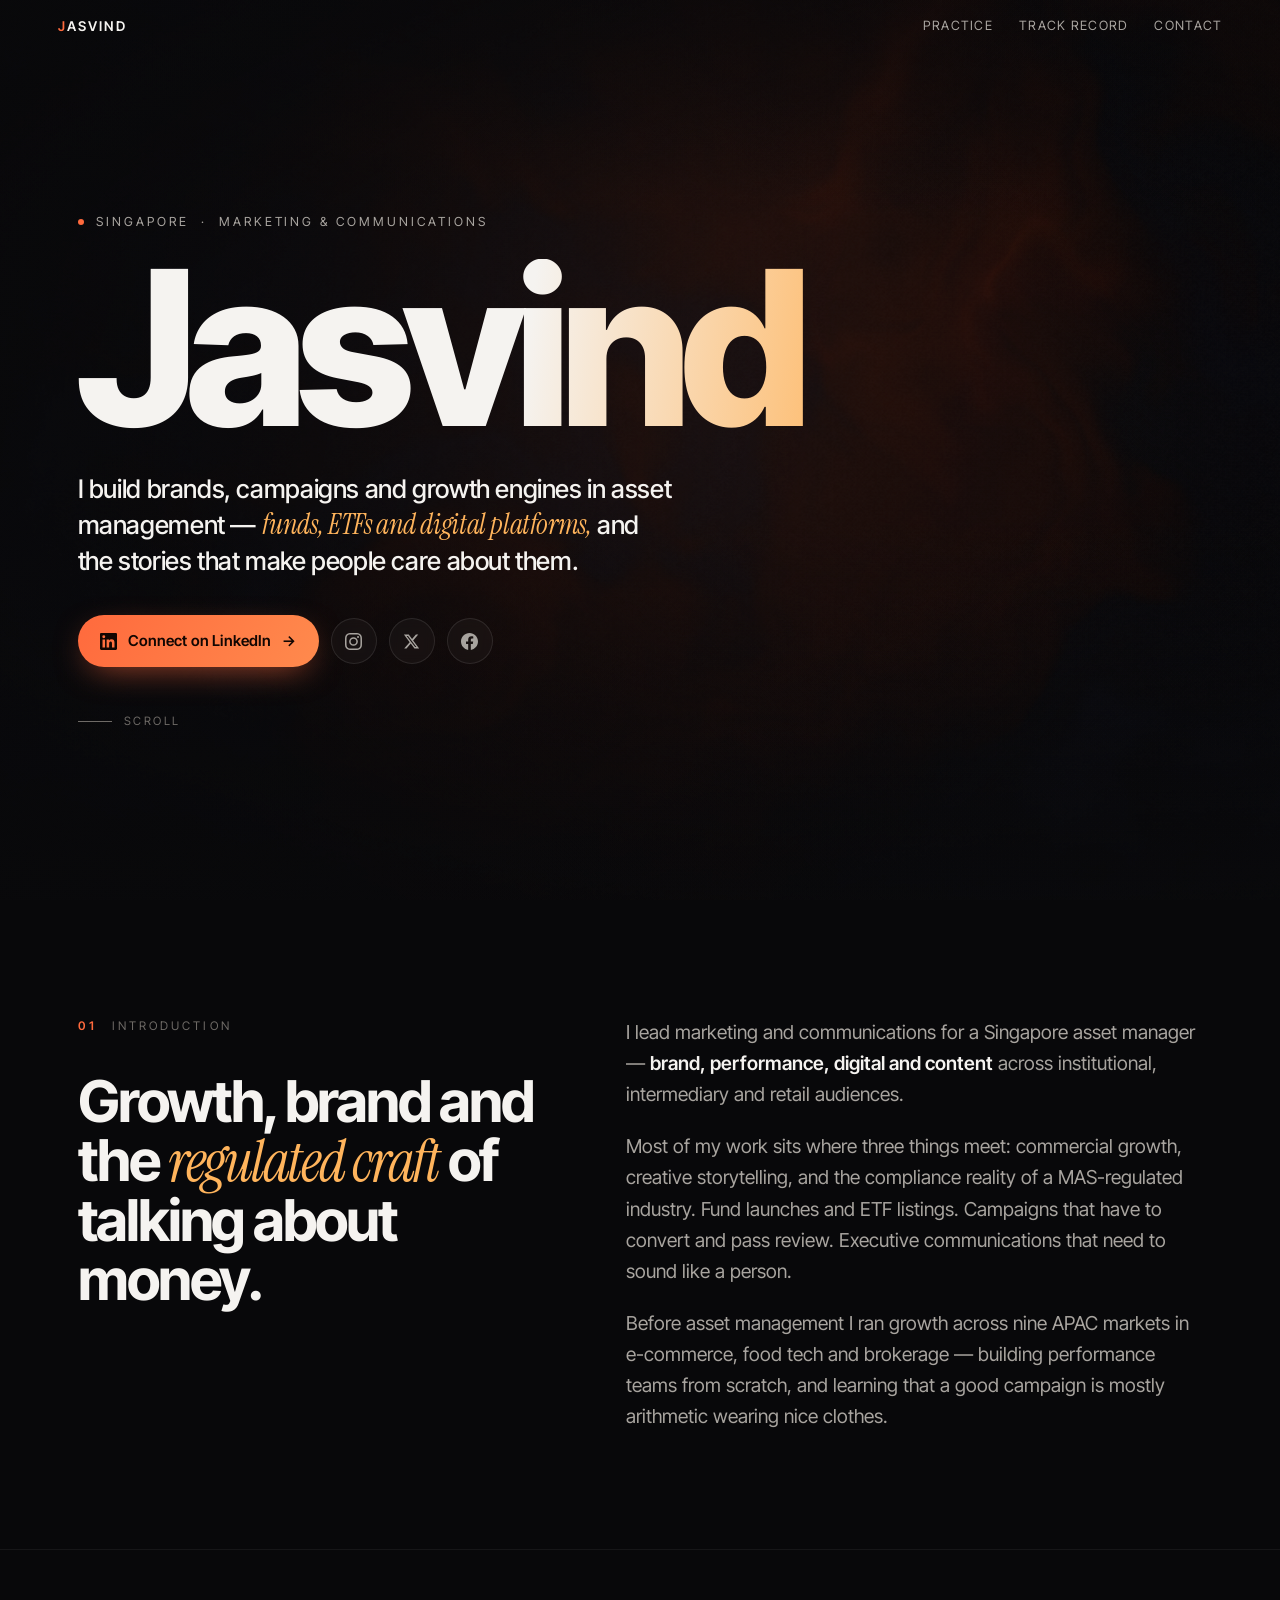
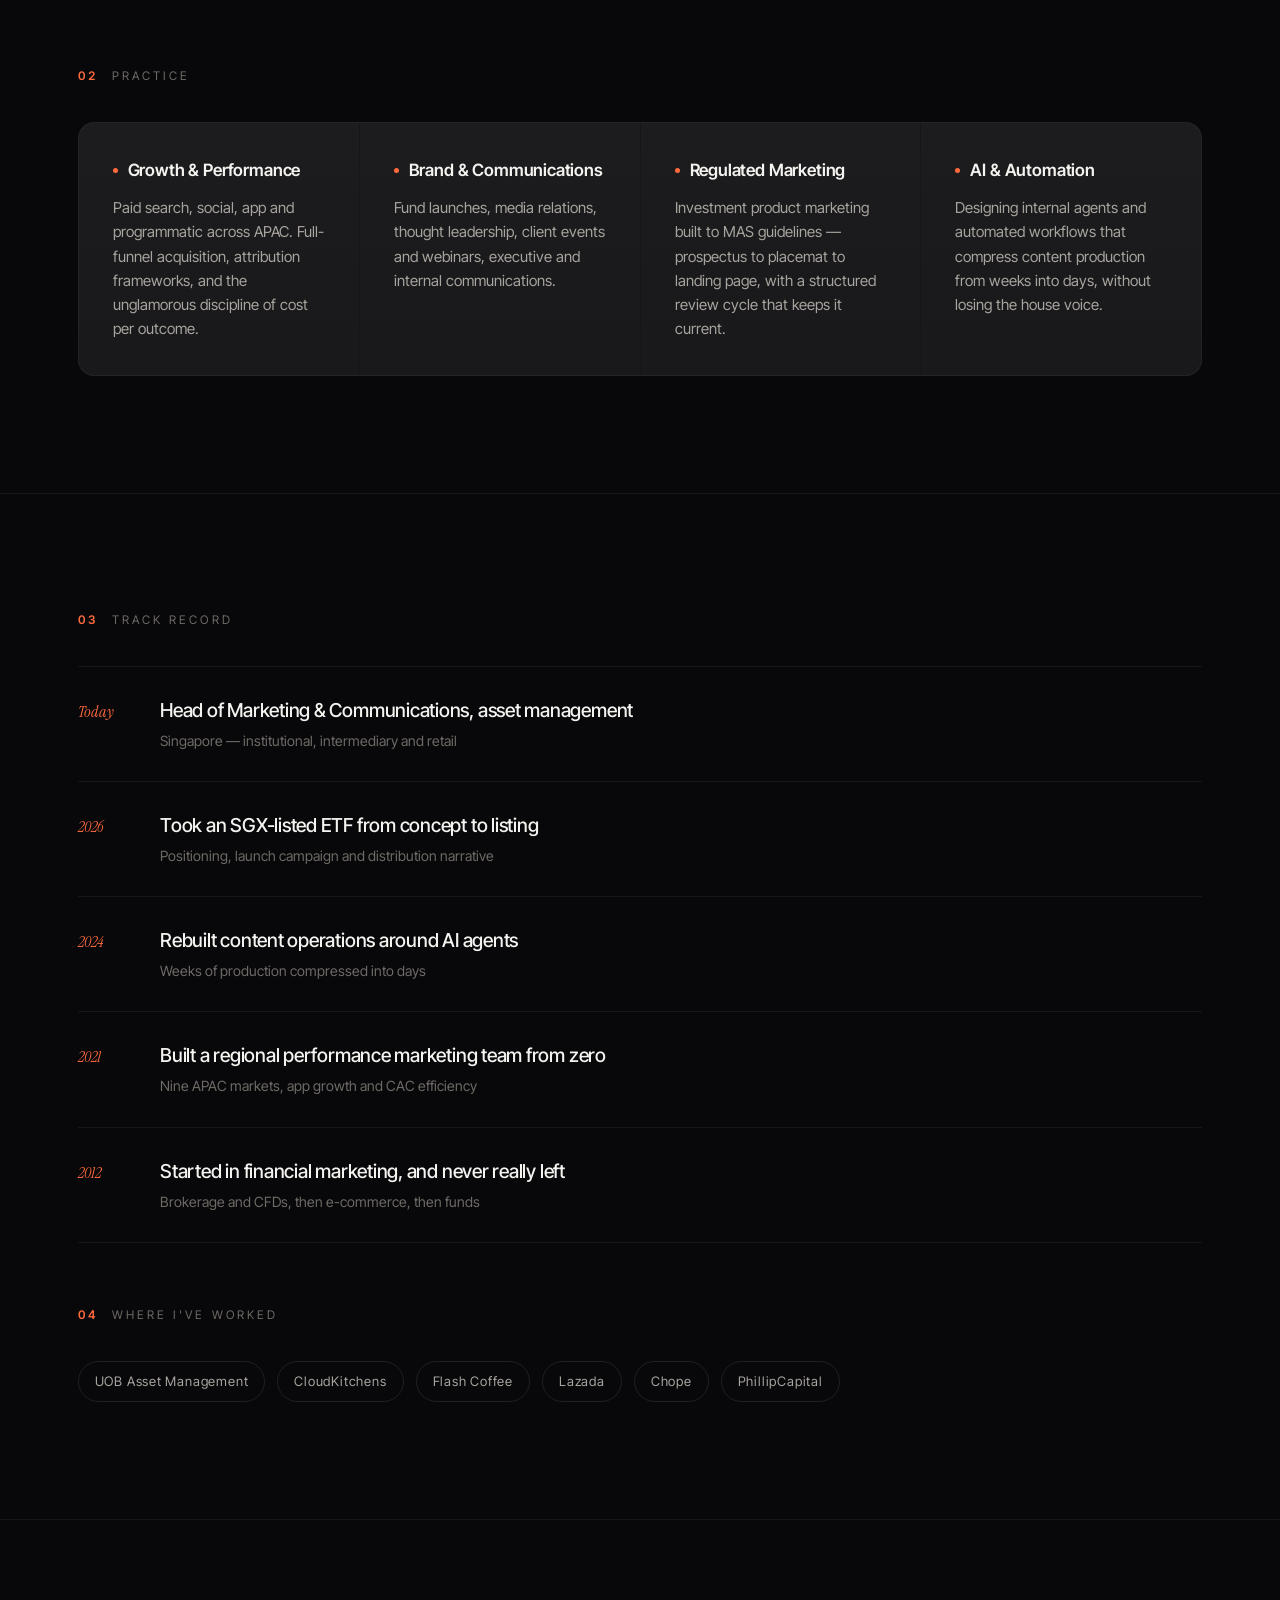
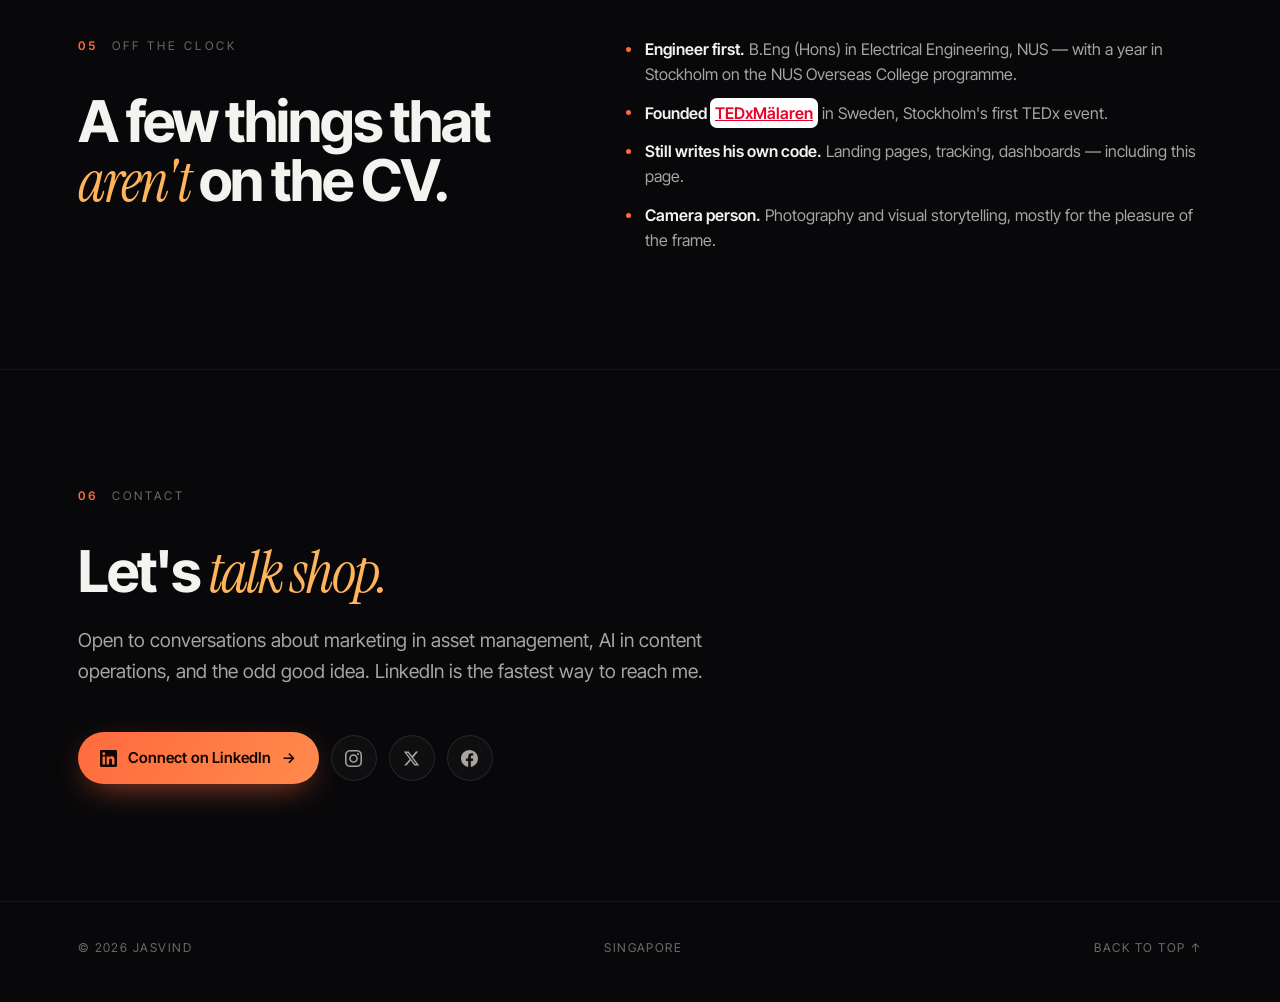
<file: public/index.html>
<!DOCTYPE html>
<html lang="en">
<head>
<meta charset="utf-8">
<meta name="viewport" content="width=device-width, initial-scale=1">
<title>Jasvind — Marketing &amp; Communications</title>
<meta name="description" content="Jasvind Singh — marketing and communications leader in asset management. Brand, growth and regulated financial marketing across APAC. Based in Singapore.">
<meta name="theme-color" content="#08080A">
<link rel="canonical" href="https://jasvind.com/">
<meta property="og:type" content="website">
<meta property="og:url" content="https://jasvind.com/">
<meta property="og:title" content="Jasvind — Marketing &amp; Communications">
<meta property="og:description" content="Marketing and communications leader in asset management. Brand, growth and regulated financial marketing across APAC.">
<meta name="twitter:card" content="summary_large_image">
<link rel="icon" href="data:image/svg+xml,%3Csvg xmlns='http://www.w3.org/2000/svg' viewBox='0 0 100 100'%3E%3Crect width='100' height='100' rx='24' fill='%2308080A'/%3E%3Ctext x='50' y='71' font-family='Georgia,serif' font-size='60' font-style='italic' fill='%23FF6A3D' text-anchor='middle'%3EJ%3C/text%3E%3C/svg%3E">
<link rel="preconnect" href="https://fonts.googleapis.com">
<link rel="preconnect" href="https://fonts.gstatic.com" crossorigin>
<link href="https://fonts.googleapis.com/css2?family=Inter+Tight:wght@400;500;600;700;800&family=Instrument+Serif:ital@0;1&display=swap" rel="stylesheet">

<script type="application/ld+json">
{"@context":"https://schema.org","@type":"Person","name":"Jasvind Singh","url":"https://jasvind.com/","jobTitle":"Head of Marketing & Communications","address":{"@type":"PostalAddress","addressLocality":"Singapore"},"sameAs":["https://www.linkedin.com/in/jasvind","https://www.facebook.com/jasvind","https://www.instagram.com/iamjasvind","https://x.com/jasvind"]}
</script>

<style>
/* ============================================================
   TOKENS
   ============================================================ */
:root{
  --bg:#08080a;
  --bg-2:#0d0d10;
  --ink:#f5f3f0;
  --ink-2:#a8a49f;
  --ink-3:#6e6a66;
  --line:rgba(245,243,240,.10);
  --line-2:rgba(245,243,240,.06);
  --accent:#ff6a3d;
  --accent-2:#ffb45c;

  --sans:"Inter Tight","Inter",-apple-system,BlinkMacSystemFont,"Segoe UI",Helvetica,Arial,sans-serif;
  --serif:"Instrument Serif",Georgia,"Times New Roman",serif;

  --gut:clamp(20px,4.5vw,64px);
  --maxw:1240px;
  --ease:cubic-bezier(.22,.65,.24,1);
}

*,*::before,*::after{box-sizing:border-box}
html{scroll-behavior:smooth;-webkit-text-size-adjust:100%}
body{
  margin:0;background:var(--bg);color:var(--ink);
  font:400 16px/1.6 var(--sans);
  -webkit-font-smoothing:antialiased;text-rendering:optimizeLegibility;
  overflow-x:hidden;
}
img,svg{display:block;max-width:100%}
a{color:inherit}
::selection{background:var(--accent);color:#0a0a0a}
:focus-visible{outline:2px solid var(--accent);outline-offset:4px;border-radius:4px}

.wrap{max-width:var(--maxw);margin-inline:auto;padding-inline:var(--gut)}
.sr{position:absolute;width:1px;height:1px;overflow:hidden;clip:rect(0 0 0 0);white-space:nowrap}
.skip{position:absolute;left:var(--gut);top:-100px;z-index:99;background:var(--accent);color:#0a0a0a;
      padding:10px 16px;border-radius:8px;font-weight:600;transition:top .2s}
.skip:focus{top:14px}

/* ============================================================
   WEBGL STAGE
   ============================================================ */
.stage{position:fixed;inset:0;z-index:0;pointer-events:none;
  /* CSS fallback paints immediately and shows if WebGL is unavailable */
  background:
    radial-gradient(60vw 60vw at 15% 10%,rgba(255,106,61,.20),transparent 60%),
    radial-gradient(50vw 50vw at 85% 80%,rgba(120,90,255,.13),transparent 62%),
    var(--bg);
}
.stage canvas{width:100%;height:100%;display:block}
.stage::after{ /* vignette + scrim so type always wins */
  content:"";position:absolute;inset:0;
  background:
    linear-gradient(100deg,rgba(8,8,10,.86) 0%,rgba(8,8,10,.62) 28%,rgba(8,8,10,.12) 62%,transparent 100%),
    radial-gradient(120% 90% at 50% 45%,transparent 28%,rgba(8,8,10,.50) 76%,rgba(8,8,10,.88) 100%),
    linear-gradient(180deg,rgba(8,8,10,.45) 0%,transparent 24%,transparent 58%,rgba(8,8,10,.80) 100%);
}
.veil{position:fixed;inset:0;z-index:1;pointer-events:none;opacity:.05;mix-blend-mode:overlay;
  background-image:url("data:image/svg+xml,%3Csvg xmlns='http://www.w3.org/2000/svg' width='160' height='160'%3E%3Cfilter id='n'%3E%3CfeTurbulence type='fractalNoise' baseFrequency='.8' numOctaves='3'/%3E%3C/filter%3E%3Crect width='160' height='160' filter='url(%23n)'/%3E%3C/svg%3E")}

.shell{position:relative;z-index:2}

/* ============================================================
   NAV
   ============================================================ */
.nav{position:fixed;top:0;left:0;right:0;z-index:20;
  display:flex;align-items:center;justify-content:space-between;gap:18px;
  padding:16px var(--gut);
  transition:background .4s var(--ease),border-color .4s var(--ease),backdrop-filter .4s;
  border-bottom:1px solid transparent}
.nav.stuck{background:rgba(8,8,10,.72);backdrop-filter:blur(14px) saturate(140%);border-bottom-color:var(--line-2)}
.brand{font:600 .84rem/1 var(--sans);letter-spacing:.16em;text-transform:uppercase;text-decoration:none}
.brand em{font-style:normal;color:var(--accent)}
.navlinks{display:flex;align-items:center;gap:26px;font-size:.8rem;letter-spacing:.1em;text-transform:uppercase;color:var(--ink-2)}
.navlinks a{text-decoration:none;transition:color .25s}
.navlinks a:hover{color:var(--ink)}
@media (max-width:760px){.navlinks .opt{display:none}}

/* ============================================================
   HERO
   ============================================================ */
.hero{min-height:100svh;display:flex;flex-direction:column;justify-content:center;
  padding-block:104px clamp(40px,7vh,84px)}
.eyebrow{margin:0 0 clamp(20px,3vh,32px);font-size:.78rem;letter-spacing:.24em;
  text-transform:uppercase;color:var(--ink-2);line-height:1.7}
.pip{display:inline-block;width:6px;height:6px;border-radius:50%;background:var(--accent);
  margin-right:12px;vertical-align:middle;
  box-shadow:0 0 0 0 rgba(255,106,61,.5);animation:pip 3s ease-out infinite}
@keyframes pip{70%{box-shadow:0 0 0 10px rgba(255,106,61,0)}100%{box-shadow:0 0 0 0 rgba(255,106,61,0)}}

h1{margin:0;font-size:clamp(4.2rem,17vw,13.5rem);font-weight:800;letter-spacing:-.05em;line-height:.82;
  background:linear-gradient(98deg,var(--ink) 0%,var(--ink) 40%,var(--accent-2) 72%,var(--accent) 100%);
  -webkit-background-clip:text;background-clip:text;color:transparent}
.hero-lede{margin:clamp(26px,4vh,44px) 0 0;max-width:40ch;
  font-size:clamp(1.15rem,2.3vw,1.6rem);font-weight:500;line-height:1.35;letter-spacing:-.015em}
.hero-lede em{font-family:var(--serif);font-style:italic;font-weight:400;color:var(--accent-2);font-size:1.1em}

/* social row */
.socials{display:flex;align-items:center;gap:12px;flex-wrap:wrap;margin-top:clamp(28px,4vh,44px)}
.cta{display:inline-flex;align-items:center;gap:11px;padding:14px 22px;border-radius:999px;
  text-decoration:none;font-size:.94rem;font-weight:600;letter-spacing:.01em;
  background:linear-gradient(120deg,var(--accent) 0%,#ff8a4d 100%);color:#120602;
  box-shadow:0 10px 34px -12px rgba(255,106,61,.75);
  transition:transform .25s var(--ease),box-shadow .25s var(--ease)}
.cta:hover{transform:translateY(-2px);box-shadow:0 16px 40px -12px rgba(255,106,61,.9)}
.cta svg{width:17px;height:17px;fill:currentColor}
.cta .arw{transition:transform .25s var(--ease)}
.cta:hover .arw{transform:translateX(4px)}

.icon{display:inline-flex;align-items:center;justify-content:center;width:46px;height:46px;
  border:1px solid var(--line);border-radius:999px;color:var(--ink-2);
  background:rgba(245,243,240,.03);backdrop-filter:blur(6px);
  transition:color .25s,border-color .25s,background .25s,transform .25s var(--ease)}
.icon svg{width:17px;height:17px;fill:currentColor}
.icon:hover{color:var(--ink);border-color:rgba(255,106,61,.6);background:rgba(255,106,61,.10);transform:translateY(-2px)}

.scroll{margin-top:clamp(30px,5vh,58px);display:inline-flex;align-items:center;gap:12px;
  font-size:.72rem;letter-spacing:.22em;text-transform:uppercase;color:var(--ink-3);text-decoration:none}
.scroll i{display:block;width:34px;height:1px;background:var(--ink-3);position:relative;overflow:hidden}
.scroll i::after{content:"";position:absolute;inset:0;background:var(--accent);
  transform:translateX(-100%);animation:sweepline 2.6s var(--ease) infinite}
@keyframes sweepline{0%{transform:translateX(-100%)}60%,100%{transform:translateX(100%)}}

/* ============================================================
   SECTIONS
   ============================================================ */
section{padding:clamp(84px,13vh,160px) 0;position:relative}
.rule{height:1px;background:var(--line-2);border:0;margin:0}

.label{margin:0 0 clamp(26px,4vh,44px);font-size:.74rem;letter-spacing:.26em;
  text-transform:uppercase;color:var(--ink-3);display:flex;align-items:baseline;gap:14px}
.label b{color:var(--accent);font-weight:600;font-variant-numeric:tabular-nums}

h2{margin:0;font-size:clamp(2rem,5vw,3.6rem);font-weight:700;letter-spacing:-.035em;line-height:1.02}
h2 em{font-family:var(--serif);font-style:italic;font-weight:400;color:var(--accent-2)}

.prose{max-width:62ch;font-size:clamp(1.02rem,1.5vw,1.2rem);line-height:1.62;color:var(--ink-2)}
.prose p{margin:0 0 1.1em}
.prose p:last-child{margin-bottom:0}
.prose strong{color:var(--ink);font-weight:600}

.two{display:grid;grid-template-columns:minmax(0,.9fr) minmax(0,1.1fr);gap:clamp(32px,6vw,90px);align-items:start}
@media (max-width:860px){.two{grid-template-columns:1fr;gap:34px}}

/* practice cards */
.grid{display:grid;grid-template-columns:repeat(auto-fit,minmax(248px,1fr));gap:1px;
  background:var(--line-2);border:1px solid var(--line-2);border-radius:16px;overflow:hidden}
.card{background:linear-gradient(180deg,rgba(245,243,240,.028),rgba(245,243,240,.012));
  padding:clamp(24px,3vw,34px);transition:background .35s var(--ease)}
.card:hover{background:linear-gradient(180deg,rgba(255,106,61,.09),rgba(255,106,61,.02))}
.card h3{margin:0 0 12px;font-size:1.06rem;font-weight:600;letter-spacing:-.01em;display:flex;align-items:center;gap:10px}
.card h3 span{width:5px;height:5px;border-radius:50%;background:var(--accent);flex:none}
.card p{margin:0;font-size:.94rem;line-height:1.6;color:var(--ink-2)}

/* marks / highlights */
.marks{list-style:none;margin:0;padding:0;border-block:1px solid var(--line-2)}
.marks li{display:grid;grid-template-columns:auto 1fr;gap:clamp(18px,4vw,44px);
  align-items:baseline;padding:clamp(20px,2.6vw,30px) 0;
  border-top:1px solid var(--line-2);transition:background .3s}
.marks li:first-child{border-top:0}
.marks li:hover{background:rgba(245,243,240,.03)}
.marks .yr{font-family:var(--serif);font-style:italic;font-size:1.02rem;color:var(--accent);min-width:5.5ch}
.marks .txt{font-size:clamp(1rem,1.7vw,1.2rem);font-weight:500;letter-spacing:-.012em;line-height:1.45}
.marks .txt small{display:block;margin-top:6px;font-size:.88rem;font-weight:400;color:var(--ink-3);letter-spacing:0}

/* company strip */
.firms{display:flex;flex-wrap:wrap;gap:10px 12px;padding:0;margin:0;list-style:none}
.firms li{font-size:.82rem;letter-spacing:.06em;color:var(--ink-2);
  border:1px solid var(--line);border-radius:999px;padding:9px 16px;
  transition:color .25s,border-color .25s}
.firms li:hover{color:var(--ink);border-color:rgba(255,106,61,.5)}

/* off-duty */
.facts{list-style:none;margin:0;padding:0;display:grid;gap:14px}
.facts li{display:grid;grid-template-columns:5px 1fr;gap:14px;
  font-size:1rem;color:var(--ink-2);line-height:1.55}
.facts li::before{content:"";width:5px;height:5px;border-radius:50%;
  background:var(--accent);margin-top:.62em}
.facts b{color:var(--ink);font-weight:600}

/* contact */
.contact h2{max-width:16ch}
.contact .socials{margin-top:clamp(30px,5vh,46px)}

/* footer */
footer{padding:36px 0 44px;border-top:1px solid var(--line-2)}
.foot{display:flex;align-items:center;justify-content:space-between;gap:16px;flex-wrap:wrap;
  font-size:.76rem;letter-spacing:.12em;text-transform:uppercase;color:var(--ink-3)}
.foot a{text-decoration:none;transition:color .25s}
.foot a:hover{color:var(--ink)}

/* ============================================================
   MOTION
   ============================================================ */
.rise{opacity:0;transform:translateY(22px);transition:opacity .85s var(--ease),transform .85s var(--ease)}
.rise.in{opacity:1;transform:none}
.rise[data-d="1"]{transition-delay:.08s}
.rise[data-d="2"]{transition-delay:.16s}
.rise[data-d="3"]{transition-delay:.26s}
.rise[data-d="4"]{transition-delay:.36s}
.rise[data-d="5"]{transition-delay:.46s}

@media (max-width:520px){
  .socials{gap:10px}
  .socials .cta{flex:1 0 100%;justify-content:center}
  .icon{width:44px;height:44px}
  .eyebrow{letter-spacing:.18em}
}

@media (prefers-reduced-motion:reduce){
  html{scroll-behavior:auto}
  .rise{opacity:1;transform:none;transition:none}
  .pip,.scroll i::after{animation:none}
  *{transition-duration:.01ms!important}
}
</style>
</head>
<body>
<a class="skip" href="#main">Skip to content</a>

<!-- WebGL stage: one fullscreen quad, one fragment shader, no libraries -->
<div class="stage" aria-hidden="true"><canvas id="gl"></canvas></div>
<div class="veil" aria-hidden="true"></div>

<div class="shell">

  <nav class="nav" id="nav">
    <a class="brand" href="#top"><em>J</em>asvind</a>
    <div class="navlinks">
      <a class="opt" href="#work">Practice</a>
      <a class="opt" href="#marks">Track record</a>
      <a href="#contact">Contact</a>
    </div>
  </nav>

  <main id="main">

    <!-- ── HERO ─────────────────────────────────────────── -->
    <header class="hero wrap" id="top">
      <p class="eyebrow rise" data-d="1"><span class="pip"></span>Singapore &nbsp;·&nbsp; Marketing &amp; Communications</p>

      <h1 class="rise" data-d="2">Jasvind</h1>

      <p class="hero-lede rise" data-d="3">
        I build brands, campaigns and growth engines in asset management — <em>funds, ETFs and digital platforms,</em> and the stories that make people care about them.
      </p>

      <div class="socials rise" data-d="4">
        <a class="cta" href="https://www.linkedin.com/in/jasvind" target="_blank" rel="noopener">
          <svg viewBox="0 0 24 24" aria-hidden="true"><path d="M20.45 20.45h-3.56v-5.57c0-1.33-.03-3.04-1.85-3.04-1.85 0-2.14 1.45-2.14 2.94v5.67H9.35V9h3.42v1.56h.05a3.75 3.75 0 0 1 3.37-1.85c3.6 0 4.27 2.37 4.27 5.46v6.28zM5.34 7.43a2.07 2.07 0 1 1 0-4.14 2.07 2.07 0 0 1 0 4.14zM7.12 20.45H3.55V9h3.57v11.45zM22.22 0H1.77C.79 0 0 .77 0 1.72v20.56C0 23.23.79 24 1.77 24h20.45c.98 0 1.78-.77 1.78-1.72V1.72C24 .77 23.2 0 22.22 0z"/></svg>
          Connect on LinkedIn <span class="arw" aria-hidden="true">→</span>
        </a>
        <a class="icon" href="https://www.instagram.com/iamjasvind" target="_blank" rel="noopener" aria-label="Instagram">
          <svg viewBox="0 0 24 24" aria-hidden="true"><path d="M12 2.16c3.2 0 3.58.01 4.85.07 1.17.05 1.8.25 2.23.41.56.22.96.48 1.38.9.42.42.68.82.9 1.38.16.42.36 1.06.41 2.23.06 1.27.07 1.65.07 4.85s-.01 3.58-.07 4.85c-.05 1.17-.25 1.8-.41 2.23-.22.56-.48.96-.9 1.38-.42.42-.82.68-1.38.9-.42.16-1.06.36-2.23.41-1.27.06-1.65.07-4.85.07s-3.58-.01-4.85-.07c-1.17-.05-1.8-.25-2.23-.41a3.8 3.8 0 0 1-1.38-.9 3.8 3.8 0 0 1-.9-1.38c-.16-.42-.36-1.06-.41-2.23C2.17 15.58 2.16 15.2 2.16 12s.01-3.58.07-4.85c.05-1.17.25-1.8.41-2.23.22-.56.48-.96.9-1.38.42-.42.82-.68 1.38-.9.42-.16 1.06-.36 2.23-.41C8.42 2.17 8.8 2.16 12 2.16zM12 0C8.74 0 8.33.01 7.05.07 5.78.13 4.9.33 4.14.63c-.79.3-1.46.72-2.12 1.39C1.35 2.68.93 3.35.63 4.14.33 4.9.13 5.78.07 7.05.01 8.33 0 8.74 0 12s.01 3.67.07 4.95c.06 1.27.26 2.15.56 2.91.3.79.72 1.46 1.39 2.12.66.67 1.33 1.09 2.12 1.39.76.3 1.64.5 2.91.56C8.33 23.99 8.74 24 12 24s3.67-.01 4.95-.07c1.27-.06 2.15-.26 2.91-.56.79-.3 1.46-.72 2.12-1.39.67-.66 1.09-1.33 1.39-2.12.3-.76.5-1.64.56-2.91.06-1.28.07-1.69.07-4.95s-.01-3.67-.07-4.95c-.06-1.27-.26-2.15-.56-2.91-.3-.79-.72-1.46-1.39-2.12A5.9 5.9 0 0 0 19.86.63c-.76-.3-1.64-.5-2.91-.56C15.67.01 15.26 0 12 0zm0 5.84a6.16 6.16 0 1 0 0 12.32 6.16 6.16 0 0 0 0-12.32zm0 10.16a4 4 0 1 1 0-8 4 4 0 0 1 0 8zm7.85-10.4a1.44 1.44 0 1 1-2.88 0 1.44 1.44 0 0 1 2.88 0z"/></svg>
        </a>
        <a class="icon" href="https://x.com/jasvind" target="_blank" rel="noopener" aria-label="X (Twitter)">
          <svg viewBox="0 0 24 24" aria-hidden="true"><path d="M18.24 2.25h3.31l-7.23 8.26 8.5 11.24h-6.65l-5.22-6.82-5.96 6.82H1.68l7.73-8.84L1.25 2.25h6.82l4.71 6.23 5.46-6.23zm-1.16 17.52h1.83L7.05 4.13H5.08l12 15.64z"/></svg>
        </a>
        <a class="icon" href="https://www.facebook.com/jasvind" target="_blank" rel="noopener" aria-label="Facebook">
          <svg viewBox="0 0 24 24" aria-hidden="true"><path d="M24 12.07C24 5.4 18.63 0 12 0S0 5.4 0 12.07C0 18.1 4.39 23.1 10.13 24v-8.44H7.08v-3.49h3.05V9.41c0-3.02 1.79-4.69 4.53-4.69 1.31 0 2.68.24 2.68.24v2.96h-1.51c-1.49 0-1.96.93-1.96 1.89v2.26h3.33l-.53 3.49h-2.8V24C19.61 23.1 24 18.1 24 12.07z"/></svg>
        </a>
      </div>

      <a class="scroll rise" data-d="5" href="#about"><i aria-hidden="true"></i>Scroll</a>
    </header>

    <!-- ── ABOUT ────────────────────────────────────────── -->
    <section id="about" class="wrap">
      <div class="two">
        <div>
          <p class="label rise"><b>01</b> Introduction</p>
          <h2 class="rise" data-d="1">Growth, brand and the <em>regulated craft</em> of talking about money.</h2>
        </div>
        <div class="prose rise" data-d="2">
          <p>I lead marketing and communications for a Singapore asset manager — <strong>brand, performance, digital and content</strong> across institutional, intermediary and retail audiences.</p>
          <p>Most of my work sits where three things meet: commercial growth, creative storytelling, and the compliance reality of a MAS-regulated industry. Fund launches and ETF listings. Campaigns that have to convert and pass review. Executive communications that need to sound like a person.</p>
          <p>Before asset management I ran growth across nine APAC markets in e-commerce, food tech and brokerage — building performance teams from scratch, and learning that a good campaign is mostly arithmetic wearing nice clothes.</p>
        </div>
      </div>
    </section>

    <hr class="rule">

    <!-- ── PRACTICE ─────────────────────────────────────── -->
    <section id="work" class="wrap">
      <p class="label rise"><b>02</b> Practice</p>
      <div class="grid">
        <article class="card rise" data-d="1">
          <h3><span></span>Growth &amp; Performance</h3>
          <p>Paid search, social, app and programmatic across APAC. Full-funnel acquisition, attribution frameworks, and the unglamorous discipline of cost per outcome.</p>
        </article>
        <article class="card rise" data-d="2">
          <h3><span></span>Brand &amp; Communications</h3>
          <p>Fund launches, media relations, thought leadership, client events and webinars, executive and internal communications.</p>
        </article>
        <article class="card rise" data-d="3">
          <h3><span></span>Regulated Marketing</h3>
          <p>Investment product marketing built to MAS guidelines — prospectus to placemat to landing page, with a structured review cycle that keeps it current.</p>
        </article>
        <article class="card rise" data-d="4">
          <h3><span></span>AI &amp; Automation</h3>
          <p>Designing internal agents and automated workflows that compress content production from weeks into days, without losing the house voice.</p>
        </article>
      </div>
    </section>

    <hr class="rule">

    <!-- ── TRACK RECORD ─────────────────────────────────── -->
    <section id="marks" class="wrap">
      <p class="label rise"><b>03</b> Track record</p>
      <ul class="marks">
        <li class="rise"><span class="yr">Today</span><span class="txt">Head of Marketing &amp; Communications, asset management<small>Singapore — institutional, intermediary and retail</small></span></li>
        <li class="rise" data-d="1"><span class="yr">2026</span><span class="txt">Took an SGX-listed ETF from concept to listing<small>Positioning, launch campaign and distribution narrative</small></span></li>
        <li class="rise" data-d="2"><span class="yr">2024</span><span class="txt">Rebuilt content operations around AI agents<small>Weeks of production compressed into days</small></span></li>
        <li class="rise" data-d="3"><span class="yr">2021</span><span class="txt">Built a regional performance marketing team from zero<small>Nine APAC markets, app growth and CAC efficiency</small></span></li>
        <li class="rise" data-d="4"><span class="yr">2012</span><span class="txt">Started in financial marketing, and never really left<small>Brokerage and CFDs, then e-commerce, then funds</small></span></li>
      </ul>

      <p class="label rise" style="margin-top:clamp(48px,7vh,80px)"><b>04</b> Where I've worked</p>
      <ul class="firms rise" data-d="1">
        <li>UOB Asset Management</li><li>CloudKitchens</li><li>Flash Coffee</li>
        <li>Lazada</li><li>Chope</li><li>PhillipCapital</li>
      </ul>
    </section>

    <hr class="rule">

    <!-- ── OFF DUTY ─────────────────────────────────────── -->
    <section id="beyond" class="wrap">
      <div class="two">
        <div>
          <p class="label rise"><b>05</b> Off the clock</p>
          <h2 class="rise" data-d="1">A few things that <em>aren't</em> on the CV.</h2>
        </div>
        <ul class="facts rise" data-d="2">
          <li><span><b>Engineer first.</b> B.Eng (Hons) in Electrical Engineering, NUS — with a year in Stockholm on the NUS Overseas College programme.</span></li>
          <li><span><b>Founded <a style="color: #eb0028;background-color: #FFF; padding: 5px; border-radius: 7px;" href="https://www.ted.com/tedx/events/724">TEDx<span lang="sv">Mälaren</span></a></b> in Sweden, Stockholm's first TEDx event.</span></li>
          <li><span><b>Still writes his own code.</b> Landing pages, tracking, dashboards — including this page.</span></li>
          <li><span><b>Camera person.</b> Photography and visual storytelling, mostly for the pleasure of the frame.</span></li>
        </ul>
      </div>
    </section>

    <hr class="rule">

    <!-- ── CONTACT ──────────────────────────────────────── -->
    <section id="contact" class="wrap contact">
      <p class="label rise"><b>06</b> Contact</p>
      <h2 class="rise" data-d="1">Let's <em>talk shop.</em></h2>
      <p class="prose rise" data-d="2" style="margin-top:22px">Open to conversations about marketing in asset management, AI in content operations, and the odd good idea. LinkedIn is the fastest way to reach me.</p>

      <div class="socials rise" data-d="3">
        <a class="cta" href="https://www.linkedin.com/in/jasvind" target="_blank" rel="noopener">
          <svg viewBox="0 0 24 24" aria-hidden="true"><path d="M20.45 20.45h-3.56v-5.57c0-1.33-.03-3.04-1.85-3.04-1.85 0-2.14 1.45-2.14 2.94v5.67H9.35V9h3.42v1.56h.05a3.75 3.75 0 0 1 3.37-1.85c3.6 0 4.27 2.37 4.27 5.46v6.28zM5.34 7.43a2.07 2.07 0 1 1 0-4.14 2.07 2.07 0 0 1 0 4.14zM7.12 20.45H3.55V9h3.57v11.45zM22.22 0H1.77C.79 0 0 .77 0 1.72v20.56C0 23.23.79 24 1.77 24h20.45c.98 0 1.78-.77 1.78-1.72V1.72C24 .77 23.2 0 22.22 0z"/></svg>
          Connect on LinkedIn <span class="arw" aria-hidden="true">→</span>
        </a>
        <a class="icon" href="https://www.instagram.com/iamjasvind" target="_blank" rel="noopener" aria-label="Instagram">
          <svg viewBox="0 0 24 24" aria-hidden="true"><path d="M12 2.16c3.2 0 3.58.01 4.85.07 1.17.05 1.8.25 2.23.41.56.22.96.48 1.38.9.42.42.68.82.9 1.38.16.42.36 1.06.41 2.23.06 1.27.07 1.65.07 4.85s-.01 3.58-.07 4.85c-.05 1.17-.25 1.8-.41 2.23-.22.56-.48.96-.9 1.38-.42.42-.82.68-1.38.9-.42.16-1.06.36-2.23.41-1.27.06-1.65.07-4.85.07s-3.58-.01-4.85-.07c-1.17-.05-1.8-.25-2.23-.41a3.8 3.8 0 0 1-1.38-.9 3.8 3.8 0 0 1-.9-1.38c-.16-.42-.36-1.06-.41-2.23C2.17 15.58 2.16 15.2 2.16 12s.01-3.58.07-4.85c.05-1.17.25-1.8.41-2.23.22-.56.48-.96.9-1.38.42-.42.82-.68 1.38-.9.42-.16 1.06-.36 2.23-.41C8.42 2.17 8.8 2.16 12 2.16zM12 0C8.74 0 8.33.01 7.05.07 5.78.13 4.9.33 4.14.63c-.79.3-1.46.72-2.12 1.39C1.35 2.68.93 3.35.63 4.14.33 4.9.13 5.78.07 7.05.01 8.33 0 8.74 0 12s.01 3.67.07 4.95c.06 1.27.26 2.15.56 2.91.3.79.72 1.46 1.39 2.12.66.67 1.33 1.09 2.12 1.39.76.3 1.64.5 2.91.56C8.33 23.99 8.74 24 12 24s3.67-.01 4.95-.07c1.27-.06 2.15-.26 2.91-.56.79-.3 1.46-.72 2.12-1.39.67-.66 1.09-1.33 1.39-2.12.3-.76.5-1.64.56-2.91.06-1.28.07-1.69.07-4.95s-.01-3.67-.07-4.95c-.06-1.27-.26-2.15-.56-2.91-.3-.79-.72-1.46-1.39-2.12A5.9 5.9 0 0 0 19.86.63c-.76-.3-1.64-.5-2.91-.56C15.67.01 15.26 0 12 0zm0 5.84a6.16 6.16 0 1 0 0 12.32 6.16 6.16 0 0 0 0-12.32zm0 10.16a4 4 0 1 1 0-8 4 4 0 0 1 0 8zm7.85-10.4a1.44 1.44 0 1 1-2.88 0 1.44 1.44 0 0 1 2.88 0z"/></svg>
        </a>
        <a class="icon" href="https://x.com/jasvind" target="_blank" rel="noopener" aria-label="X (Twitter)">
          <svg viewBox="0 0 24 24" aria-hidden="true"><path d="M18.24 2.25h3.31l-7.23 8.26 8.5 11.24h-6.65l-5.22-6.82-5.96 6.82H1.68l7.73-8.84L1.25 2.25h6.82l4.71 6.23 5.46-6.23zm-1.16 17.52h1.83L7.05 4.13H5.08l12 15.64z"/></svg>
        </a>
        <a class="icon" href="https://www.facebook.com/jasvind" target="_blank" rel="noopener" aria-label="Facebook">
          <svg viewBox="0 0 24 24" aria-hidden="true"><path d="M24 12.07C24 5.4 18.63 0 12 0S0 5.4 0 12.07C0 18.1 4.39 23.1 10.13 24v-8.44H7.08v-3.49h3.05V9.41c0-3.02 1.79-4.69 4.53-4.69 1.31 0 2.68.24 2.68.24v2.96h-1.51c-1.49 0-1.96.93-1.96 1.89v2.26h3.33l-.53 3.49h-2.8V24C19.61 23.1 24 18.1 24 12.07z"/></svg>
        </a>
      </div>
    </section>

  </main>

  <footer>
    <div class="wrap foot">
      <span>&copy; <span id="yr">2026</span> Jasvind</span>
      <span>Singapore</span>
      <a href="#top">Back to top ↑</a>
    </div>
  </footer>

</div>

<script>
(function () {
  'use strict';
  var reduce = matchMedia('(prefers-reduced-motion: reduce)').matches;

  /* ---------- year ---------- */
  document.getElementById('yr').textContent = new Date().getFullYear();

  /* ---------- sticky nav ---------- */
  var nav = document.getElementById('nav'), ticking = false;
  addEventListener('scroll', function () {
    if (ticking) return; ticking = true;
    requestAnimationFrame(function () {
      nav.classList.toggle('stuck', scrollY > 40); ticking = false;
    });
  }, { passive: true });

  /* ---------- reveal on scroll ---------- */
  var risers = document.querySelectorAll('.rise');
  if (reduce || !('IntersectionObserver' in window)) {
    risers.forEach(function (n) { n.classList.add('in'); });
  } else {
    var io = new IntersectionObserver(function (entries) {
      entries.forEach(function (e) {
        if (e.isIntersecting) { e.target.classList.add('in'); io.unobserve(e.target); }
      });
    }, { rootMargin: '0px 0px -12% 0px', threshold: 0.12 });
    risers.forEach(function (n) { io.observe(n); });
  }

  /* ==========================================================
     WEBGL BACKDROP
     One fullscreen triangle. One fragment shader. Zero libraries.
     Domain-warped fBm → molten copper caustics over obsidian.
     ========================================================== */
  var canvas = document.getElementById('gl');
  var gl = canvas.getContext('webgl', {
    alpha: false, antialias: false, depth: false, stencil: false,
    powerPreference: 'low-power', preserveDrawingBuffer: false
  }) || canvas.getContext('experimental-webgl');
  if (!gl) return; // CSS gradient fallback stays visible

  var VERT =
    'attribute vec2 p;void main(){gl_Position=vec4(p,0.0,1.0);}';

  var FRAG = [
    'precision mediump float;',
    'uniform vec2 u_res;uniform float u_t;uniform vec2 u_m;',
    'float hash(vec2 p){return fract(sin(dot(p,vec2(127.1,311.7)))*43758.5453);}',
    'float noise(vec2 p){vec2 i=floor(p),f=fract(p);vec2 u=f*f*(3.0-2.0*f);',
    '  return mix(mix(hash(i),hash(i+vec2(1.0,0.0)),u.x),',
    '             mix(hash(i+vec2(0.0,1.0)),hash(i+vec2(1.0,1.0)),u.x),u.y);}',
    'float fbm(vec2 p){float v=0.0,a=0.5;mat2 m=mat2(1.6,1.2,-1.2,1.6);',
    '  for(int i=0;i<5;i++){v+=a*noise(p);p=m*p;a*=0.5;}return v;}',
    'void main(){',
    '  vec2 uv=(gl_FragCoord.xy-0.5*u_res)/u_res.y;',
    '  float t=u_t*0.045;',
    // two-pass domain warp — the "liquid" of the liquid metal
    '  vec2 q=vec2(fbm(uv*1.35+t),fbm(uv*1.35+vec2(5.2,1.3)-t));',
    '  vec2 r=vec2(fbm(uv*1.35+2.6*q+vec2(1.7,9.2)+t*1.4),',
    '              fbm(uv*1.35+2.6*q+vec2(8.3,2.8)-t*1.2));',
    '  float f=fbm(uv*1.35+2.8*r);',
    // palette: obsidian → ember → copper → gold
    '  vec3 ink=vec3(0.029,0.029,0.037);',
    '  vec3 ember=vec3(0.155,0.052,0.028);',
    '  vec3 copper=vec3(0.86,0.36,0.20);',
    '  vec3 gold=vec3(1.0,0.706,0.361);',
    '  vec3 col=mix(ink,ember,smoothstep(0.36,0.84,f));',
    '  col=mix(col,copper,smoothstep(0.68,0.98,f)*0.52);',
    '  col=mix(col,gold,pow(smoothstep(0.82,1.02,f),2.4)*0.36);',
    // a cool counterweight so it does not read as one flat orange
    '  col+=vec3(0.05,0.06,0.13)*smoothstep(0.55,0.0,f)*length(r);',
    // cursor warmth
    '  vec2 mp=(u_m-0.5*u_res)/u_res.y;',
    '  col+=copper*0.10*exp(-7.0*dot(uv-mp,uv-mp));',
    // slow breathing + vignette + dither (kills banding on dark gradients)
    '  col*=0.92+0.08*sin(u_t*0.18);',
    '  col*=1.0-0.62*smoothstep(0.30,1.15,length(uv*vec2(0.80,1.0)));',
    '  col+=(hash(gl_FragCoord.xy+u_t)-0.5)*0.012;',
    '  gl_FragColor=vec4(col,1.0);}'
  ].join('\n');

  function compile(type, src) {
    var s = gl.createShader(type);
    gl.shaderSource(s, src); gl.compileShader(s);
    return gl.getShaderParameter(s, gl.COMPILE_STATUS) ? s : null;
  }
  var vs = compile(gl.VERTEX_SHADER, VERT), fs = compile(gl.FRAGMENT_SHADER, FRAG);
  if (!vs || !fs) return;

  var prog = gl.createProgram();
  gl.attachShader(prog, vs); gl.attachShader(prog, fs); gl.linkProgram(prog);
  if (!gl.getProgramParameter(prog, gl.LINK_STATUS)) return;
  gl.useProgram(prog);

  gl.bindBuffer(gl.ARRAY_BUFFER, gl.createBuffer());
  gl.bufferData(gl.ARRAY_BUFFER, new Float32Array([-1, -1, 3, -1, -1, 3]), gl.STATIC_DRAW);
  var loc = gl.getAttribLocation(prog, 'p');
  gl.enableVertexAttribArray(loc);
  gl.vertexAttribPointer(loc, 2, gl.FLOAT, false, 0, 0);

  var uRes = gl.getUniformLocation(prog, 'u_res'),
      uT   = gl.getUniformLocation(prog, 'u_t'),
      uM   = gl.getUniformLocation(prog, 'u_m');

  // Render below native resolution and let the GPU upscale — the visual is
  // low-frequency, so 55–65% costs nothing visually and buys a lot of frames.
  var SCALE = 0.6, DPR_CAP = 1.5, mouse = [0, 0], w = 0, h = 0;

  function resize() {
    var dpr = Math.min(devicePixelRatio || 1, DPR_CAP) * SCALE;
    w = Math.max(1, Math.floor(innerWidth * dpr));
    h = Math.max(1, Math.floor(innerHeight * dpr));
    if (canvas.width !== w || canvas.height !== h) {
      canvas.width = w; canvas.height = h;
      gl.viewport(0, 0, w, h);
    }
    gl.uniform2f(uRes, w, h);
    mouse = [w * 0.5, h * 0.62];
  }

  var rt;
  addEventListener('resize', function () {
    clearTimeout(rt); rt = setTimeout(function () { resize(); if (reduce) frame(0); }, 140);
  }, { passive: true });

  if (matchMedia('(hover:hover) and (pointer:fine)').matches) {
    addEventListener('pointermove', function (e) {
      var dpr = Math.min(devicePixelRatio || 1, DPR_CAP) * SCALE;
      mouse[0] = e.clientX * dpr;
      mouse[1] = h - e.clientY * dpr;
    }, { passive: true });
  }

  var start = performance.now(), running = false, raf = 0, last = 0;
  // The motion is low-frequency, so 30fps is indistinguishable from 60
  // and halves GPU work. Laptops on battery notice; eyes do not.
  var STEP = 1000 / 30;

  function frame(now) {
    if (running) raf = requestAnimationFrame(frame);
    if (running && now - last < STEP) return;
    last = now;
    gl.uniform1f(uT, (now - start) * 0.001);
    gl.uniform2f(uM, mouse[0], mouse[1]);
    gl.drawArrays(gl.TRIANGLES, 0, 3);
  }
  function play()  { if (!running && !reduce) { running = true; raf = requestAnimationFrame(frame); } }
  function pause() { running = false; cancelAnimationFrame(raf); }

  resize();

  if (reduce) {
    frame(start); // one static, beautiful frame — no loop, no battery cost
  } else {
    play();
    // Stop painting when the tab is hidden or the canvas is scrolled past.
    document.addEventListener('visibilitychange', function () {
      document.hidden ? pause() : play();
    });
    // Lose the context gracefully rather than crashing the page.
    canvas.addEventListener('webglcontextlost', function (e) { e.preventDefault(); pause(); });
    canvas.addEventListener('webglcontextrestored', function () { resize(); play(); });
  }
})();
</script>
</body>
</html>
</file>
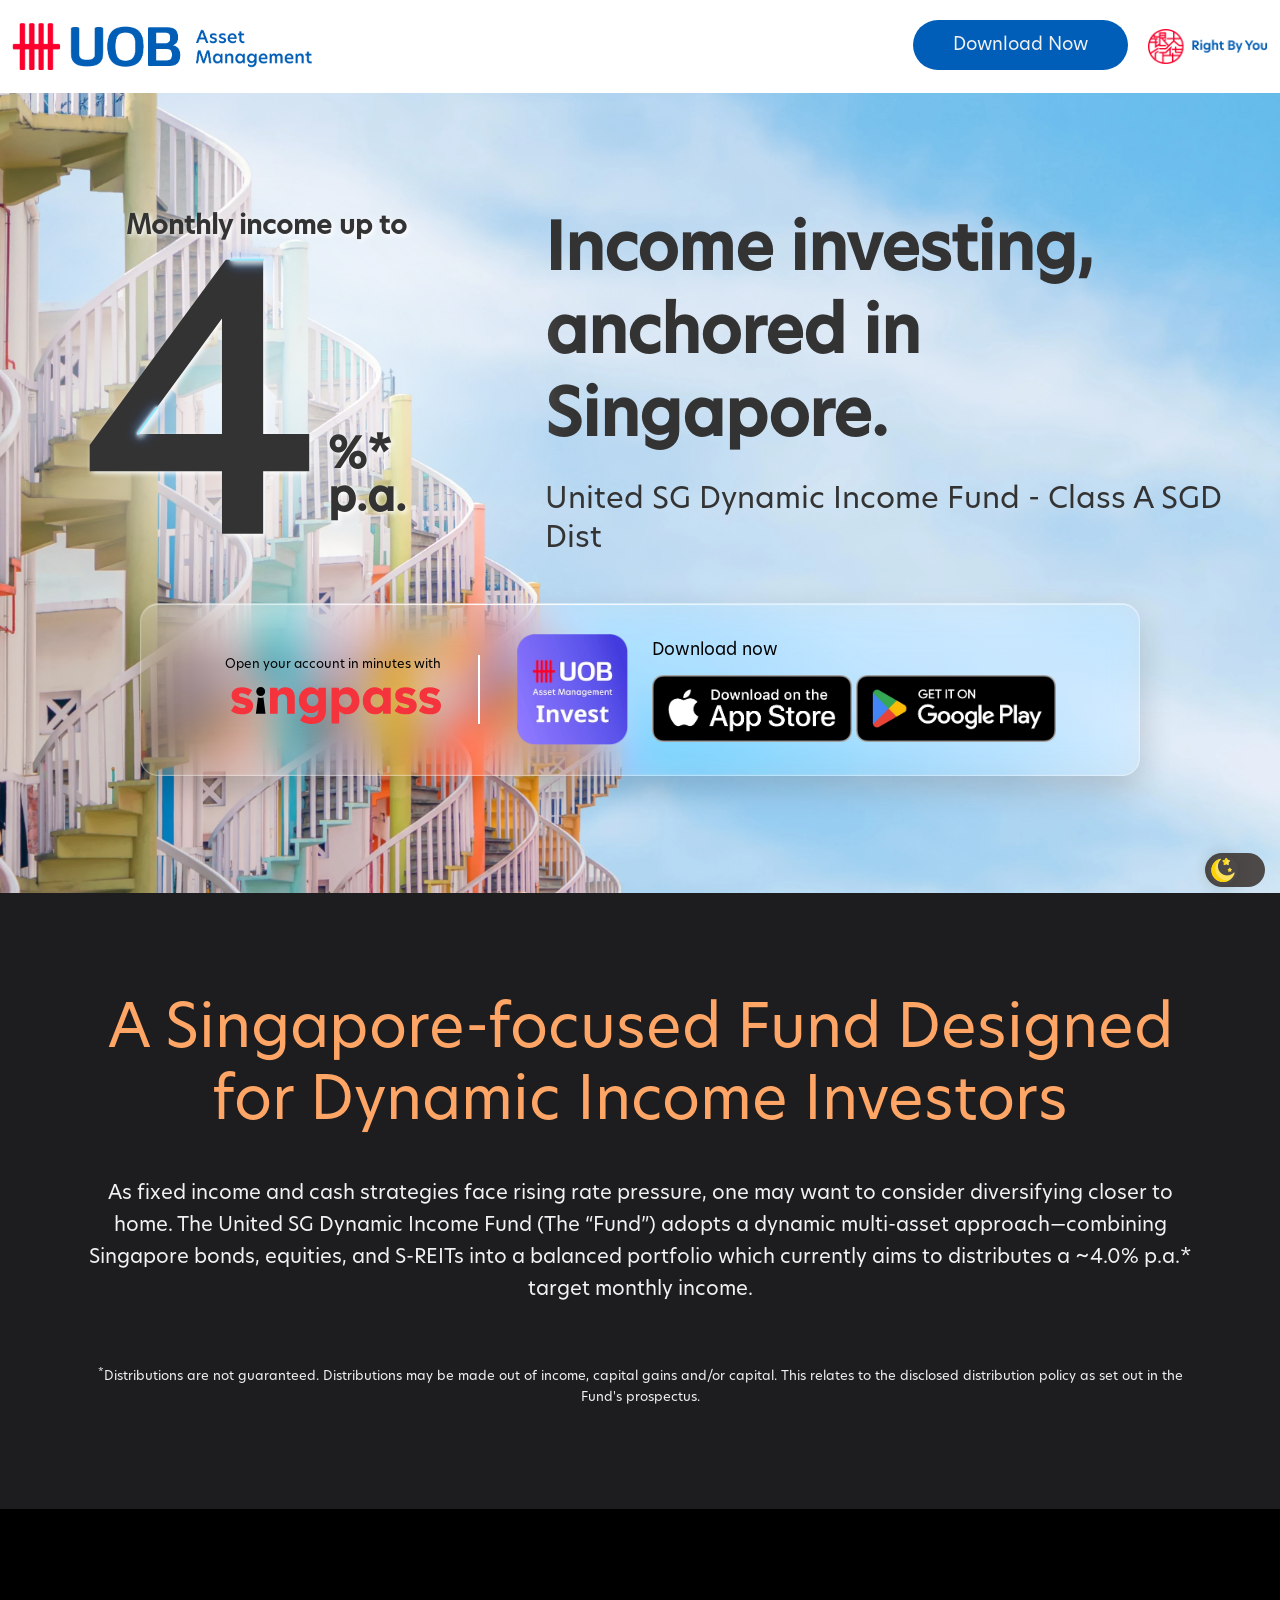
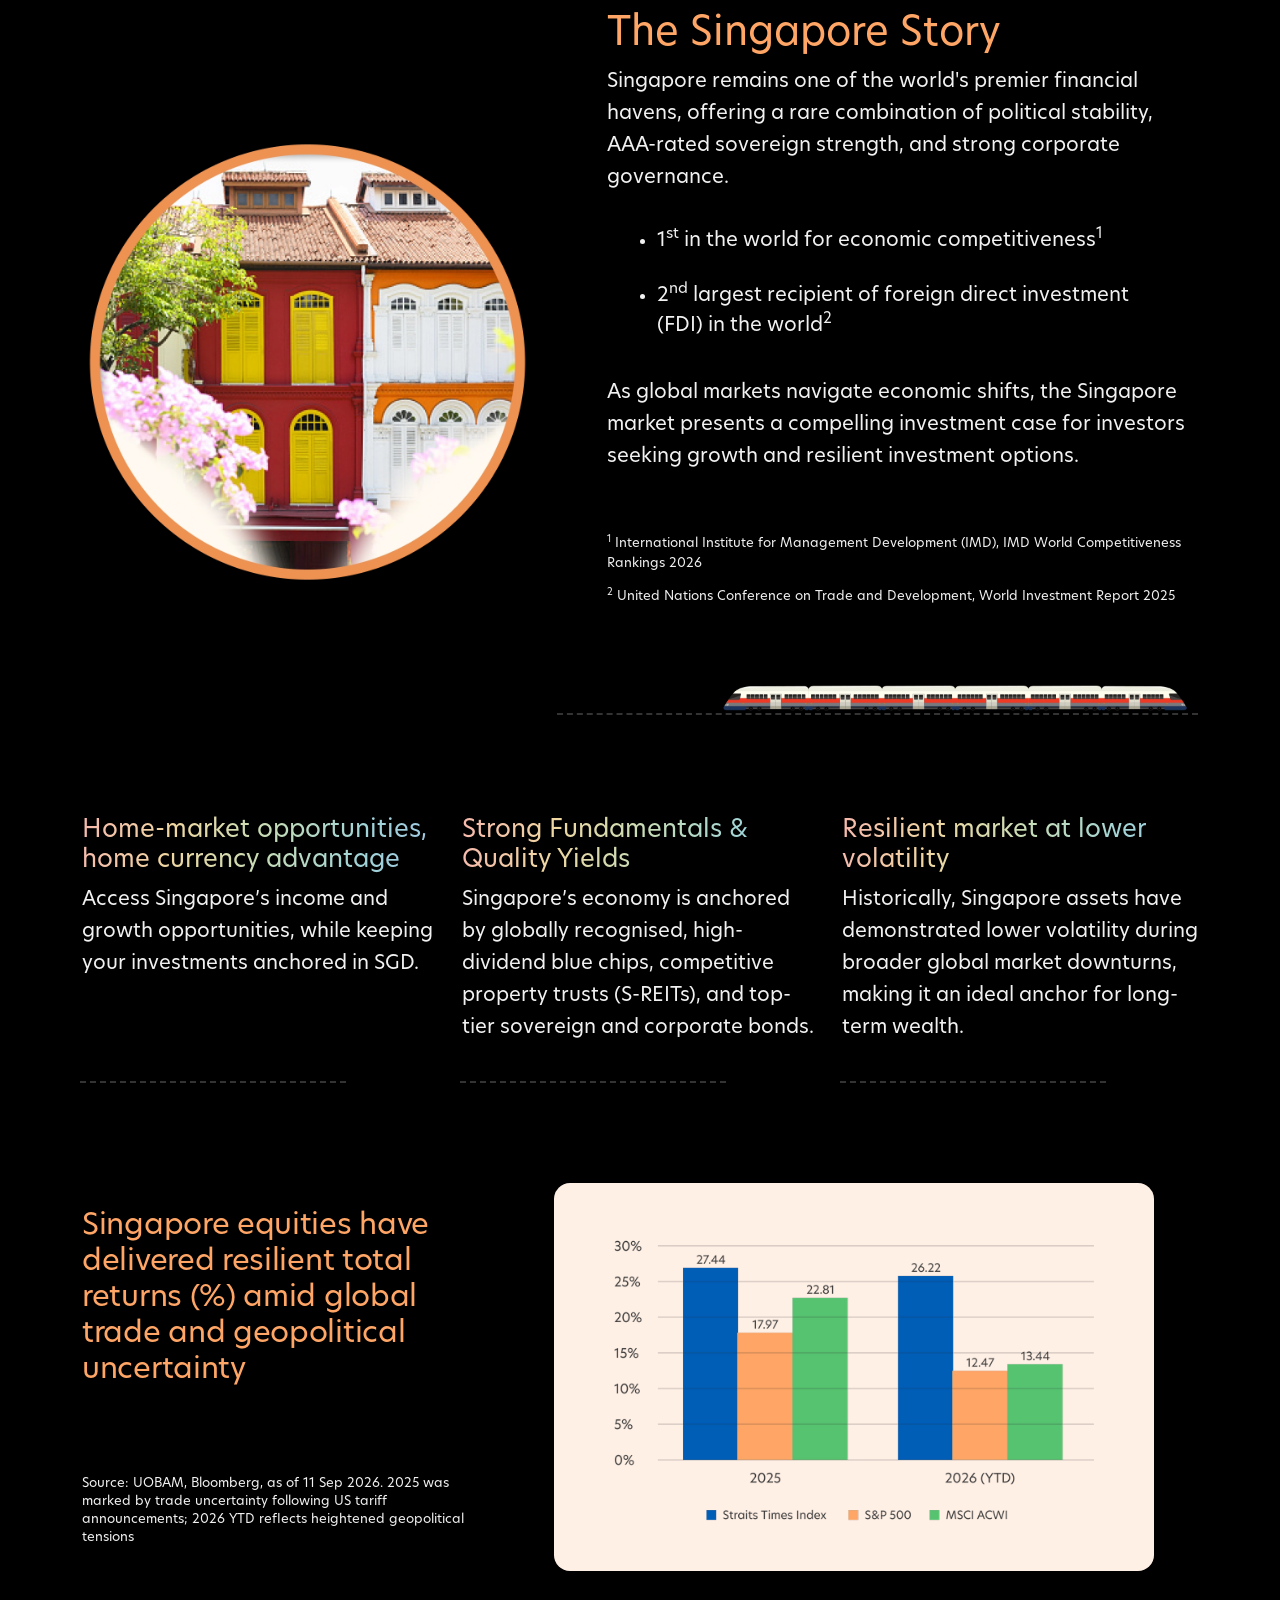
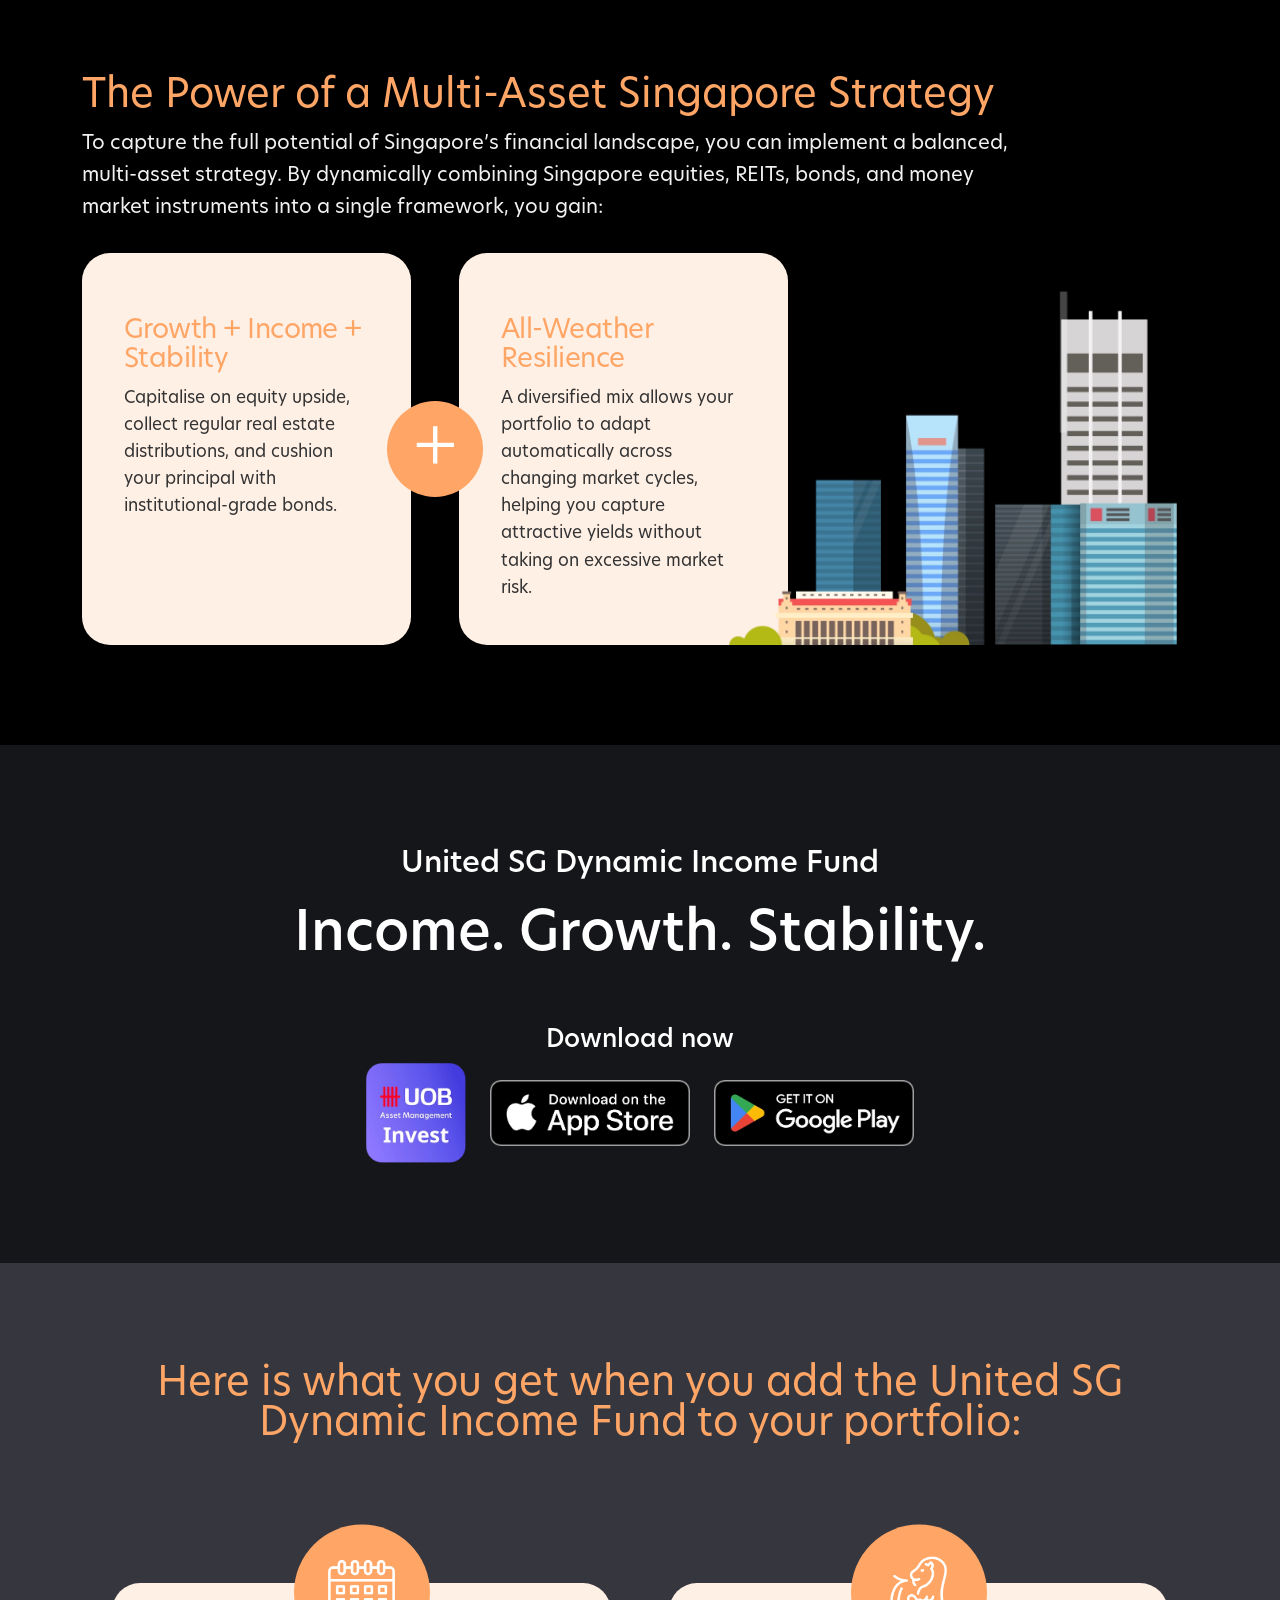
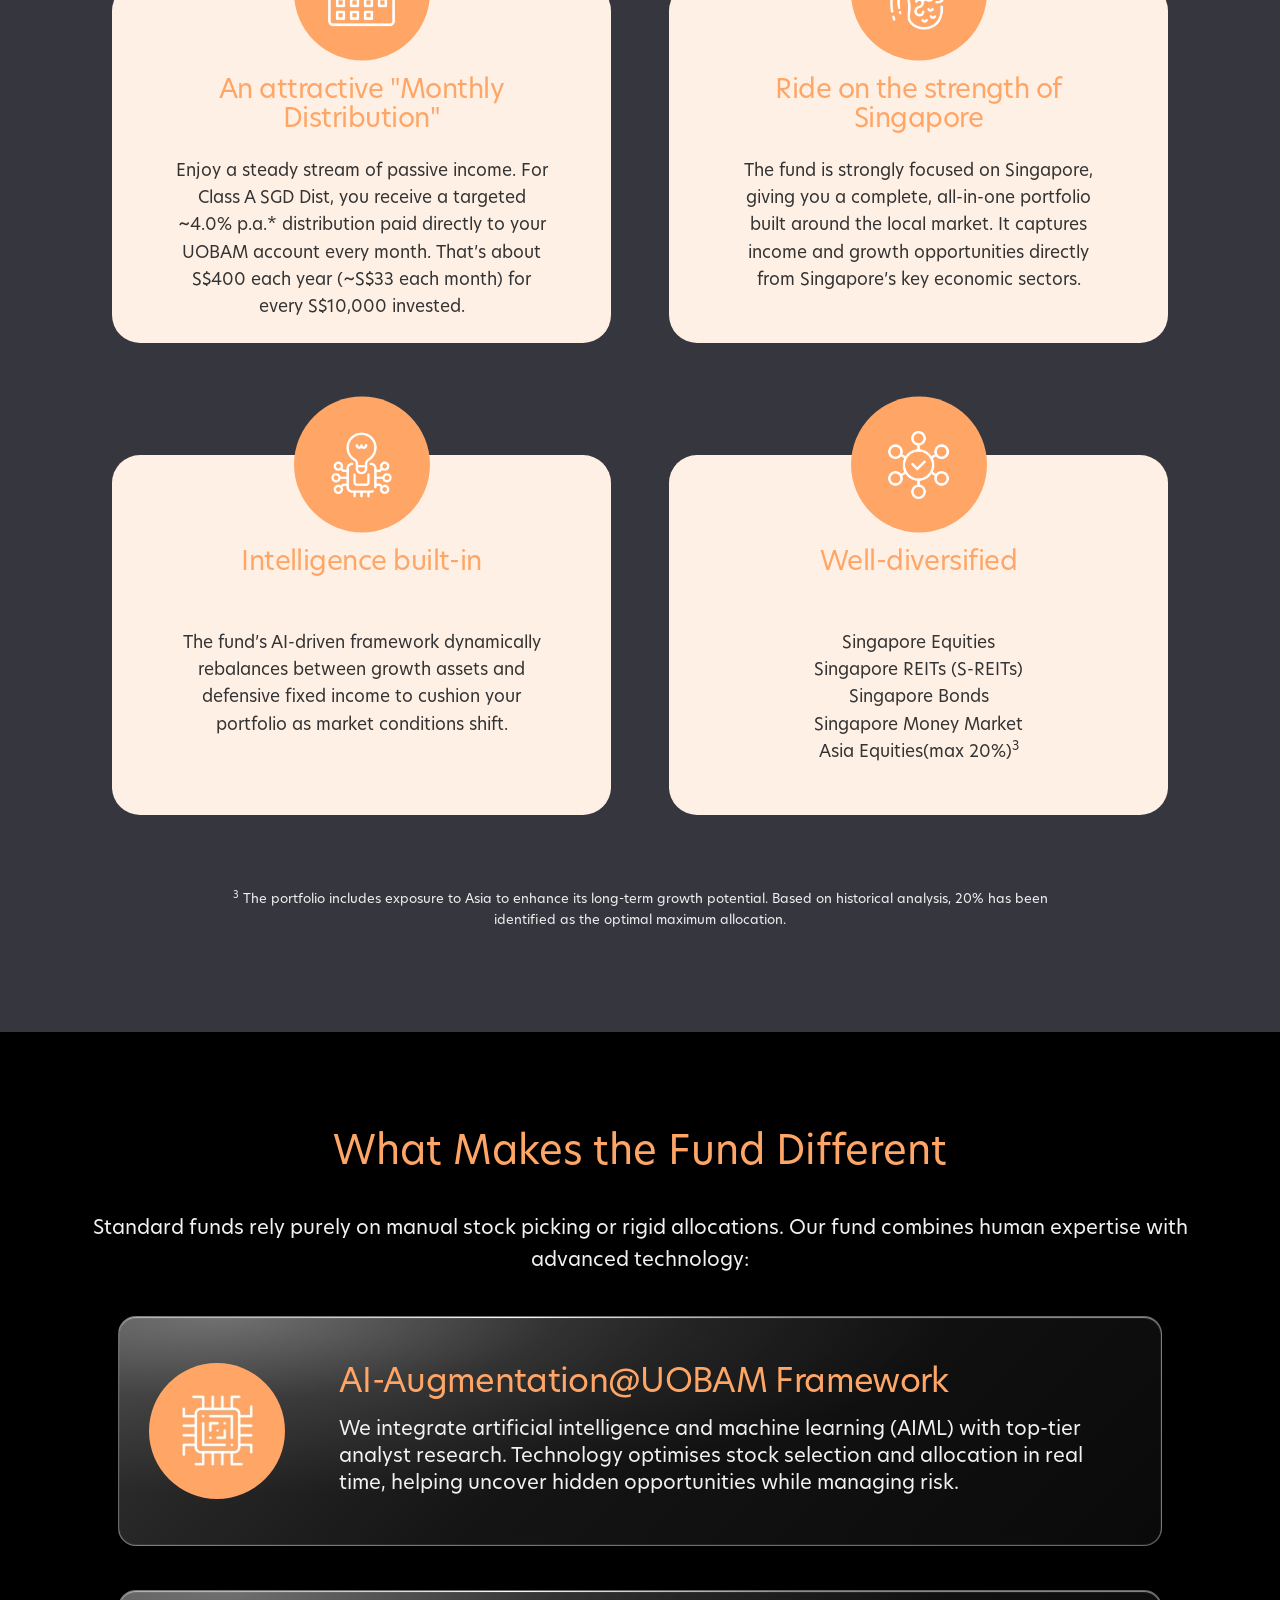
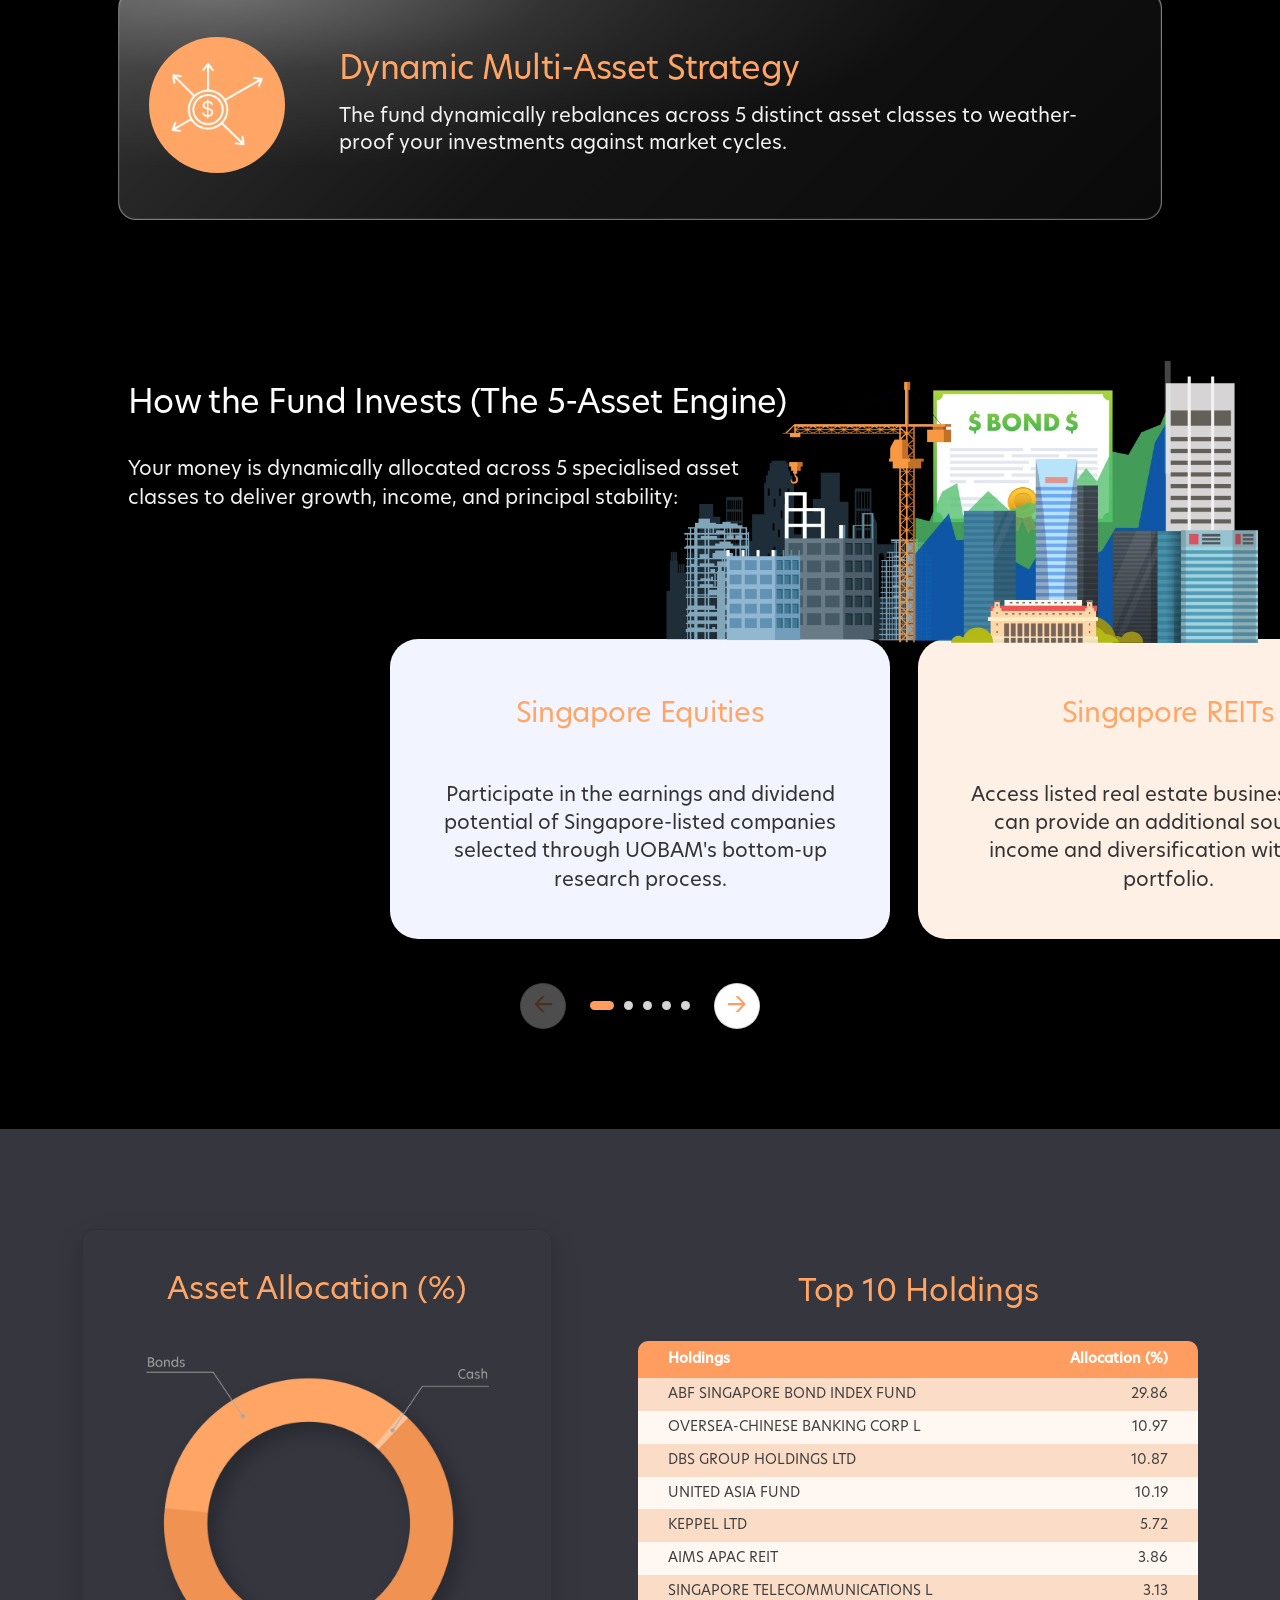
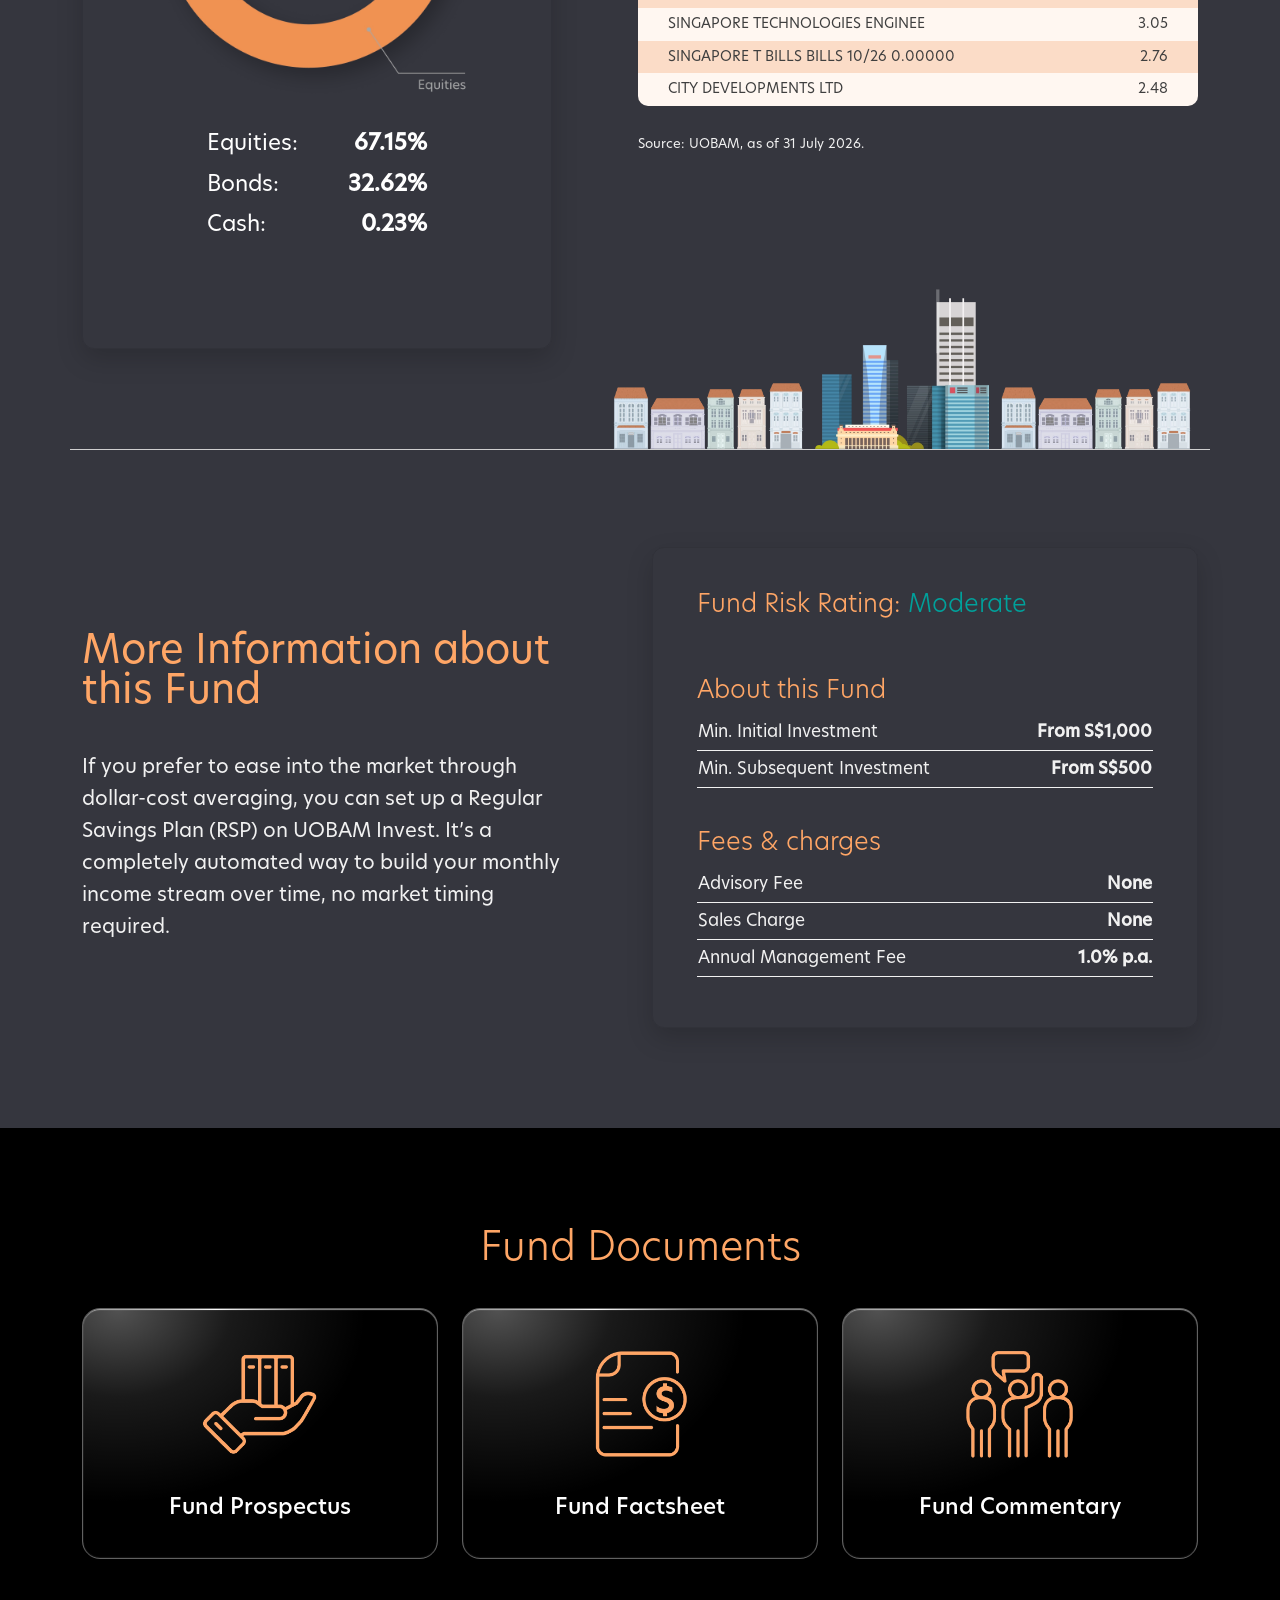
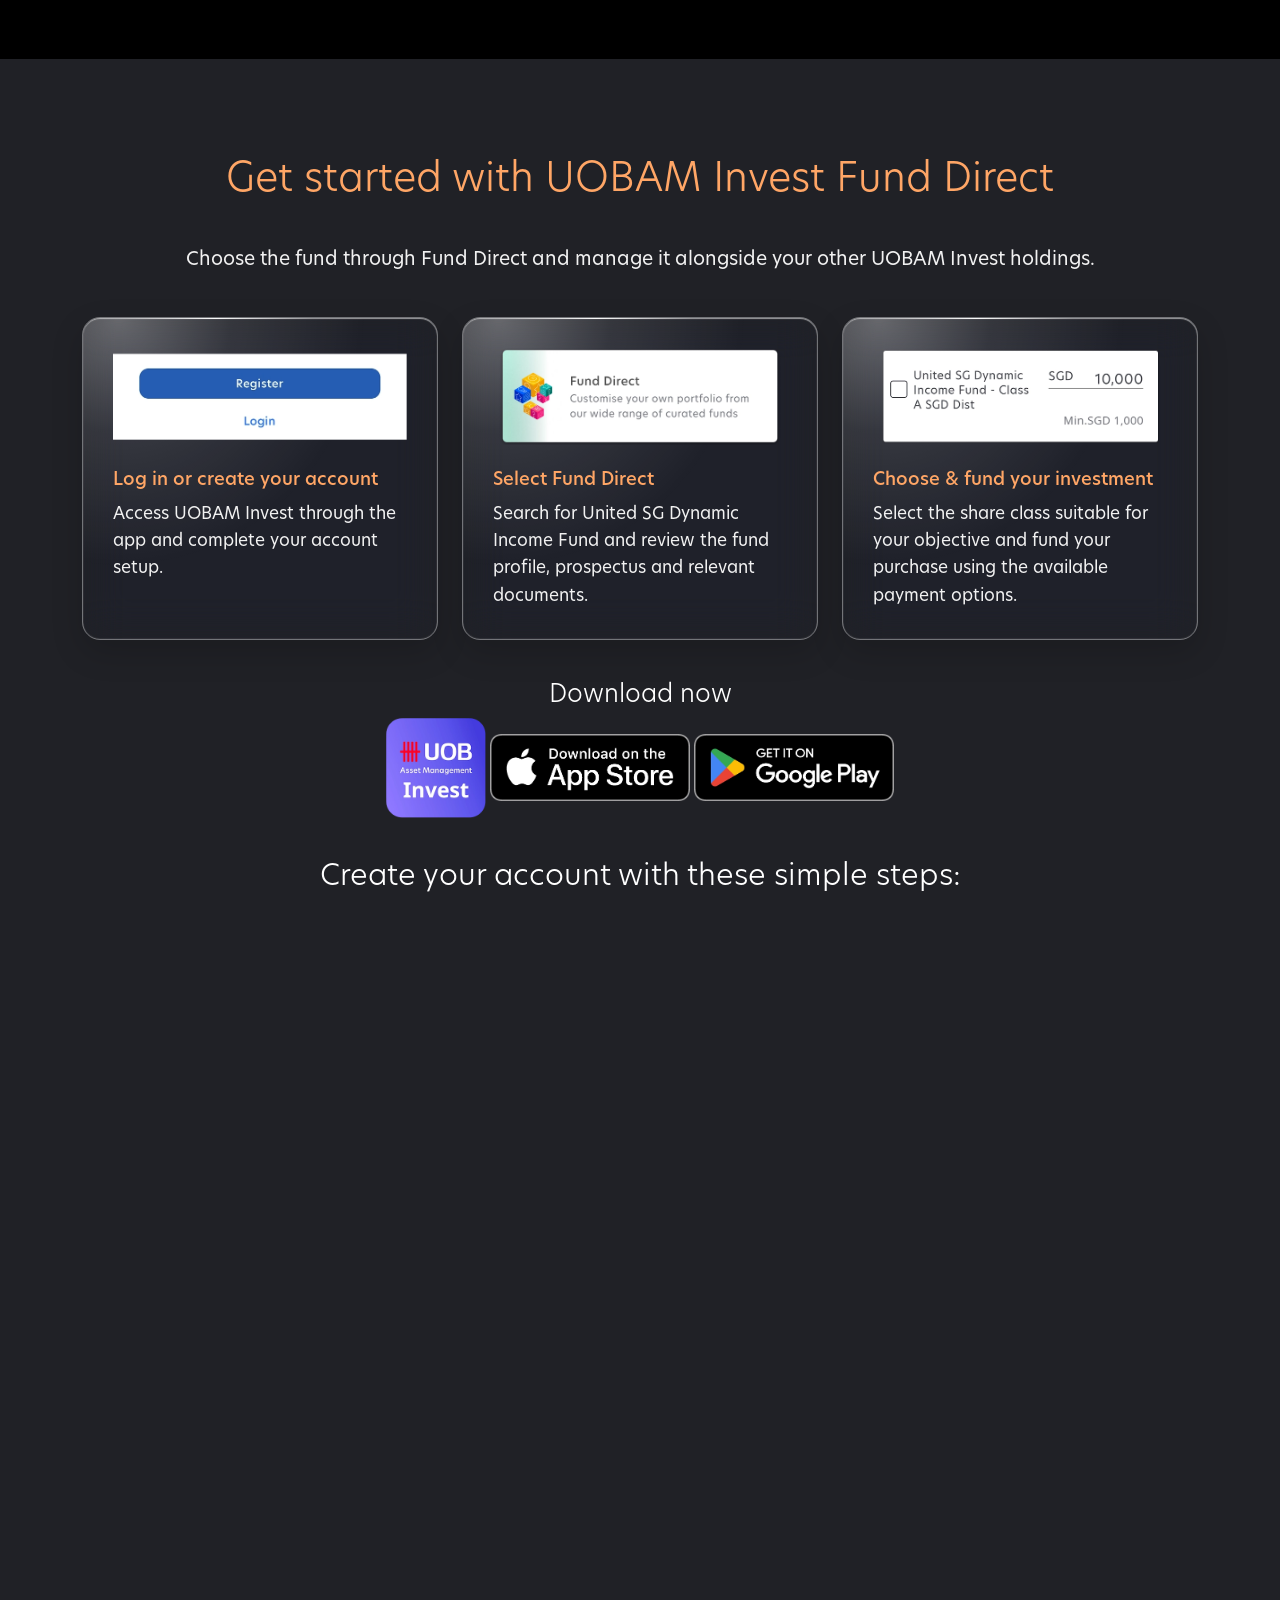
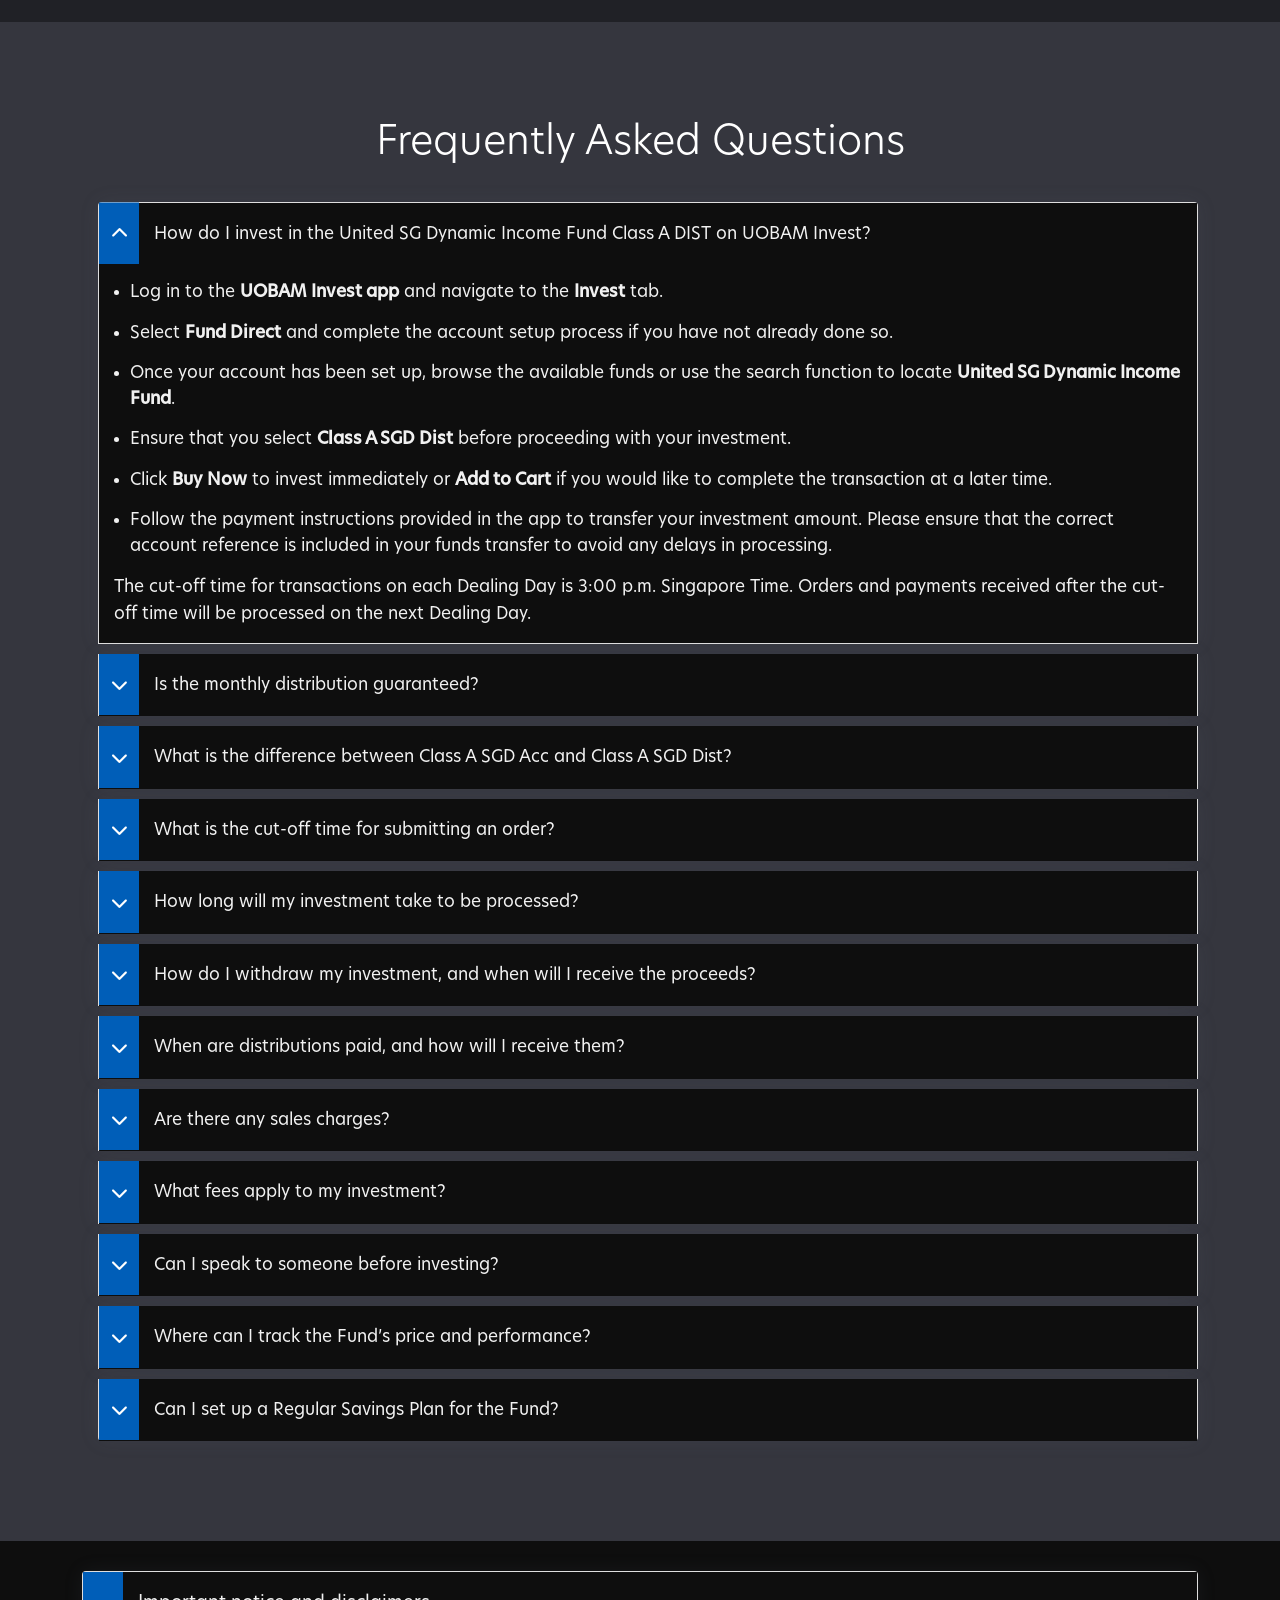
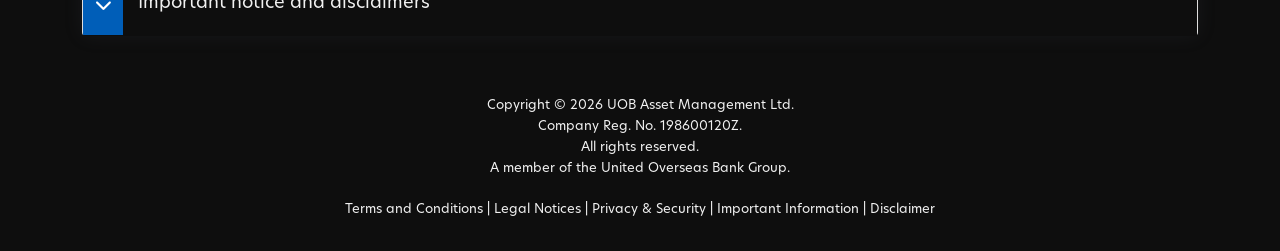
<file: public/usgdif/united-sg-dynamic-income-fund.html>
<!doctype html>
<html lang="en-sg">
<head>
<!-- Google Tag Manager --> 
<!--Delete this line
<script>(function(w,d,s,l,i){w[l]=w[l]||[];w[l].push({'gtm.start':
new Date().getTime(),event:'gtm.js'});var f=d.getElementsByTagName(s)[0],
j=d.createElement(s),dl=l!='dataLayer'?'&l='+l:'';j.async=true;j.src=
'https://www.googletagmanager.com/gtm.js?id='+i+dl;f.parentNode.insertBefore(j,f);
})(window,document,'script','dataLayer','GTM-NMGPBKB');</script> 
<!-- End Google Tag Manager --> 
<!-- Required meta tags -->
<meta charset="utf-8">
<meta name="viewport" content="width=device-width, initial-scale=1, shrink-to-fit=no">
<!-- Open Sans Webfont -->
<link rel="preconnect" href="https://fonts.googleapis.com">
<link rel="preconnect" href="https://fonts.gstatic.com" crossorigin>
<link href="https://fonts.googleapis.com/css2?family=Noto+Sans:wght@100;200;300;400;500;600;700;800;900&display=swap" rel="stylesheet">
<!-- Bootstrap Min CSS -->
<link rel="stylesheet" href="assets/cash-plus-xtra-css/bootstrap.min.css">
<!-- Animate Min CSS -->
<link rel="stylesheet" href="assets/cash-plus-xtra-css/animate.min.css">
<!-- Owl Carousel Min CSS -->
<link rel="stylesheet" href="assets/cash-plus-xtra-css/owl.carousel.min.css">
<!-- Fontawesome CSS -->
<link rel="stylesheet" href="assets/cash-plus-xtra-css/fontawesome.min.css">
<!-- Odometer CSS -->
<link rel="stylesheet" href="assets/cash-plus-xtra-css/odometer.css">
<!-- Popup CSS -->
<link rel="stylesheet" href="assets/cash-plus-xtra-css/magnific-popup.min.css">
<!-- Slick CSS -->
<link rel="stylesheet" href="assets/cash-plus-xtra-css/slick.min.css">
<!-- Style CSS -->
<link rel="stylesheet" href="assets/usgdif-css/style.css">
<!-- Dark CSS -->
<link rel="stylesheet" href="assets/usgdif-css/dark.css">
<!-- Responsive CSS -->
<link rel="stylesheet" href="assets/usgdif-css/responsive.css">
<link rel="icon" type="image/png" href="assets/images-n/favicon.ico">
<link rel="canonical" href="https://www.uobam.com.sg/uobaminvest/individual/landing/app-download/united-sg-dynamic-income-fund.html" />
<title>UOBAM United SG Dynamic Income Fund | UOB Asset Management</title>
<meta name="robots" content="noindex">
<meta name="description" content="Pursue regular monthly income with Singapore at the core. United SG Dynamic Income Fund invests dynamically across five asset classes and aims to make monthly distributions of up to 6% p.a. Available on UOBAM Invest." />
<meta property="og:title" content="UOBAM United SG Dynamic Income Fund | UOB Asset Management" />
<meta property="og:description" content="Pursue regular monthly income with Singapore at the core. United SG Dynamic Income Fund invests dynamically across five asset classes and aims to make monthly distributions of up to 6% p.a. Available on UOBAM Invest." />
<meta name="keywords" content="United SG Dynamic Income Fund, UOB Asset Management, UOBAM, Singapore income fund, monthly income fund Singapore, multi-asset fund Singapore, Singapore investment fund, SGD income fund, monthly distribution fund, income investing Singapore, Singapore equities, Singapore REITs, Singapore bonds, T-bills Singapore, multi-asset income fund, diversified income fund, UOBAM Invest, unit trust Singapore, investment income Singapore, dynamic asset allocation">
<meta property="og:image" content="https://jasvind.com/usgdif/assets/usgdif-images/united-sg-dynamic-income-fund-og-image.jpg" />
<meta property="og:image:alt" content="United SG Dynamic Income Fund" />
<meta property="og:image:width" content="1200" />
<meta property="og:image:height" content="628" />
<meta property="og:url" content="https://www.uobam.com.sg/uobaminvest/individual/landing/app-download/united-sg-dynamic-income-fund.html" />
<meta property="og:type" content="website" />
<meta property="og:locale" content="en_GB" />
<meta property="fb:app_id" content="1232659724048337" />
<script type = "text/javascript" src="assets/js/AppsFlyer Smart Script.js"></script> 
<!--Delete this line
<script src="//assets.adobedtm.com/4f0de1c2a678946ab5959eeb23f3c13fd6552995/satelliteLib-9e51cc1bf365b7e5714192a400809a2b8dc9ca9b.js"></script>
Delete this line -->
</head>
<body data-bs-spy="scroll" data-bs-offset="120">
<!-- Google Tag Manager (noscript) --> 
<!--Delete this line
<noscript>
<iframe src="https://www.googletagmanager.com/ns.html?id=GTM-NMGPBKB"
height="0" width="0" style="display:none;visibility:hidden"></iframe>
</noscript>
<!-- End Google Tag Manager (noscript) --> 
<!-- Start Preloader Area -->
<div class="preloader">
  <div class="preloader"> <span></span> <span></span> </div>
</div>
<!-- End Preloader Area --> 

<!-- Start Navbar Area -->
<nav class="navbar navbar-expand-lg navbar-light bg-light">
  <div class="container-fluid">
    <div class="logo"> <img src="assets/images-n/fc_uob_am.webp" alt="UOB Asset Management Logo"> </div>
    <div class="others-option">
      <div class="d-flex align-items-center">
        <div class="option-item"> <a id="download_link" href="https://uobam.onelink.me/hicF/xide92dm?af_force_deeplink=true&af_dp=com.uobam.uobaminvest://" class="default-btn"> Download Now </a></div>
        <div class="option-item"> <img class="right-by-you" src="assets/images-n/uob-right-by-you-logo.webp" alt="UOB Right By You Logo"> </div>
      </div>
    </div>
  </div>
</nav>
<!-- End Navbar Area --> 

<!-- Start Main Banner Area -->
<div id="home"  class="main-banner">
  <div class="d-table">
    <div class="d-table-cell">
      <div class="container-fluid">
        <div class="row align-items-center">
          <div class="col-lg-5">
            <div class="banner-image">
              <div class="hero-yield" aria-label="Monthly income up to 4 percent per annum">
                <div class="yield-label"> Monthly income up to </div>
                <div class="yield-value"> <span class="yield-number-svg">
                  <svg viewBox="0 0 150 190" aria-hidden="true">
                    <defs>
                      <lineargradient id="fourTraceGradient" x1="0%" y1="0%" x2="100%" y2="100%">
                        <stop offset="0%" stop-color="#ffffff" />
                        <stop offset="40%" stop-color="#8fe8ff" />
                        <stop offset="100%" stop-color="#4b63ff" />
                      </lineargradient>
                    </defs>
                    <text x="50%" y="155" text-anchor="middle" class="four-base">4</text>
                    <text x="50%" y="155" text-anchor="middle" class="four-trace">4</text>
                  </svg>
                  </span>
                  <div class="yield-unit"> <span>%*</span> <span>p.a.</span> </div>
                </div>
              </div>
            </div>
          </div>
          <div class="col-lg-7">
            <div class="banner-content">
              <h1>Income investing, anchored in Singapore.</h1>
              <h2>United SG Dynamic Income Fund - Class A SGD Dist</h2>
            </div>
          </div>
        </div>
      </div>
      <div class="logos-fluid">
        <div class="card glass-card">
          <div class="row align-items-center">
            <div class="col-lg-4 col-md-4 border-right">
              <div class="singpass-image-right singpass-padding-right">
                <p class="open-account">Open your account in minutes with</p>
                <img src="assets/usgdif-images/singpass_logo_fullcolours.svg" alt="Singpass Logo" width="210"> </div>
            </div>
            <div class="col-lg-2 col-md-2">
              <div class="uobam-image-center uobam-padding-left uobam-app-image"> <a id="uobam_invest_logo" href="https://uobam.onelink.me/hicF/xide92dm?af_force_deeplink=true&af_dp=com.uobam.uobaminvest://"> <img src="assets/cash-plus-xtra-images/uobam-invest-app-logo.webp" alt="UOBAM Invest Logo"> </a> </div>
            </div>
            <div class="col-lg-6 col-md-6">
              <div class="appstore-image-left">
                <p>Download now</p>
                <a id="ios_link" href="https://uobam.onelink.me/hicF/xide92dm?af_force_deeplink=true&af_dp=com.uobam.uobaminvest://"> <img src="assets/images-n/Download_on_the_App_Store_Badge_US-UK_RGB_blk_092917.webp" alt="App Store Logo"> </a> <a id="andrd_link" href="https://uobam.onelink.me/hicF/xide92dm?af_force_deeplink=true&af_dp=com.uobam.uobaminvest://"> <img src="assets/images-n/google-play-badge.webp" alt="Google Play Logo"> </a> </div>
            </div>
          </div>
        </div>
      </div>
    </div>
  </div>
</div>
<!-- End Main Banner Area --> 
<!-- Start Fund Description Area -->
<section id="about-united-sg-dynamic-income-fund" class="features-area background-grey">
  <div class="container">
    <div class="row align-items-center">
      <div class="section-title">
        <h2>A Singapore-focused Fund Designed for Dynamic Income Investors</h2>
      </div>
      <div>
        <p class="aboutIntro">As fixed income and cash strategies face rising rate pressure, one may want to consider diversifying closer to home. The United SG Dynamic Income Fund (The “Fund”) adopts a dynamic multi-asset approach—combining Singapore bonds, equities, and S-REITs into a balanced portfolio which currently aims to distributes a ~4.0% p.a.* target monthly income.</p>
        <p class="aboutDisclaimer"><sup>*</sup>Distributions are not guaranteed. Distributions may be made out of income, capital gains and/or capital. This relates to the disclosed distribution policy as set out in the Fund's prospectus.</p>
      </div>
    </div>
  </div>
</section>
<!-- End Fund Description Area --> 
<!-- Start Client Testimonial Area -->
<section id="united-sg-dynamic-income-fund-singapore-story" class="united-sg-dynamic-income-fund-singapore-story ptb-100">
  <div class="container">
    <div class="row align-items-center">
      <div class="col-lg-5 sgStoryipadPro">
        <div class="united-sg-dynamic-income-fund-singapore-story-image"> <img src="assets/usgdif-images/singaporeStory.webp" alt="The Singapore Story"> </div>
      </div>
      <div class="col-lg-7 sgStoryipadPro">
        <div class="united-sg-dynamic-income-fund-singapore-story-content">
          <h2>The Singapore Story</h2>
          <p class="singaporeStory">Singapore remains one of the world's premier financial havens, offering a rare combination of political stability, AAA-rated sovereign strength, and strong corporate governance. </p>
          <ul>
            <li>1<sup>st</sup> in the world for economic competitiveness<sup>1</sup></li>
            <li>2<sup>nd</sup> largest recipient of foreign direct investment (FDI) in the world<sup>2</sup></li>
          </ul>
          <p class="singaporeStory2">As global markets navigate economic shifts, the Singapore market presents a compelling investment case for investors seeking growth and resilient investment options. </p>
          <p class="singaporeStoryDisclaimer"> <sup>1</sup> International Institute for Management Development (IMD), IMD World Competitiveness Rankings 2026</p>
          <p class="singaporeStoryDisclaimer"> <sup>2</sup> United Nations Conference on Trade and Development, World Investment Report 2025 </p>
        </div>
        <div class="trainImage"> <img src="assets/usgdif-images/train.webp" alt="Divider"> </div>
      </div>
    </div>
    <div class="singaporeStoryRow2">
      <div class="row align-items-top">
        <div class="col-lg-4 col-md-4 col-sm-4 borderBottomDashed">
          <div class="singaporeStoryRow2-content">
            <h3>Home-market opportunities, home currency advantage</h3>
            <p class="singaporeStory">Access Singapore’s income and growth opportunities, while keeping your investments anchored in SGD.</p>
          </div>
        </div>
        <div class="col-lg-4 col-md-4 col-sm-4 borderBottomDashed">
          <div class="singaporeStoryRow2-content">
            <h3>Strong Fundamentals &amp; Quality Yields</h3>
            <p class="singaporeStory">Singapore’s economy is anchored by globally recognised, high-dividend blue chips, competitive property trusts (S-REITs), and top-tier sovereign and corporate bonds.</p>
          </div>
        </div>
        <div class="col-lg-4 col-md-4 col-sm-4 borderBottomDashed">
          <div class="singaporeStoryRow2-content">
            <h3>Resilient market at lower volatility</h3>
            <p class="singaporeStory">Historically, Singapore assets have demonstrated lower volatility during broader global market downturns, making it an ideal anchor for long-term wealth.</p>
          </div>
        </div>
      </div>
    </div>
    <div class="sg-EquitiesResilient"> 
      
      <!-- LEFT: COPY -->
      <div class="sg-EquitiesResilient-content">
        <h3> Singapore equities have delivered resilient total returns (%) amid global trade and geopolitical uncertainty </h3>
        <p class="sg-EquitiesResilient-source"> Source: UOBAM, Bloomberg, as of 11 Sep 2026. 2025 was marked by trade
          uncertainty following US tariff announcements; 2026 YTD reflects heightened
          geopolitical tensions </p>
      </div>
      <div class="sg-EquitiesResilient-chart"> <img
      src="assets/usgdif-images/singapore-equities-resilient-chart.webp"
      alt="Chart comparing total returns of the Straits Times Index, S&P 500 and MSCI ACWI for 2025 and 2026 year-to-date"
    > </div>
      <p class="sg-EquitiesResilient-source2"> Source: UOBAM, Bloomberg, as of 11 Sep 2026. 2025 was marked by trade
        uncertainty following US tariff announcements; 2026 YTD reflects heightened
        geopolitical tensions </p>
    </div>
    <div class="powerMultiAsset">
      <div class="col-lg-10 col-md-10 col-sm-10">
        <h3>The Power of a Multi-Asset Singapore Strategy</h3>
        <p class="singaporeStory">To capture the full potential of Singapore’s financial landscape, you can implement a balanced, multi-asset strategy. By dynamically combining Singapore equities, REITs, bonds, and money market instruments into a single framework, you gain:</p>
      </div>
      <div class="sg-strategy-inner">
        <div class="sg-strategy-content">
          <div class="sg-strategy-cards">
            <div class="sg-strategy-card">
              <h3> Growth + Income + Stability </h3>
              <p> Capitalise on equity upside, collect regular
                real estate distributions, and cushion your
                principal with institutional-grade bonds. </p>
            </div>
            <div class="sg-strategy-plus" aria-hidden="true"> + </div>
            <div class="sg-strategy-card">
              <h3> All-Weather Resilience </h3>
              <p> A diversified mix allows your portfolio to
                adapt automatically across changing market
                cycles, helping you capture attractive yields
                without taking on excessive market risk. </p>
            </div>
          </div>
        </div>
        <div class="sg-strategy-skyline"> <img src="assets/usgdif-images/singapore-skyline.webp" alt="The Singapore Story"> </div>
      </div>
    </div>
  </div>
</section>
<!-- End Client Testimonial Area --> 
<!-- Start Client Testimonial Area -->
<section id="callToAction" class="client-testimonial ptb-100">
  <div class="container">
    <div class="row align-items-center">
      <h1>United SG Dynamic Income Fund</h1>
      <h2>Income. Growth. Stability.</h2>
    </div>
    <div class="container get-started-download-now">
      <div class="row align-items-center">
        <h4>Download now</h4>
        <div> <a id="uobam_invest_logo2" href="https://uobam.onelink.me/hicF/xide92dm?af_force_deeplink=true&af_dp=com.uobam.uobaminvest://"> <img class="uobam-app-logo" src="assets/cash-plus-xtra-images/uobam-invest-app-logo.webp" alt="UOBAM Invest Logo"> </a> <a id="ios2_link" href="https://uobam.onelink.me/hicF/xide92dm?af_force_deeplink=true&af_dp=com.uobam.uobaminvest://"> <img class="appstore-logo" src="assets/images-n/Download_on_the_App_Store_Badge_US-UK_RGB_blk_092917.webp" alt="App Store Logo"> </a> <a id="andrd2_link" href="https://uobam.onelink.me/hicF/xide92dm?af_force_deeplink=true&af_dp=com.uobam.uobaminvest://"> <img class="playstore-logo" src="assets/images-n/google-play-badge.webp" alt="Google Play Logo"> </a> </div>
      </div>
    </div>
  </div>
</section>
<!-- End Client Testimonial Area --> 
<!-- What This Fund Means For Your Money Area -->
<section id="whatThisFundMeansForYourMoney" class="features-area background-grey">
  <div class="container">
    <div class="row align-items-center">
      <div class="section-title">
        <h2>Here is what you get when you add the United SG Dynamic Income Fund to your portfolio: </h2>
      </div>
    </div>
    <div class="sg-thisFundYourMoney-cards"> 
      <div class="sg-thisFundYourMoney-card">
        <div class="sg-thisFundYourMoney-icon"> <img src="assets/usgdif-images/calendar.webp" alt=""> </div>
        <h3> An attractive "Monthly Distribution" </h3>
        <p> Enjoy a steady stream of passive income. For Class A SGD Dist, you receive a targeted ~4.0% p.a.* distribution paid directly to your UOBAM account every month. That’s about S$400 each year (~S$33 each month) for every S$10,000 invested. </p>
      </div>
      <div class="sg-thisFundYourMoney-card">
        <div class="sg-thisFundYourMoney-icon"> <img src="assets/usgdif-images/merlion.webp" alt=""> </div>
        <h3> Ride on the strength of Singapore </h3>
        <p> The fund is strongly focused on Singapore, giving you a complete, all-in-one portfolio built around the local market. It captures income and growth opportunities directly from Singapore’s key economic sectors. </p>
      </div>
      <div class="sg-thisFundYourMoney-card">
        <div class="sg-thisFundYourMoney-icon"> <img src="assets/usgdif-images/intelligence.webp" alt=""> </div>
        <h3> Intelligence built-in </h3>
        <p> The fund’s AI-driven framework dynamically rebalances between growth assets and defensive fixed income to cushion your portfolio as market conditions shift. </p>
      </div>
      <div class="sg-thisFundYourMoney-card">
        <div class="sg-thisFundYourMoney-icon"> <img src="assets/usgdif-images/diversified.webp" alt=""> </div>
        <h3> Well-diversified </h3>
        <p> Singapore Equities<br>
          Singapore REITs (S-REITs)<br>
          Singapore Bonds<br>
          Singapore Money Market <br>
          Asia Equities(max 20%)<sup>3</sup></p>
      </div>
    </div>
    <p class="sg-thisFundYourMoney-disclaimer"><sup>3</sup> The portfolio includes exposure to Asia to enhance its long-term growth potential. Based on historical analysis, 20% has been identified as the optimal maximum allocation.</p>
  </div>
</section>
<!-- What This Fund Means For Your Money Area END--> 
<!-- What Makes the United SG Dynamic Income Fund Different Area -->
<section id="whatThisFundDifferent" class="features-area background-grey">
  <div class="container">
    <div class="row align-items-center">
      <div class="section-title">
        <h2>What Makes the  Fund Different</h2>
      </div>
      <div>
        <p class="sectionIntro">Standard funds rely purely on manual stock picking or rigid allocations. Our fund combines human expertise with advanced technology:</p>
      </div>
    </div>
    <div class="sg-thisFundDifferent"> 
      <div class="sg-thisFundDifferent-card glass-card">
        <div class="sg-thisFundDifferent-icon"> <img src="assets/usgdif-images/AI-AugmentationAtUOBAM Framework.webp" alt=""> </div>
        <div class="sg-thisFundDifferent-content">
          <h3>AI-Augmentation<span class="mobile-break"><br>
            </span>@UOBAM Framework</h3>
          <p> We integrate artificial intelligence and machine learning (AIML)
            with top-tier analyst research. Technology optimises stock selection
            and allocation in real time, helping uncover hidden opportunities
            while managing risk. </p>
        </div>
      </div>
      <div class="sg-thisFundDifferent-card glass-card">
        <div class="sg-thisFundDifferent-icon"> <img src="assets/usgdif-images/dynamicMultiAssetStrategy.webp" alt=""> </div>
        <div class="sg-thisFundDifferent-content">
          <h3>Dynamic Multi-Asset Strategy</h3>
          <p> The fund dynamically rebalances across 5 distinct asset classes
            to weather-proof your investments against market cycles. </p>
        </div>
      </div>
    </div>
  </div>
</section>
<!-- What Makes the United SG Dynamic Income Fund Different Area END--> 
<!-- How the Fund Invests (The 5-Asset Engine) -->
<section id="sg-fundAssetEngine" class="sg-fundAssetEngine">
  <div class="sg-fundAssetEngine-intro">
    <div class="sg-fundAssetEngine-introCopy">
      <h2>How the Fund Invests (The 5-Asset Engine)</h2>
      <p> Your money is dynamically allocated across 5 specialised asset classes
        to deliver growth, income, and principal stability: </p>
    </div>
    <div class="sg-fundAssetEngine-visual"> <img
        src="assets/usgdif-images/singapore-skyline2.webp"
        alt=""
      > </div>
  </div>
  <div class="sg-fundAssetEngine-track" tabindex="0" aria-label="Fund asset classes">
    <article class="sg-fundAssetEngine-card sg-fundAssetEngine-card--blue">
      <h3> Singapore Equities </h3>
      <p> Participate in the earnings and dividend potential of
        Singapore-listed companies selected through UOBAM's
        bottom-up research process. </p>
    </article>
    <article class="sg-fundAssetEngine-card sg-fundAssetEngine-card--peach">
      <h3> Singapore REITs </h3>
      <p> Access listed real estate businesses that can provide an additional
        source of income and diversification within the portfolio. </p>
    </article>
    <article class="sg-fundAssetEngine-card sg-fundAssetEngine-card--purple">
      <h3> Singapore Bonds </h3>
      <p> Add fixed-income exposure that can contribute income and help
        balance equity-market risk. </p>
    </article>
    <article class="sg-fundAssetEngine-card sg-fundAssetEngine-card--purple">
      <h3> Singapore Money Market Instruments </h3>
      <p> Provide a more defensive allocation when the portfolio calls
        for greater liquidity and lower market sensitivity. </p>
    </article>
    <article class="sg-fundAssetEngine-card sg-fundAssetEngine-card--blue">
      <h3> Asia Equities (max 20%) </h3>
      <p> Capture selected growth opportunities beyond Singapore while
        keeping Singapore at the core of the Fund's investment objective. </p>
    </article>
  </div>
  <div class="sg-fundAssetEngine-controls">
    <button class="sg-fundAssetEngine-arrow sg-fundAssetEngine-prev" type="button"
      aria-label="Previous asset class"> <span aria-hidden="true">&#8592;</span> </button>
    <div class="sg-fundAssetEngine-dots" aria-label="Asset class navigation">
      <button class="sg-fundAssetEngine-dot is-active" type="button" aria-label="Go to Singapore Equities" data-slide="0"></button>
      <button class="sg-fundAssetEngine-dot" type="button" aria-label="Go to Asia Equities" data-slide="1"></button>
      <button class="sg-fundAssetEngine-dot" type="button" aria-label="Go to Singapore REITs" data-slide="2" ></button>
      <button class="sg-fundAssetEngine-dot" type="button" aria-label="Go to Singapore Bonds" data-slide="3"
      ></button>
      <button class="sg-fundAssetEngine-dot" type="button" aria-label="Go to Singapore Money Market Instruments" data-slide="4"></button>
    </div>
    <button
      class="sg-fundAssetEngine-arrow sg-fundAssetEngine-next"
      type="button"
      aria-label="Next asset class"
    > <span aria-hidden="true">&#8594;</span> </button>
  </div>
</section>
<!-- How the Fund Invests (The 5-Asset Engine) END--> 
<!-- Start Fund Allocation Area -->
<section id="sg-fundAllocation" class="sg-fundAllocation">
  <div class="container">
    <div class="row align-items-center">
      <div class="sg-fundAllocation-inner">
        <div class="sg-fundAllocation-allocation">
          <h2>Asset Allocation (%)</h2>
          <div class="sg-fundAllocation-chartWrap"> <img
          src="assets/usgdif-images/asset-allocation-chart.webp"
          alt="Asset allocation chart showing Equities 67.15%, Bonds 32.62%, Cash 0.23%"
          class="sg-fundAllocation-chartImg"> </div>
          <div class="sg-fundAllocation-figures">
            <div class="sg-fundAllocation-figure"> <span>Equities:</span> <strong>67.15%</strong> </div>
            <div class="sg-fundAllocation-figure"> <span>Bonds:</span> <strong>32.62%</strong> </div>
            <div class="sg-fundAllocation-figure"> <span>Cash:</span> <strong>0.23%</strong> </div>
          </div>
        </div>
        <div class="sg-fundAllocation-holdings">
          <h2>Top 10 Holdings</h2>
          <div class="sg-fundAllocation-tableWrap">
            <table class="sg-fundAllocation-table">
              <thead>
                <tr>
                  <th>Holdings</th>
                  <th>Allocation (%)</th>
                </tr>
              </thead>
              <tbody>
                <tr>
                  <td>ABF SINGAPORE BOND INDEX FUND</td>
                  <td>29.86</td>
                </tr>
                <tr>
                  <td>OVERSEA-CHINESE BANKING CORP L</td>
                  <td>10.97</td>
                </tr>
                <tr>
                  <td>DBS GROUP HOLDINGS LTD</td>
                  <td>10.87</td>
                </tr>
                <tr>
                  <td>UNITED ASIA FUND</td>
                  <td>10.19</td>
                </tr>
                <tr>
                  <td>KEPPEL LTD</td>
                  <td>5.72</td>
                </tr>
                <tr>
                  <td>AIMS APAC REIT</td>
                  <td>3.86</td>
                </tr>
                <tr>
                  <td>SINGAPORE TELECOMMUNICATIONS L</td>
                  <td>3.13</td>
                </tr>
                <tr>
                  <td>SINGAPORE TECHNOLOGIES ENGINEE</td>
                  <td>3.05</td>
                </tr>
                <tr>
                  <td>SINGAPORE T BILLS BILLS 10/26 0.00000</td>
                  <td>2.76</td>
                </tr>
                <tr>
                  <td>CITY DEVELOPMENTS LTD</td>
                  <td>2.48</td>
                </tr>
              </tbody>
            </table>
          </div>
          <p class="sg-fundAllocation-source"> Source: UOBAM, as of 31 July 2026. </p>
          <div class="sg-fundAllocation-skyline"> <img
          src="assets/usgdif-images/singapore-skyline3.webp"
          alt=""
        > </div>
        </div>
      </div>
      <div class="sg-fundAllocation-rule"></div>
    </div>
  </div>
</section>
<!-- Start Fund Allocation Area END--> 
<!-- Start Fund Description Area -->
<section id="fund-description" class="features-area background-grey">
  <div class="container">
    <div class="row align-items-center">
      <div class="col-lg-6">
        <div class="section-title">
          <h2>More Information about this Fund</h2>
        </div>
        <p class="fundDescriptionInfo">If you prefer to ease into the market through dollar-cost averaging, you can set up a Regular Savings Plan (RSP)  on UOBAM Invest. It’s a completely automated way to build your monthly income stream over time, no market timing required. </p>
      </div>
      <div class="col-lg-6 usgdif-points">
        <div class="riskFeesCard">
          <h3>Fund Risk Rating: <span class="riskRating">Moderate</span></h3>
          <br>
          <br>
          <h3>About this Fund</h3>
          <table>
            <tr style="border-bottom: 1px solid;">
              <td width="60%" style="text-align: left;">Min. Initial Investment</td>
              <td width="40%" style="text-align: right;"><strong>From S$1,000</strong></td>
            </tr>
            <tr style="border-bottom: 1px solid;">
              <td style="text-align: left;">Min. Subsequent Investment</td>
              <td style="text-align: right;"><strong>From S$500</strong></td>
            </tr>
          </table>
          <h3>Fees &amp; charges</h3>
          <table>
            <tr style="border-bottom: 1px solid;">
              <td width="60%" style="text-align: left;">Advisory Fee</td>
              <td width="40%" style="text-align: right;"><strong>None</strong></td>
            </tr>
            <tr style="border-bottom: 1px solid;">
              <td width="60%" style="text-align: left;">Sales Charge</td>
              <td width="40%" style="text-align: right;"><strong>None</strong></td>
            </tr>
            <tr style="border-bottom: 1px solid;">
              <td style="text-align: left;">Annual Management Fee</td>
              <td style="text-align: right;"><strong>1.0% p.a.</strong></td>
            </tr>
          </table>
        </div>
      </div>
    </div>
  </div>
</section>
<!-- End Fund Description Area --> 
<!-- Start Fund Description Area -->
<section id="fundDocuments" class="features-area background-grey">
  <div class="container">
    <div class="section-title">
      <h2>Fund Documents</h2>
    </div>
    <div class="row align-items-top">
      <div class="col-lg-4 col-md-4 col-sm-4"> <a target="_blank" href="http://asiaapi.morningstar.com/ODSHelperWS/default.aspx?Id=F00001GL9Z&DocType=PR&ClientId=sgplt&MarketId=CU$$$$$SGP&LanguageId=EN">
        <div>
          <div class="card glass-card"> <img src="assets/usgdif-images/fund-prospectus.webp" alt="">
            <h3>Fund Prospectus</h3>
          </div>
        </div>
        </a> </div>
      <div class="col-lg-4 col-md-4 col-sm-4"> <a target="_blank" href="http://asiaapi.morningstar.com/ODSHelperWS/default.aspx?Id=F00001GL9Z&DocType=FS&ClientId=sgplt&MarketId=CU$$$$$SGP&LanguageId=EN">
        <div class="card glass-card"> <img src="assets/usgdif-images/fund-factsheet.webp" alt="">
          <h3>Fund Factsheet</h3>
        </div>
        </a> </div>
      <div class="col-lg-4 col-md-4 col-sm-4"> <a target="_blank" href="https://www.uobam.com.sg/assets/web-resources/uobam/pdf/uobam/monthly-fund-commentaries/united-sg-dynamic-income-fund-202607.pdf">
        <div class="card glass-card"> <img src="assets/usgdif-images/fund-commentary.webp" alt="">
          <h3>Fund Commentary</h3>
        </div>
        </a> </div>
    </div>
  </div>
</section>
<!-- End Fund Description Area --> 
<!-- Start Comparison Area -->
<section id="getstarted" class="about-area pb-100">
  <div class="container">
    <div class="row align-items-center">
      <div class="section-title">
        <h2 class="get-started-header">Get started with UOBAM Invest Fund Direct</h2>
        <br>
        <p>Choose the fund through Fund Direct and manage it alongside your other UOBAM Invest holdings.</p>
      </div>
    </div>
    <div class="getStartedCards">
      <div class="row align-items-top">
        <div class="col-lg-4">
          <div class="card glass-card"> <img src="assets/usgdif-images/login.webp" alt="">
            <h3>Log in or create your account</h3>
            <p>Access UOBAM Invest through the app and complete your account setup.</p>
          </div>
        </div>
        <div class="col-lg-4">
          <div class="card glass-card"> <img src="assets/usgdif-images/fund-direct.webp" alt="">
            <h3>Select Fund Direct</h3>
            <p>Search for United SG Dynamic Income Fund and review the fund profile, prospectus and relevant documents.</p>
          </div>
        </div>
        <div class="col-lg-4">
          <div class="card glass-card"> <img src="assets/usgdif-images/fund-investment.webp" alt="">
            <h3>Choose &amp; fund your investment</h3>
            <p>Select the share class suitable for your objective and fund your purchase using the available payment options.</p>
          </div>
        </div>
      </div>
    </div>
    <div class="container get-started-download-now">
      <div class="row align-items-center">
        <h4>Download now</h4>
        <div> <a id="uobam_invest_logo3" href="https://uobam.onelink.me/hicF/xide92dm?af_force_deeplink=true&af_dp=com.uobam.uobaminvest://"> <img class="uobam-app-logo" src="assets/cash-plus-xtra-images/uobam-invest-app-logo.webp" alt="UOBAM Invest Logo"> </a> <a id="ios3_link" href="https://uobam.onelink.me/hicF/xide92dm?af_force_deeplink=true&af_dp=com.uobam.uobaminvest://"> <img class="appstore-logo" src="assets/images-n/Download_on_the_App_Store_Badge_US-UK_RGB_blk_092917.webp" alt="App Store Logo"> </a> <a id="andrd3_link" href="https://uobam.onelink.me/hicF/xide92dm?af_force_deeplink=true&af_dp=com.uobam.uobaminvest://"> <img class="playstore-logo" src="assets/images-n/google-play-badge.webp" alt="Google Play Logo"> </a> </div>
      </div>
    </div>
    <div class="get-started-create-account">
      <h3>Create your account with these simple steps:</h3>
      <iframe class="youtube-account-open" src="https://www.youtube.com/embed/NGGrh9G8eZQ?si=IyfMUSVG_i027XMs" title="YouTube video player" frameborder="0" allow="accelerometer; autoplay; clipboard-write; encrypted-media; gyroscope; picture-in-picture; web-share" allowfullscreen></iframe>
    </div>
  </div>
</section>
<!-- End Comparison Area --> 
<!-- Start Faq Area -->
<section id="faq" class="faq-area ptb-100">
  <div class="container">
    <div class="section-title">
      <h2>Frequently Asked Questions</h2>
    </div>
    <div class="row align-items-center">
      <div class="">
        <div class="faq-accordion-content">
          <ul class="accordion">
            <li class="accordion-item" id="faq1"> <a class="accordion-title active" href="javascript:void(0)"> <i class="fa fa-chevron-down"></i> How do I invest in the United SG Dynamic Income Fund Class A DIST on UOBAM Invest? </a>
              <div class="accordion-content show">
                <ul>
                  <li>Log in to the <strong>UOBAM Invest app</strong> and navigate to the <strong>Invest</strong> tab.</li>
                  <li>Select <strong>Fund Direct</strong> and complete the account setup process if you have not already done so.</li>
                  <li>Once your account has been set up, browse the available funds or use the search function to locate <strong>United SG Dynamic Income Fund</strong>.</li>
                  <li>Ensure that you select <strong>Class A SGD Dist</strong> before proceeding with your investment.</li>
                  <li>Click <strong>Buy Now</strong> to invest immediately or <strong>Add to Cart</strong> if you would like to complete the transaction at a later time.</li>
                  <li>Follow the payment instructions provided in the app to transfer your investment amount. Please ensure that the correct account reference is included in your funds transfer to avoid any delays in processing.</li>
                </ul>
                <p>The cut-off time for transactions on each Dealing Day is 3:00 p.m. Singapore Time. Orders and payments received after the cut-off time will be processed on the next Dealing Day.</p>
              </div>
            </li>
            <li class="accordion-item" id="faq2"> <a class="accordion-title" href="javascript:void(0)"> <i class="fa fa-chevron-down"></i> Is the monthly distribution guaranteed? </a>
              <p class="accordion-content">No. The Fund aims to make monthly distributions of up to 4% p.a., but the amount and frequency are not guaranteed. Distributions may be made from income, capital gains and/or capital.</p>
            </li>
            <li class="accordion-item" id="faq3"> <a class="accordion-title" href="javascript:void(0)"> <i class="fa fa-chevron-down"></i> What is the difference between Class A SGD Acc and Class A SGD Dist? </a>
              <p class="accordion-content">Class A SGD Acc reinvests income into the Fund. Class A SGD Dist aims to pay monthly distributions to investors.</p>
            </li>
            <li class="accordion-item" id="faq4"> <a class="accordion-title" href="javascript:void(0)"> <i class="fa fa-chevron-down"></i> What is the cut-off time for submitting an order? </a>
              <p class="accordion-content">Orders should be submitted before 3.00 p.m. on each Dealing Day. Orders submitted after the cut-off will be processed on the next Dealing Day.</p>
            </li>
            <li class="accordion-item" id="faq5"> <a class="accordion-title" href="javascript:void(0)"> <i class="fa fa-chevron-down"></i> How long will my investment take to be processed? </a>
              <p class="accordion-content">Once your investment order has been submitted, the Fund's Net Asset Value (NAV) and allocated units are typically reflected by the next business day. You can monitor the status of your order at any time through the UOBAM Invest app.</p>
            </li>
            <li class="accordion-item" id="faq6"> <a class="accordion-title" href="javascript:void(0)"> <i class="fa fa-chevron-down"></i> How do I withdraw my investment, and when will I receive the proceeds? </a>
              <p class="accordion-content">To redeem your investment, submit a withdrawal request through the UOBAM Invest app. The redemption proceeds will be credited to your UOBAM Invest Cash Account upon settlement, which is typically T+5 business days for the United SG Dynamic Income Fund.<br>
                <br>
                If you wish to transfer the proceeds to your bank account, simply initiate a withdrawal from your UOBAM Invest Cash Account once the funds have been credited.</p>
            </li>
            <li class="accordion-item" id="faq7"> <a class="accordion-title" href="javascript:void(0)"> <i class="fa fa-chevron-down"></i> When are distributions paid, and how will I receive them? </a>
              <p class="accordion-content">Distributions for Class A SGD Dist are generally paid on a monthly basis and will be credited directly to your UOBAM Invest Cash Account. Once the distribution has been credited, you may transfer the proceeds to your bank account by submitting a withdrawal request through the UOBAM Invest app.</p>
            </li>
            <li class="accordion-item" id="faq8"> <a class="accordion-title" href="javascript:void(0)"> <i class="fa fa-chevron-down"></i> Are there any sales charges? </a>
              <p class="accordion-content">No.</p>
            </li>
            <li class="accordion-item" id="faq9"> <a class="accordion-title" href="javascript:void(0)"> <i class="fa fa-chevron-down"></i> What fees apply to my investment? </a>
              <p class="accordion-content">There are no additional fees. The only applicable fee is the Fund's management fee, which is reflected in the Fund's Net Asset Value (NAV).</p>
            </li>
            <li class="accordion-item" id="faq10"> <a class="accordion-title" href="javascript:void(0)"> <i class="fa fa-chevron-down"></i> Can I speak to someone before investing? </a>
              <p class="accordion-content">As Fund Direct is a self-directed investment portfolio, UOBAM Invest is unable to provide investment advice or make recommendations. Should you have any operational or account-related queries regarding your investments, you can contact UOBAM Invest support via email <a href="mailto:UOBAMInvest@UOBGroup.com">UOBAMInvest@UOBGroup.com</a>.</p>
            </li>
            <li class="accordion-item" id="faq11"> <a class="accordion-title" href="javascript:void(0)"> <i class="fa fa-chevron-down"></i> Where can I track the Fund’s price and performance? </a>
              <p class="accordion-content">You can view your investment and its performance in the UOBAM Invest app. Fund information is also available on the <a href="https://www.uobam.com.sg/our-funds/funds-details.page?mstarid=F00001GL9Z">UOBAM website</a>⁠.</p>
            </li>
            <li class="accordion-item" id="faq12"> <a class="accordion-title" href="javascript:void(0)"> <i class="fa fa-chevron-down"></i> Can I set up a Regular Savings Plan for the Fund? </a>
              <p class="accordion-content">Yes, the Fund is available under the Regular Savings Plan (RSP).<br>
                <br>
                To set up a recurring investment, log in to the UOBAM Invest app and navigate to the <strong>Fund Direct</strong> section. You can browse the available funds or use the search function to locate the <strong>United SG Dynamic Income Fund</strong>. Once you have selected the Fund, choose the <strong>Regular Savings Plan (RSP)</strong> option and follow the on-screen instructions to set your preferred investment amount and contribution frequency. Your investments will then be made automatically according to the schedule you have selected.</p>
            </li>
          </ul>
        </div>
      </div>
    </div>
  </div>
</section>
<!-- End Faq Area --> 

<!-- Start Appsflyer Smart Script --> 
<script type="text/javascript">
    window.onload = function () {
      document.getElementById.innerHTML = window.location.href;
      const onelinkGenerator =  new window.AF.OneLinkUrlGenerator(
        {oneLinkURL: "https://uobam.onelink.me/hicF",
         pidKeysList: ['pid', 'utm_source'],
         campaignKeysList: ['c', 'utm_campaign'],
		 gclIdParam: 'af_sub1',
      });
	  onelinkGenerator.setChannel("utm_medium", "af_channel");
	  onelinkGenerator.setCustomParameter("af_channel", "af_channel");
	  onelinkGenerator.setCustomParameter("utm_content", "af_content");
	  onelinkGenerator.setCustomParameter("shortlink", "shortlink");
	  onelinkGenerator.setCustomParameter("is_retargeting", "is_retargeting");
	  onelinkGenerator.setCustomParameter("af_click_lookback", "af_click_lookback");
      const url = onelinkGenerator.generateUrl();

      // onelink is generated
      if (url) {
		    document.getElementById('download_link').setAttribute('href', url);
		    document.getElementById('uobam_invest_logo').setAttribute('href', url);
		    document.getElementById('ios_link').setAttribute('href', url);
		    document.getElementById('andrd_link').setAttribute('href', url);
		    document.getElementById('uobam_invest_logo2').setAttribute('href', url);
            document.getElementById('ios2_link').setAttribute('href', url);
            document.getElementById('andrd2_link').setAttribute('href', url);
		    document.getElementById('uobam_invest_logo3').setAttribute('href', url);
            document.getElementById('ios3_link').setAttribute('href', url);
            document.getElementById('andrd3_link').setAttribute('href', url);
	  }
    };
</script> 
<!-- End Appsflyer Smart Script --> 

<!-- Start Disclaimer Area -->
<section id="terms-n-conditions">
  <div class="copy-right">
    <div class="container">
      <div class="row align-items-center">
        <div class="">
          <div class="faq-accordion-content">
            <ul class="accordion">
              <li class="accordion-item"> <a class="accordion-title" href="javascript:void(0)"> <i class="fa fa-chevron-down"></i> Important notice and disclaimers </a>
                <p class="accordion-content"> This document is for general information only. It does not constitute an offer or solicitation to deal in units in the Fund (“Units”) or investment advice or recommendation and was prepared without regard to the specific objectives, financial situation or needs of any particular person who may receive it. The information is based on certain assumptions, information and conditions available as at the date of this document and may be subject to change at any time without notice. No representation or promise as to the performance of the Fund or the return on your investment is made. <strong>Past performance of the Fund or UOB Asset Management Ltd (“UOBAM”) and any past performance, prediction, projection or forecast of the economic trends or securities market are not necessarily indicative of the future or likely performance of the Fund or UOBAM.</strong> The value of Units and the income from them, if any, may fall as well as rise. Investments in Units involve risks, including the possible loss of the principal amount invested, and are not obligations of, deposits in, or guaranteed or insured by United Overseas Bank Limited (“UOB”), UOBAM, or any of their subsidiary, associate or affiliate (“UOB Group”) or distributors of the Fund. The Fund may use or invest in financial derivative instruments and you should be aware of the risks associated with investments in financial derivative instruments which are described in the Fund’s prospectus. The UOB Group may have interests in the Units and may also perform or seek to perform brokering and other investment or securities-related services for the Fund. Investors should read the Fund’s prospectus, which is available and may be obtained from UOBAM or any of its appointed agents or distributors, before investing. <strong>You may wish to seek advice from a financial adviser before making a commitment to invest in any Units, and in the event that you choose not to do so, you should consider carefully whether the Fund is suitable for you. </strong> Any reference to any specific country, financial product or asset class is used for illustration or information purposes only and you should not rely on it for any purpose. We will not be responsible for any loss or damage arising directly or indirectly in connection with, or as a result of, any person acting on any information provided in this document. Services offered by UOBAM Invest are subject to the UOBAM Invest Terms and Conditions. Apple and the Apple logo are trademarks of Apple Inc. Google Play and the Google Play logo are trademarks of Google LLC.<br>
                  <br>
                  Distributions will be made in respect of the Distribution Classes of the Fund. Distributions are based on the NAV per unit of the relevant Distribution Class as at the last business day of the calendar month or quarter. The making of distributions is at the absolute discretion of UOBAM and that distributions are not guaranteed. The making of any distribution shall not be taken to imply that further distributions will be made. UOBAM reserves the right to vary the frequency and/or amount of distributions. Distributions from a fund may be made out of income and/or capital gains and (if income and/or capital gains are insufficient) out of capital. Investors should also note that the declaration and/or payment of distributions (whether out of income, capital gains, capital or otherwise) may have the effect of lowering the net asset value (NAV) of the relevant fund. Moreover, distributions out of capital may amount to a reduction of part of your original investment and may result in reduced future returns. Please refer to the Fund's prospectus for more information.<br>
                  <br>
                  This advertisement has not been reviewed by the Monetary Authority of Singapore. </p>
              </li>
            </ul>
          </div>
        </div>
      </div>
    </div>
  </div>
</section>
<!-- End Disclaimer Area --> 
<!-- Start Copy Right Area -->
<div class="copy-right">
  <div class="container">
    <div class="copy-right-content">
      <p> Copyright © <span id="currentYear"></span> UOB Asset Management Ltd.<br>
        Company Reg. No. 198600120Z.<br>
        All rights reserved.<br>
        A member of the United Overseas Bank Group.<br>
        <br>
        <a target="_blank" href="https://www.uobam.com.sg/web-resources/uobam/pdf/uobaminvest/uobaminvest_termsandconditions.pdf">Terms and Conditions</a> | <a target="_blank" href="https://www.uobam.com.sg/uobaminvest/individual/legal-notices.html">Legal Notices</a> | <a target="_blank" href="https://www.uobgroup.com/uobgroup/privacy/index.page">Privacy &amp; Security</a> | <a target="_blank" href="https://www.uobam.com.sg/important-information.page">Important Information</a> | <a target="_blank" href="https://www.uobam.com.sg/disclaimer.page">Disclaimer</a> </p>
    </div>
  </div>
</div>
<!-- End Copy Right Area --> 

<!-- Start Go Top Section -->
<div class="go-top"> <i class="fa fa-chevron-up"></i> <i class="fa fa-chevron-up"></i> </div>
<!-- End Go Top Section --> 

<!-- jQuery Min JS --> 
<script src="assets/cash-plus-xtra-js/jquery.min.js"></script> 
<!-- Bootstrap Min JS --> 
<script src="assets/cash-plus-xtra-js/bootstrap.bundle.min.js"></script> 
<!-- Owl Carousel Min JS --> 
<script src="assets/cash-plus-xtra-js/owl.carousel.min.js"></script> 
<!-- Appear JS --> 
<script src="assets/cash-plus-xtra-js/jquery.appear.js"></script> 
<!-- Odometer JS --> 
<script src="assets/cash-plus-xtra-js/odometer.min.js"></script> 
<!-- Slick JS --> 
<script src="assets/cash-plus-xtra-js/slick.min.js"></script> 
<!-- Particles JS --> 
<script src="assets/cash-plus-xtra-js/particles.min.js"></script> 
<!-- Ripples JS --> 
<script src="assets/cash-plus-xtra-js/jquery.ripples-min.js"></script> 
<!-- Popup JS --> 
<script src="assets/cash-plus-xtra-js/jquery.magnific-popup.min.js"></script> 
<!-- WOW Min JS --> 
<script src="assets/cash-plus-xtra-js/wow.min.js"></script> 
<!-- Main JS --> 
<script src="assets/cash-plus-xtra-js/main.js"></script> 
<!-- USGDIF JS --> 
<script src="assets/usgdif-js/usgdif.js"></script> 
<!-- Adobe Analytics --> 
<script type="text/javascript">_satellite.pageBottom();</script>
</body>
</html>
</file>
<file: public/usgdif/assets/cash-plus-xtra-css/odometer.css>
.odometer.odometer-auto-theme, .odometer.odometer-theme-default {
  display: inline-block;
  vertical-align: middle;
  *vertical-align: auto;
  *zoom: 1;
  *display: inline;
  position: relative;
}
.odometer.odometer-auto-theme .odometer-digit, .odometer.odometer-theme-default .odometer-digit {
  display: inline-block;
  vertical-align: middle;
  *vertical-align: auto;
  *zoom: 1;
  *display: inline;
  position: relative;
}
.odometer.odometer-auto-theme .odometer-digit .odometer-digit-spacer, .odometer.odometer-theme-default .odometer-digit .odometer-digit-spacer {
  display: inline-block;
  vertical-align: middle;
  *vertical-align: auto;
  *zoom: 1;
  *display: inline;
  visibility: hidden;
}
.odometer.odometer-auto-theme .odometer-digit .odometer-digit-inner, .odometer.odometer-theme-default .odometer-digit .odometer-digit-inner {
  text-align: left;
  display: block;
  position: absolute;
  top: 0;
  left: 0;
  right: 0;
  bottom: 0;
  overflow: hidden;
}
.odometer.odometer-auto-theme .odometer-digit .odometer-ribbon, .odometer.odometer-theme-default .odometer-digit .odometer-ribbon {
  display: block;
}
.odometer.odometer-auto-theme .odometer-digit .odometer-ribbon-inner, .odometer.odometer-theme-default .odometer-digit .odometer-ribbon-inner {
  display: block;
  -webkit-backface-visibility: hidden;
}
.odometer.odometer-auto-theme .odometer-digit .odometer-value, .odometer.odometer-theme-default .odometer-digit .odometer-value {
  display: block;
  -webkit-transform: translateZ(0);
}
.odometer.odometer-auto-theme .odometer-digit .odometer-value.odometer-last-value, .odometer.odometer-theme-default .odometer-digit .odometer-value.odometer-last-value {
  position: absolute;
}
.odometer.odometer-auto-theme.odometer-animating-up .odometer-ribbon-inner, .odometer.odometer-theme-default.odometer-animating-up .odometer-ribbon-inner {
  -webkit-transition: -webkit-transform 2s;
  -moz-transition: -moz-transform 2s;
  -ms-transition: -ms-transform 2s;
  -o-transition: -o-transform 2s;
  transition: transform 2s;
}
.odometer.odometer-auto-theme.odometer-animating-up.odometer-animating .odometer-ribbon-inner, .odometer.odometer-theme-default.odometer-animating-up.odometer-animating .odometer-ribbon-inner {
  -webkit-transform: translateY(-100%);
  -moz-transform: translateY(-100%);
  -ms-transform: translateY(-100%);
  -o-transform: translateY(-100%);
  transform: translateY(-100%);
}
.odometer.odometer-auto-theme.odometer-animating-down .odometer-ribbon-inner, .odometer.odometer-theme-default.odometer-animating-down .odometer-ribbon-inner {
  -webkit-transform: translateY(-100%);
  -moz-transform: translateY(-100%);
  -ms-transform: translateY(-100%);
  -o-transform: translateY(-100%);
  transform: translateY(-100%);
}
.odometer.odometer-auto-theme.odometer-animating-down.odometer-animating .odometer-ribbon-inner, .odometer.odometer-theme-default.odometer-animating-down.odometer-animating .odometer-ribbon-inner {
  -webkit-transition: -webkit-transform 2s;
  -moz-transition: -moz-transform 2s;
  -ms-transition: -ms-transform 2s;
  -o-transition: -o-transform 2s;
  transition: transform 2s;
  -webkit-transform: translateY(0);
  -moz-transform: translateY(0);
  -ms-transform: translateY(0);
  -o-transform: translateY(0);
  transform: translateY(0);
}

.odometer.odometer-auto-theme, .odometer.odometer-theme-default {
  font-family: "Helvetica Neue", sans-serif;
  line-height: 1.1em;
}
.odometer.odometer-auto-theme .odometer-value, .odometer.odometer-theme-default .odometer-value {
  text-align: center;
}
</file>
<file: public/usgdif/assets/usgdif-css/style.css>
/*
@File: UOBAM App Download Template Styles

/*================================================
Fonts
=================================================*/
/* Regular weight */
@font-face {
  font-family: 'New Hero';
  src: url('../webfonts/NewHero-Regular.woff2') format('woff2'), url('../webfonts/NewHero-Regular.woff') format('woff'), url('../webfonts/NewHero-Regular.ttf') format('truetype'), url('../webfonts/NewHero-Regular.otf') format('opentype');
  font-weight: 400; /* Regular */
  font-style: normal;
}
/* Medium weight */
@font-face {
  font-family: 'New Hero';
  src: url('../webfonts/NewHero-Medium.woff2') format('woff2'), url('../webfonts/NewHero-Medium.woff') format('woff'), url('../webfonts/NewHero-Medium.ttf') format('truetype'), url('../webfonts/NewHero-Medium.otf') format('opentype');
  font-weight: 500; /* Medium */
  font-style: normal;
}
/* Light weight */
@font-face {
  font-family: 'New Hero';
  src: url('../webfonts/NewHero-Light.woff2') format('woff2'), url('../webfonts/NewHero-Light.woff') format('woff'), url('../webfonts/NewHero-Light.ttf') format('truetype'), url('../webfonts/NewHero-Light.otf') format('opentype');
  font-weight: 300; /* Light */
  font-style: normal;
}
/*================================================
Default CSS
=================================================*/
html {
  scroll-padding-top: 200px; /* height of your floating nav bar */
  scroll-behavior: smooth; /* optional, for nicer motion */
}
body {
  padding: 0;
  margin: 0;
  color: #646464;
  font-family: 'New Hero', sans-serif !important;
}
a {
  -webkit-transition: 0.5s;
  transition: 0.5s;
  color: #000000;
  text-decoration: none;
}
a:hover, a:focus {
  text-decoration: none;
  color: #005eb8;
  outline: 0;
}
input:focus {
  outline: 0;
}
p {
  color: #333333;
  line-height: 1.6;
  margin-bottom: 12px;
  font-size: 17px;
}
p:last-child {
  margin-bottom: 0;
}
.d-table {
  width: 100%;
  height: 100%;
}
.d-table-cell {
  vertical-align: middle;
}
img {
  max-width: 100%;
  height: auto;
}
h1, h2, h3, h4, h5, h6 {
  color: #646464;
  font-weight: 500;
  text-transform: none;
}
.ptb-100 {
  padding-top: 100px;
  padding-bottom: 100px;
}
.pb-100 {
  padding-top: 100px;
  padding-bottom: 100px;
}
.default-btn {
  border: none;
  position: relative;
  display: inline-block;
  text-align: center;
  overflow: hidden;
  z-index: 1;
  color: #ffffff;
  text-transform: capitalize;
  background-color: #005eb8;
  -webkit-transition: 0.5s;
  transition: 0.5s;
  border-radius: 50px;
  font-weight: 400;
  font-size: 18px;
  padding: 16px 40px;
}
.default-btn span {
  position: absolute;
  display: block;
  width: 0;
  height: 0;
  border-radius: 50%;
  -webkit-transition: width 0.5s ease-in-out, height 0.5s ease-in-out;
  transition: width 0.5s ease-in-out, height 0.5s ease-in-out;
  -webkit-transform: translate(-50%, -50%);
  transform: translate(-50%, -50%);
  z-index: -1;
  border-radius: 5px;
  color: #FFF;
}
.default-btn:hover, .default-btn:visited {
  color: #ffffff;
}
.default-btn:hover span {
  width: 225%;
  height: 562.5px;
}
.default-btn i {
  font-size: 14px;
  line-height: normal;
  margin-left: 4px;
  position: relative;
  top: 1px;
}
.logo {
  width: 300px;
}
.section-title {
  text-align: center;
  margin-bottom: 40px;
}
.section-title h2 {
  font-size: 40px;
  margin: 0 0 0 0;
  position: relative;
  line-height: 1;
  font-weight: 300;
}
.section-title p {
  margin: auto;
  line-height: 1.8;
}
/*================================================
Preloader Area CSS
=================================================*/
.preloader {
  position: fixed;
  top: 0;
  left: 0;
  right: 0;
  bottom: 0;
  background-color: #ffffff;
  z-index: 999999;
}
.preloader .preloader {
  width: 100px;
  height: 100px;
  display: inline-block;
  padding: 0px;
  text-align: left;
  -webkit-box-sizing: border-box;
  box-sizing: border-box;
  position: absolute;
  top: 50%;
  left: 50%;
  margin-left: -25px;
  margin-top: -25px;
}
.preloader .preloader span {
  position: absolute;
  display: inline-block;
  width: 100px;
  height: 100px;
  border-radius: 100%;
  background-color: #005eb8 !important;
  -webkit-animation: preloader 1.3s linear infinite;
  animation: preloader 1.3s linear infinite;
}
.preloader .preloader span:last-child {
  -webkit-animation-delay: -0.8s;
  animation-delay: -0.8s;
}
@keyframes preloader {
  0% {
    -webkit-transform: scale(0, 0);
    transform: scale(0, 0);
    opacity: 0.5;
  }
  100% {
    -webkit-transform: scale(1, 1);
    transform: scale(1, 1);
    opacity: 0;
  }
}
@-webkit-keyframes preloader {
  0% {
    -webkit-transform: scale(0, 0);
    opacity: 0.5;
  }
  100% {
    -webkit-transform: scale(1, 1);
    opacity: 0;
  }
}
/*================================================
Navbar Area CSS
=================================================*/
.navbar {
  position: relative;
  padding-top: 20px;
  padding-bottom: 20px;
}
.navbar.is-sticky {
  position: fixed;
  top: 0;
  left: 0;
  width: 100%;
  z-index: 999;
  -webkit-box-shadow: 0 2px 28px 0 rgba(0, 0, 0, 0.09);
  box-shadow: 0 2px 28px 0 rgba(0, 0, 0, 0.09);
  background-color: #ffffff !important;
  -webkit-animation: 500ms ease-in-out 0s normal none 1 running fadeInDown;
  animation: 500ms ease-in-out 0s normal none 1 running fadeInDown;
}
.navbar .container-fluid {
  max-width: 1400px;
  margin: auto;
}
.navbar-light {
  background-color: transparent !important;
}
.navbar-light .logo h3 {
  font-size: 35px;
  margin-bottom: 0;
}
.navbar-light .navbar-nav {
  margin: auto;
}
.navbar-light .others-option .option-item {
  color: #000000;
  display: inline-block;
  position: relative;
  line-height: 1;
}
.right-by-you {
  margin-left: 20px;
  width: 120px;
}
/*================================================
Banner Area CSS
=================================================*/
.main-banner {
  position: relative;
  height: 800px;
  background-position: center;
  background-size: cover;
  background-repeat: no-repeat;
  background-image: url("../../assets/usgdif-images/main-banner.webp");
  background-attachment: fixed;
  overflow: hidden;
  z-index: 1;
}
.main-banner .container-fluid {
  max-width: 1400px;
  margin: auto;
}
.main-banner .logos-fluid {
  max-width: 1000px;
  margin: auto;
  padding-top: 35px;
}
.main-banner .banner-content h1 {
  font-size: 4.05rem;
  color: #333333 !important;
  margin: 0 0 10px 0;
  line-height: 1.3;
  font-weight: 700;
}
.main-banner .banner-content h2 {
  font-size: 2rem;
  color: #333333 !important;
  margin: 0 0 10px 0;
  line-height: 1.3;
  font-weight: 400;
  margin-top: 20px;
}
.main-banner .banner-content h3 {
  font-size: 2.2rem;
  color: #FFF;
  text-shadow: 2px 2px 5px #000;
  font-weight: 500;
}
.main-banner .banner-content p {
  margin-bottom: 0;
  color: #646464;
  line-height: 1.8;
  font-size: 22px;
}
.main-banner .banner-image {
  text-align: right;
  display: flex;
  justify-content: center;
}
.main-banner .singpass-image-right {
  text-align: right;
}
.main-banner .singpass-image-right p {
  color: #000000;
}
.main-banner .uobam-image-center {
  text-align: center;
}
.main-banner .uobam-image-center p {
  color: #FFF;
}
.main-banner .appstore-image-left {
  text-align: left;
}
.main-banner .appstore-image-left p {
  color: #000000;
}
/* =========================================================
   MONTHLY INCOME HERO STAT
   ========================================================= */
.hero-yield {
  position: relative;
  z-index: 1;
  width: 350px;
  display: flex;
  flex-direction: column;
  align-items: center;
  text-align: center;
  color: #333333;
}
/* ---------------------------------------------------------
   SOFT BACKGROUND WASH
   --------------------------------------------------------- */
.hero-yield::before {
  content: "";
  position: absolute;
  /* Your chosen wash size */
  inset: -80px -110px;
  z-index: -1;
  background: radial-gradient(ellipse at center, rgba(255, 255, 255, 0.78) 0%, rgba(255, 255, 255, 0.48) 38%, rgba(255, 255, 255, 0.22) 58%, rgba(255, 255, 255, 0) 80%);
  filter: blur(14px);
  pointer-events: none;
}
/* ---------------------------------------------------------
   MONTHLY INCOME LABEL
   --------------------------------------------------------- */
.yield-label {
  position: relative;
  z-index: 2;
  font-size: 26px;
  font-weight: 650;
  line-height: 1.1;
  margin-bottom: 150px;
  text-shadow: 2px 2px 5px #FFF;
}
/* ---------------------------------------------------------
   NUMBER + % P.A.
   --------------------------------------------------------- */
.yield-value {
  position: relative;
  z-index: 2;
  display: flex;
  align-items: center;
  justify-content: center;
  line-height: 1;
  text-shadow: 2px 2px 5px #FFF;
}
/* ---------------------------------------------------------
   SVG NUMBER 4
   --------------------------------------------------------- */
.yield-number-svg {
  display: inline-block;
  width: 145px;
  height: 175px;
  flex-shrink: 0;
}
.yield-number-svg svg {
  display: block;
  width: 100%;
  height: 100%;
  overflow: visible;
}
/* Main static number */
.four-base {
  font-size: 400px;
  font-weight: 500;
  fill: #333333;
}
/* ---------------------------------------------------------
   TRAVELLING LIGHT AROUND THE BORDER OF THE 4
   --------------------------------------------------------- */
.four-trace {
  font-size: 400px;
  font-weight: 500;
  fill: none;
  stroke: url(#fourTraceGradient);
  stroke-width: 2.5px;
  stroke-linecap: round;
  stroke-linejoin: round;
  /*
     35 = visible illuminated section
     2000 = long invisible section so you mainly see
            one travelling streak
  */
  stroke-dasharray: 35 2000;
  stroke-dashoffset: 0;
  opacity: 0.95;
  filter:
    drop-shadow(0 0 2px rgba(255, 255, 255, 1)) drop-shadow(0 0 5px rgba(120, 210, 255, 0.75)) drop-shadow(0 0 8px rgba(75, 99, 255, 0.35));
  animation: traceFour 5s linear infinite;
  /* Start animation part-way through */
  animation-delay: -2.2s;
  text-shadow: 2px 2px 5px #FFF;
}
@keyframes traceFour {
  from {
    stroke-dashoffset: 0;
  }
  to {
    stroke-dashoffset: -2035;
  }
}
/* ---------------------------------------------------------
   %* + P.A.
   --------------------------------------------------------- */
.yield-unit {
  display: flex;
  flex-direction: column;
  align-items: flex-start;
  margin-left: 55px;
  margin-top: -3px;
  font-size: 42px;
  font-weight: 700;
  line-height: 1.02;
}
/* ---------------------------------------------------------
   ACCESSIBILITY
   --------------------------------------------------------- */
@media (prefers-reduced-motion: reduce) {
  .four-trace {
    animation: none;
    opacity: 0;
  }
}
/*================================================
Animated Cursor CSS
=================================================*/
/*================================================
Fun Facts Area CSS
=================================================*/
/*================================================
About Area CSS
=================================================*/
.about-area {
  position: relative;
  z-index: 1;
  overflow: hidden;
}
/*================================================
Features Area CSS
=================================================*/
.features-area {
  position: relative;
  z-index: 1;
  overflow: hidden;
}
/*================================================
Screenshot Area CSS
=================================================*/
/*================================================
Testimonial Area CSS
=================================================*/
.testimonial-slides {
  position: relative;
}
.testimonial-slides .client-feedback {
  position: relative;
}
.testimonial-slides .client-thumbnails {
  position: relative;
  max-width: 450px;
  z-index: 1;
  margin-left: auto;
  margin-right: auto;
}
.testimonial-slides .next-arrow, .testimonial-slides .prev-arrow {
  position: absolute;
  cursor: pointer;
  top: 50%;
  -webkit-transform: translateY(-50%);
  transform: translateY(-50%);
  background: transparent;
  border: none;
  color: #bcbcbc;
  z-index: 1;
  border-radius: 50%;
  outline: 0 !important;
  -webkit-transition: 0.5s;
  transition: 0.5s;
  opacity: 0;
  font-size: 25px;
  visibility: hidden;
}
.testimonial-slides .next-arrow:hover, .testimonial-slides .prev-arrow:hover {
  color: #005eb8;
}
.testimonial-slides .next-arrow {
  right: -20px;
}
.testimonial-slides .prev-arrow {
  left: -20px;
}
.testimonial-slides:hover .next-arrow, .testimonial-slides:hover .prev-arrow {
  opacity: 1;
  visibility: visible;
}
/*================================================
Overview Area CSS
=================================================*/
/*================================================
Faq Area CSS
=================================================*/
.faq-area {
  position: relative;
  z-index: 1;
  overflow: hidden;
}
.faq-accordion-content .accordion {
  list-style-type: none;
  padding-left: 0;
  margin-bottom: 0;
}
.faq-accordion-content .accordion .accordion-item {
  display: block;
  -webkit-box-shadow: 0 0 1.25rem rgba(108, 118, 134, 0.1);
  box-shadow: 0 0 1.25rem rgba(108, 118, 134, 0.1);
  background: #ffffff;
  margin-bottom: 10px;
}
.faq-accordion-content .accordion .accordion-item:last-child {
  margin-bottom: 0;
}
.faq-accordion-content .accordion .accordion-title {
  padding: 18px 20px 18px 55px;
  color: #000000;
  position: relative;
  border-bottom: 1px solid transparent;
  margin-bottom: -1px;
  display: block;
  text-transform: none;
  font-size: 17px;
}
.faq-accordion-content .accordion .accordion-title i {
  position: absolute;
  left: 0;
  top: 0;
  width: 40px;
  text-align: center;
  height: 100%;
  background: #005eb8;
  color: #ffffff;
}
.faq-accordion-content .accordion .accordion-title i::before {
  position: absolute;
  left: 0;
  top: 50%;
  right: 0;
  -webkit-transform: translateY(-50%);
  transform: translateY(-50%);
  font-size: 17px;
}
.faq-accordion-content .accordion .accordion-title.active {
  border-bottom-color: #eeeeee;
}
.faq-accordion-content .accordion .accordion-title.active i {
  -webkit-transform: rotate(180deg);
  transform: rotate(180deg);
}
.faq-accordion-content .accordion .accordion-content {
  display: none;
  position: relative;
  padding: 15px;
  font-size: 15px;
}
.faq-accordion-content .accordion .accordion-content.show {
  display: block;
}
.faq-accordion-content .accordion .accordion-content li {
  padding-bottom: 15px;
}
#faq ul {
  list-style-type: disc;
  font-size: 17px;
  padding-left: 1rem;
}
#faq p, #faq a {
  font-size: 17px;
}
/*================================================
Team Area CSS
=================================================*/
/*================================================
App Download Area CSS
=================================================*/
/*================================================
Blog Area CSS
=================================================*/
/*================================================
Contact Area CSS
=================================================*/
/*================================================
Subscribe Area CSS
=================================================*/
/*================================================
Banner Area Two CSS
=================================================*/
#particles-js {
  width: 100%;
  height: 100%;
  position: absolute;
  left: 0;
  top: 0;
  z-index: -1;
}
/*================================================
Video Area CSS
=================================================*/
/*================================================
Page Title Area CSS
=================================================*/
/*================================================
Pagination Area CSS
=================================================*/
/*================================================
Footer Area CSS
=================================================*/
/*================================================
Copy Right CSS
=================================================*/
.copy-right {
  background-color: #fafafa;
  padding-top: 30px;
  padding-bottom: 30px;
}
.copy-right-content {
  text-align: center;
}
.copy-right-content p {
  font-size: 13px;
  margin-bottom: 0;
  color: #000000;
}
.copy-right-content p a {
  font-size: 13px;
}
/*================================================
Go Top CSS
=================================================*/
.go-top {
  position: fixed;
  cursor: pointer;
  bottom: 0;
  right: 15px;
  color: #ffffff;
  background-color: #005eb8;
  z-index: 4;
  width: 40px;
  text-align: center;
  height: 40px;
  line-height: 40px;
  opacity: 0;
  visibility: hidden;
  -webkit-transition: .9s;
  transition: .9s;
  border-radius: 50%;
  border: 1px solid #005eb8;
}
.go-top.active {
  bottom: 20px;
  -webkit-transform: translateY(-35px);
  transform: translateY(-35px);
  opacity: 1;
  visibility: visible;
}
.go-top i {
  position: absolute;
  top: 50%;
  -webkit-transform: translateY(-50%);
  transform: translateY(-50%);
  left: 0;
  right: 0;
  margin: 0 auto;
  -webkit-transition: 0.5s;
  transition: 0.5s;
  font-size: 16px;
}
.go-top i:last-child {
  opacity: 0;
  visibility: hidden;
  top: 60%;
}
.go-top::before {
  content: '';
  position: absolute;
  top: 0;
  left: 0;
  width: 100%;
  height: 100%;
  z-index: -1;
  background: #005eb8;
  opacity: 0;
  visibility: hidden;
  -webkit-transition: 0.5s;
  transition: 0.5s;
  border-radius: 50%;
}
.go-top:hover, .go-top:focus {
  color: #ffffff;
}
.go-top:hover::before, .go-top:focus::before {
  opacity: 1;
  visibility: visible;
}
.go-top:hover i:first-child, .go-top:focus i:first-child {
  opacity: 0;
  top: 0;
  visibility: hidden;
}
.go-top:hover i:last-child, .go-top:focus i:last-child {
  opacity: 1;
  visibility: visible;
  top: 50%;
}
/*================================================
Stripe Pattern
=================================================*/
.striped-pattern {
  /* Adjust the height as needed */
  height: 25px;
  /* Create a linear gradient with stripes */
  background-image: repeating-linear-gradient(135deg, #f4f4f4, /* Color of the stripe */ #f4f4f4 10px, /* Width of the stripe */ #bebebe 10px, /* Color of the space between stripes */ #bebebe 20px /* Width of the space */
    );
  /* If you want the stripes to cover the entire width of the page */
  width: 100%;
  margin: 0 auto;
}
/*# sourceMappingURL=style.css.map */
.background-grey {
  background-color: #f4f4f4;
}
.border-right {
  border-right: 2px solid #fff;
}
.singpass-padding-right {
  padding-right: 25px;
}
.uobam-padding-left {
  padding-left: 25px;
}
#about-united-sg-dynamic-income-fund {
  background-color: #fffaf2;
}
#about-united-sg-dynamic-income-fund h2 {
  font-size: 70px;
  color: #ffa666;
  font-weight: 400;
  line-height: 1.2;
}
#about-united-sg-dynamic-income-fund .container .col-lg-6 {
  padding-bottom: 100px;
}
.aboutIntro {
  text-align: center;
  font-size: 20px;
}
.aboutDisclaimer {
  text-align: center;
  padding-top: 50px;
  font-size: 13px;
}
#fund-description {
  padding: 75px 0 100px 0;
  background-color: #fffaf2;
}
#fund-description h2 {
  font-weight: 400;
  font-size: 40px;
  text-align: left;
  color: #ffa666;
  padding-right: 50px;
}
.fundDescriptionInfo {
  font-size: 20px;
  padding-right: 50px;
}
#fund-description h3 {
  font-weight: 300;
  font-size: 25px;
  color: #ffa666;
}
.riskFeesCard {
  padding: 42px 44px 10px;
  border: 1px solid rgba(0, 0, 0, 0.08);
  border-radius: 12px;
  box-shadow: 0 10px 26px rgba(0, 0, 0, 0.17);
}
.riskRating {
  color: #00a19b;
}
#getstarted h2 {
  font-weight: 300;
  font-size: 40px;
}
#getstarted h4 {
  font-weight: 300;
  font-size: 25px;
}
#getstarted .section-title p {
  font-size: 19px;
}
.client-testimonial {
  background-image: url("../../assets/usgdif-images/main-banner.webp");
  background-position: center center;
  background-size: cover;
  background-repeat: no-repeat;
  background-attachment: fixed;
  position: relative;
  z-index: 1;
}
.client-testimonial::before {
  content: '';
  position: absolute;
  left: 0;
  top: 0;
  z-index: -1;
  width: 100%;
  height: 100%;
  background: #000000;
  opacity: .35;
}
.get-started-download-now {
  text-align: center;
}
.get-started-header {
  padding-bottom: 20px;
}
.earn-more-header {
  padding-bottom: 20px;
  color: #FFF;
}
.get-started-create-account {
  text-align: center;
  margin-bottom: 40px;
  font-size: 50px;
}
.get-started-create-account h3 {
  font-size: 30px;
  font-weight: 300;
  margin-top: 40px;
  margin-bottom: 40px;
}
#getstarted {
  background-color: #f2f5ff;
}
#fund-description table {
  width: 100%;
  max-width: 100%;
  line-height: 2;
  margin-bottom: 40px;
  font-size: 17px;
}
.maxDrawdown {
  margin-bottom: 40px;
}
.funding-options {
  margin-top: 40px;
}
.funding-options img {
  padding-bottom: 20px;
}
.funding-options p {
  padding-bottom: 20px;
}
/*================================================
About United SG Dynamic Income Fund
=================================================*/
#about-united-sg-dynamic-income-fund {
  padding: 100px 0;
}
/*================================================
Singapore Story
=================================================*/
.united-sg-dynamic-income-fund-singapore-story {
  background-color: #FFFFFF;
}
.united-sg-dynamic-income-fund-singapore-story-content {
  padding-left: 50px;
}
.united-sg-dynamic-income-fund-singapore-story-content h2 {
  font-size: 40px;
  font-weight: 400;
  text-align: left;
  color: #333333;
}
.singaporeStory {
  text-align: left;
  font-size: 20px;
  padding-bottom: 0px;
}
.singaporeStory2 {
  text-align: left;
  font-size: 20px;
  padding-bottom: 50px;
}
.united-sg-dynamic-income-fund-singapore-story-content ul {
  font-size: 20px;
  padding: 20px 50px;
  text-align: left;
  display: flex;
  flex-direction: column;
  gap: 25px;
}
.singaporeStoryDisclaimer {
  font-size: 13px;
}
.united-sg-dynamic-income-fund-singapore-story-image {
  text-align: center;
}
.trainImage {
  padding-top: 75px;
  border-bottom: 2px dashed #333333;
}
.singaporeStoryRow2 {
  padding-top: 100px;
}
.singaporeStoryRow2 h3 {
  font-size: 29px;
  font-weight: 400;
  text-align: left;
  color: #ffa666;
}
.singaporeStoryRow2-content p {
  text-align: left;
}
.borderBottomDashed {
  position: relative;
  padding-bottom: 40px;
}
.borderBottomDashed::after {
  content: '';
  position: absolute;
  bottom: 0;
  width: 70%;
  border-bottom: 2px dashed #333333;
  left: 10px;
}
/* =========================================================
   SINGAPORE EQUITIES RESILIENT
   ========================================================= */
.sg-EquitiesResilient {
  width: 100%;
  max-width: 1800px;
  margin: 0 auto;
  display: grid;
  grid-template-columns: minmax(0, 0.9fr) minmax(600px, 1.15fr);
  align-items: center;
  gap: 80px;
  padding: 100px 0 0 0;
}
/* =========================================================
   LEFT CONTENT
   ========================================================= */
.sg-EquitiesResilient-content {
  width: 100%;
}
.sg-EquitiesResilient-content h3 {
  max-width: 780px;
  margin: 0;
  color: #333333;
  font-size: 30px;
  font-weight: 400;
  line-height: 1.2;
  letter-spacing: -0.01em;
}
/* =========================================================
   SOURCE
   ========================================================= */
.sg-EquitiesResilient-source {
  max-width: 780px;
  margin: 88px 0 0;
  color: #4a4a4a;
  font-size: 13px;
  font-weight: 400;
  line-height: 1.4;
}
.sg-EquitiesResilient-source2 {
  display: none;
}
/* =========================================================
   CHART CONTAINER
   ========================================================= */
.sg-EquitiesResilient-chart {
  width: 100%;
  padding: 54px 60px 48px;
  background: #FFFFFF;
  border-radius: 16px;
  box-shadow:
    0 10px 30px rgba(0, 0, 0, 0.16);
  box-sizing: border-box;
}
.sg-EquitiesResilient-chart img {
  display: block;
  width: 100%;
  max-width: 760px;
  height: auto;
  margin: 0 auto;
}
.powerMultiAsset {
  padding-top: 100px;
}
.powerMultiAsset h3 {
  font-size: 40px;
  font-weight: 400;
  text-align: left;
  color: #333333;
}
/* ======== SG Strategy ======== */
.sg-strategy {
  position: relative;
  width: 100%;
  overflow: hidden;
  background: #ffffff;
  padding: 56px 36px 58px;
}
.sg-strategy-inner {
  width: 100%;
  max-width: 1680px;
  margin: 0 auto;
  display: grid;
  grid-template-columns: minmax(0, 2.15fr) minmax(380px, 0.9fr);
  align-items: end;
  gap: 30px;
  padding-top: 30px;
}
/* ======== CARD AREA ======== */
.sg-strategy-content {
  width: 100%;
}
.sg-strategy-cards {
  position: relative;
  display: grid;
  grid-template-columns: repeat(2, minmax(0, 1fr));
  gap: 48px;
  width: 100%;
}
.sg-strategy-card {
  min-height: 382px;
  padding: 62px 42px 44px;
  display: flex;
  flex-direction: column;
  align-items: center;
  text-align: center;
  background: #fff0e6;
  border-radius: 28px;
}
.sg-strategy-card h3 {
  margin: 0 0 10px;
  color: #FFA666;
  font-size: 33px;
  font-weight: 400;
  line-height: 1.08;
  letter-spacing: -0.02em;
}
.sg-strategy-card p {
  width: 100%;
  max-width: 500px;
  margin: 0 auto;
  color: #333333;
  font-size: 20px;
  font-weight: 400;
  line-height: 1.6;
  text-align: left;
}
/* ======== Plus Symbol ======== */
.sg-strategy-plus {
  position: absolute;
  top: 50%;
  left: 50%;
  transform: translate(-50%, -50%);
  z-index: 5;
  width: 96px;
  height: 96px;
  display: flex;
  align-items: center;
  justify-content: center;
  border-radius: 50%;
  background: #ffa666;
  color: #ffffff;
  font-size: 66px;
  font-weight: 300;
  line-height: 1;
}
/* ======== Skyline ======== */
.sg-strategy-skyline {
  position: relative;
  display: flex;
  align-items: flex-end;
  justify-content: flex-end;
  align-self: end;
  min-width: 0;
  margin-left: -110px;
}
.sg-strategy-skyline img {
  display: block;
  width: 100%;
  max-width: 580px;
  height: auto;
  object-fit: contain;
  object-position: right bottom;
}
/*============================================== */
/*==============================================
What This Fund Means For Your Money
=================================================*/
#whatThisFundMeansForYourMoney {
  padding: 100px 0;
  background-color: #fffaf2;
}
#whatThisFundMeansForYourMoney .section-title h2 {
  font-size: 40px;
  color: #333333;
  font-weight: 400;
}
#whatThisFundMeansForYourMoney .sectionIntro {
  font-size: 20px;
  text-align: center;
}
/* ===== THIS FUND, YOUR MONEY — CARDS ===== */
.sg-thisFundYourMoney-cards {
  width: 100%;
  max-width: 1360px;
  margin: 0 auto;
  display: grid;
  grid-template-columns: repeat(2, minmax(0, 1fr));
  column-gap: 58px;
  row-gap: 112px;
  padding: 100px 30px 0px;
}
/* ===== INDIVIDUAL CARD ===== */
.sg-thisFundYourMoney-card {
  position: relative;
  min-height: 390px;
  display: flex;
  flex-direction: column;
  align-items: center;
  padding: 92px 60px 20px;
  text-align: center;
  background: #fff0e6;
  border-radius: 28px;
}
.sg-thisFundYourMoney-disclaimer {
  padding-top: 75px;
  font-size: 13px;
  width: 75%;
  margin: auto auto;
  text-align: center
}
/* ===== ICON CIRCLE ===== */
.sg-thisFundYourMoney-icon {
  position: absolute;
  top: 0;
  left: 50%;
  transform: translate(-50%, -43%);
  width: 136px;
  height: 136px;
  display: flex;
  align-items: center;
  justify-content: center;
  border-radius: 50%;
  background: #ffa666;
  z-index: 2;
}
.sg-thisFundYourMoney-icon img {
  display: block;
  width: 85px;
  height: 85px;
  object-fit: contain;
}
/* ===== Headings ===== */
.sg-thisFundYourMoney-card h3 {
  margin: 0 0 10px;
  min-height: 72px;
  color: #ffa666;
  font-size: 33px;
  font-weight: 400;
  line-height: 1.08;
  letter-spacing: -0.02em;
}
/* ===== Body Copy ===== */
.sg-thisFundYourMoney-card p {
  width: 100%;
  max-width: 540px;
  margin: 0 auto;
  color: #333333;
  font-size: 20px;
  font-weight: 400;
  line-height: 1.6;
}
/* ===== ASSET-CLASS LIST ===== */
.sg-thisFundYourMoney-list {
  width: 100%;
  margin: 18px auto 0;
  color: #000;
  font-size: 24px;
  font-weight: 400;
  line-height: 1.3;
}
/*============================================== */
/*==============================================
What Makes the United SG Dynamic Income Fund Different
=================================================*/
#whatThisFundDifferent {
  padding: 100px 0;
  background: #FFFFFF;
}
#whatThisFundDifferent .section-title h2 {
  font-size: 40px;
  font-weight: 400;
  color: #333333;
}
#whatThisFundDifferent .sectionIntro {
  font-size: 20px;
  text-align: center;
}
/* ===== THIS FUND DIFFERENT ===== */
.sg-thisFundDifferent {
  width: 100%;
  max-width: 1560px;
  margin: 0 auto;
  display: flex;
  flex-direction: column;
  gap: 44px;
  padding: 40px 36px;
}
/* ===== CARD ===== */
.sg-thisFundDifferent-card {
  width: 100%;
  min-height: 230px;
  display: flex;
  align-items: center;
  gap: 54px;
  padding: 42px 68px;
  background: #ffffff;
  border-radius: 16px;
  box-shadow:
    0 12px 30px rgba(0, 0, 0, 0.16);
}
/* ===== ICON ===== */
.sg-thisFundDifferent-icon {
  width: 136px;
  height: 136px;
  flex: 0 0 136px;
  display: flex;
  align-items: center;
  justify-content: center;
  border-radius: 50%;
  background: #ffa666;
}
.sg-thisFundDifferent-icon img {
  display: block;
  width: 105px;
  height: 105px;
  object-fit: contain;
}
/* ===== CONTENT ===== */
.sg-thisFundDifferent-content {
  flex: 1;
  min-width: 0;
}
/* Heading */
.sg-thisFundDifferent-content h3 {
  margin: 0 0 14px;
  color: #ffa666;
  font-size: 33px;
  font-weight: 400;
  line-height: 1.12;
  letter-spacing: -0.02em;
}
.mobile-break {
  display: none;
}
/* Body */
.sg-thisFundDifferent-content p {
  max-width: 1100px;
  margin: 0;
  color: #000000;
  font-size: 20px;
  font-weight: 400;
  line-height: 1.35;
}
/*============================================== */
/*==============================================
How the Fund Invests (The 5-Asset Engine)
=================================================*/
#sg-fundAssetEngine {
  background-color: #FFFFFF;
  padding: 65px 0 100px 0;
}
/* =========================================================
   FUND ASSET ENGINE
   ========================================================= */
.sg-fundAssetEngine {
  width: 100%;
  margin: 0 auto;
  padding: 70px 36px 60px;
  overflow: hidden;
}
/* =========================================================
   INTRO
   ========================================================= */
.sg-fundAssetEngine-intro {
  position: relative;
  min-height: 230px;
  display: flex;
  align-items: flex-start;
  justify-content: space-between;
  gap: 40px;
  padding: 0 10% 0;
}
.sg-fundAssetEngine-introCopy {
  position: relative;
  z-index: 2;
  width: 65%;
}
.sg-fundAssetEngine-introCopy h2 {
  margin: 0 0 32px;
  color: #333333;
  font-size: 40px;
  font-weight: 400;
  line-height: 1.15;
  letter-spacing: -0.02em;
}
.sg-fundAssetEngine-introCopy p {
  max-width: 780px;
  margin: 0;
  color: #333333;
  font-size: 20px;
  font-weight: 400;
  line-height: 1.45;
}
/* =========================================================
   ILLUSTRATION
   ========================================================= */
.sg-fundAssetEngine-visual {
  position: absolute;
  right: 0;
  bottom: -8px;
  margin-bottom: -20px;
  z-index: 1;
}
.sg-fundAssetEngine-visual img {
  display: block;
  width: 700px;
  height: auto;
  object-fit: contain;
  object-position: right bottom;
}
/* =========================================================
   CARD TRACK — DESKTOP
   ========================================================= */
.sg-fundAssetEngine-track {
  display: flex;
  box-sizing: border-box;
  gap: 28px;
  overflow-x: auto;
  overflow-y: hidden;
  scroll-snap-type: x proximity;
  scroll-behavior: smooth;
  -webkit-overflow-scrolling: touch;
  padding:
    24px max(20px, calc((100% - 500px) / 2)) 26px;
  scrollbar-width: none;
  overscroll-behavior-x: contain;
  touch-action: pan-x pan-y;
}
.sg-fundAssetEngine-track::-webkit-scrollbar {
  display: none;
}
/* =========================================================
   CARD
   ========================================================= */
.sg-fundAssetEngine-card {
  flex: 0 0 500px;
  box-sizing: border-box;
  min-height: 300px;
  display: flex;
  flex-direction: column;
  align-items: center;
  padding: 40px 48px 40px;
  border-radius: 28px;
  text-align: center;
  scroll-snap-align: center;
  scroll-snap-stop: always;
}
/* Card colours */
.sg-fundAssetEngine-card--blue {
  background: #f2f5ff;
}
.sg-fundAssetEngine-card--peach {
  background: #fff0e6;
}
.sg-fundAssetEngine-card--purple {
  background: #eeeaff;
}
/* =========================================================
   CARD HEADING
   ========================================================= */
.sg-fundAssetEngine-card h3 {
  min-height: 72px;
  display: flex;
  align-items: center;
  justify-content: center;
  margin: 0 0 30px;
  color: #ffa666;
  font-size: 28px;
  font-weight: 400;
  line-height: 1.12;
  letter-spacing: -0.01em;
}
/* =========================================================
   CARD COPY
   ========================================================= */
.sg-fundAssetEngine-card p {
  width: 100%;
  margin: 0;
  color: #333333;
  font-size: 20px;
  font-weight: 400;
  line-height: 1.42;
}
/* =========================================================
   CAROUSEL CONTROLS
   Hidden on desktop
   ========================================================= */
.sg-fundAssetEngine-controls {
  display: flex;
  align-items: center;
  justify-content: center;
  gap: 24px;
  margin-top: 18px;
}
/*============================================== */
/*==============================================
FUND ALLOCATION
=================================================*/
#sg-fundAllocation {
  background: #ffffff;
  padding-top: 100px;
  background-color: #fffaf2;
}
.sg-fundAllocation {
  width: 100%;
  padding: 0px 46px 22px;
  overflow: hidden;
}
.sg-fundAllocation-inner {
  width: 100%;
  max-width: 1680px;
  margin: 0 auto 100px;
  display: grid;
  grid-template-columns: 470px minmax(0, 1fr);
  gap: 86px;
}
/* LEFT PANEL */
.sg-fundAllocation-allocation {
  width: 100%;
  min-height: 720px;
  padding: 42px 44px 40px;
  border: 1px solid rgba(0, 0, 0, 0.08);
  border-radius: 12px;
  box-shadow: 0 10px 26px rgba(0, 0, 0, 0.17);
}
.sg-fundAllocation-allocation h2, .sg-fundAllocation-holdings h2 {
  margin: 0;
  color: #333333;
  font-size: 31px;
  font-weight: 400;
  line-height: 1.15;
  text-align: center;
}
/* CHART IMAGE */
.sg-fundAllocation-chartWrap {
  width: 100%;
  margin-top: 28px;
}
.sg-fundAllocation-chartImg {
  display: block;
  width: 100%;
  max-width: 430px;
  height: auto;
  margin: 0 auto;
}
/* FIGURES */
.sg-fundAllocation-figures {
  width: 220px;
  margin: 26px auto 0;
}
.sg-fundAllocation-figure {
  display: grid;
  grid-template-columns: 1fr 80px;
  gap: 18px;
  margin-bottom: 14px;
  color: #333333;
  font-size: 22px;
  line-height: 1.2;
}
.sg-fundAllocation-figure strong {
  font-weight: 600;
  text-align: right;
}
/* RIGHT PANEL */
.sg-fundAllocation-holdings {
  position: relative;
  min-width: 0;
  padding: 45px 0 190px;
}
/* TABLE */
.sg-fundAllocation-tableWrap {
  width: 100%;
  margin-top: 32px;
  overflow: hidden;
  border-radius: 10px;
}
.sg-fundAllocation-table {
  width: 100%;
  border-collapse: collapse;
  color: #3f3f3f;
  font-size: 14px;
}
.sg-fundAllocation-table thead {
  background: #ff9d60;
  color: #ffffff;
}
.sg-fundAllocation-table th {
  padding: 8px 30px;
  text-align: left;
  font-weight: 600;
}
.sg-fundAllocation-table th:first-child {
  width: 62%;
}
.sg-fundAllocation-table th:last-child {
  width: 38%;
}
.sg-fundAllocation-table th:first-child, .sg-fundAllocation-table td:first-child {
  text-align: left;
}
.sg-fundAllocation-table th:last-child, .sg-fundAllocation-table td:last-child {
  text-align: right;
}
.sg-fundAllocation-table td {
  padding: 8px 30px;
  line-height: 1.2;
}
.sg-fundAllocation-table tbody tr:nth-child(odd) {
  background: #fbdcc7;
}
.sg-fundAllocation-table tbody tr:nth-child(even) {
  background: #fff7f1;
}
/* SOURCE */
.sg-fundAllocation-source {
  margin: 30px 0 0;
  color: #444444;
  font-size: 13px;
  line-height: 1.4;
}
/* SKYLINE */
.sg-fundAllocation-skyline {
  position: absolute;
  left: -35px;
  right: 0;
  bottom: -100px;
  display: flex;
  align-items: flex-end;
  justify-content: flex-end;
  pointer-events: none;
}
.sg-fundAllocation-skyline img {
  display: block;
  width: 100%;
  max-width: 850px;
  height: auto;
  object-fit: contain;
  object-position: right bottom;
}
/* BOTTOM RULE */
.sg-fundAllocation-rule {
  width: 100%;
  max-width: 1680px;
  height: 1px;
  margin: 0 auto;
  background: #cfcfcf;
}
/*============================================== */
#uobam_invest_logo2 {
  padding-right: 20px;
}
#ios2_link {
  padding-right: 20px;
}
.appstore-image-left img {
  width: 200px;
}
.uobam-app-image img {
  width: 140px;
}
.open-account {
  font-size: 12.7px;
}
.uobam-app-logo {
  width: 100px;
}
.appstore-logo, .playstore-logo {
  width: 200px;
}
.benefit-icon {
  width: 100%;
  max-width: 150px;
  height: 110px;
  object-fit: contain;
  margin-bottom: 20px;
}
.benefit-text {
  font-size: 17px;
  line-height: 1.25;
  text-align: center;
}
.youtube-account-open {
  width: 100%;
  height: 730px;
}
/*Start Card */
.grid-3 {
  display: grid;
  grid-template-columns: 1fr;
  gap: 24px;
}
/* Liquid glass cards */
/* ==========================================================
   REUSABLE LIQUID GLASS CARD
   ========================================================== */
.glass-card {
  position: relative;
  overflow: hidden;
  height: 100%;
  padding: 30px;
  border-radius: 18px;
  background: linear-gradient(135deg, rgba(255, 255, 255, 0.20) 0%, rgba(255, 255, 255, 0.08) 45%, rgba(255, 255, 255, 0.04) 100%);
  backdrop-filter: blur(20px) saturate(180%);
  -webkit-backdrop-filter: blur(20px) saturate(180%);
  border: 1px solid rgba(255, 255, 255, 0.38);
  box-shadow:
    0 12px 32px rgba(0, 0, 0, 0.16), inset 0 1px 1px rgba(255, 255, 255, 0.55), inset 0 -1px 1px rgba(255, 255, 255, 0.08);
  transition:
    transform 0.3s ease, box-shadow 0.3s ease, border-color 0.3s ease, background 0.3s ease;
}
/* Soft reflected light */
.glass-card::before {
  content: "";
  position: absolute;
  inset: 0;
  border-radius: inherit;
  pointer-events: none;
  background:
    radial-gradient(ellipse at 10% 0%, rgba(255, 255, 255, 0.32) 0%, rgba(255, 255, 255, 0.10) 25%, transparent 55%);
}
/* Highlight along upper glass edge */
.glass-card::after {
  content: "";
  position: absolute;
  top: 0;
  left: 10%;
  width: 55%;
  height: 1px;
  background: linear-gradient(90deg, transparent, rgba(255, 255, 255, 0.95), transparent);
  pointer-events: none;
}
/* Keep text above reflections */
.glass-card > * {
  position: relative;
  z-index: 1;
}
#fundDocuments {
  padding: 100px 0;
}
/* Image */
#fundDocuments .glass-card img {
  margin: 0 auto;
  width: 130px;
  padding-bottom: 25px;
}
#getstarted .glass-card img {
  margin: 0 auto;
  width: 100%;
  padding-bottom: 25px;
}
/* Icon container */
.glass-card .num {
  width: 52px;
  height: 52px;
  display: flex;
  align-items: center;
  justify-content: center;
  margin-bottom: 20px;
  border-radius: 50%;
  background: rgba(255, 255, 255, 0.13);
  border: 1px solid rgba(255, 255, 255, 0.32);
  box-shadow:
    inset 0 1px 1px rgba(255, 255, 255, 0.45), 0 5px 15px rgba(0, 0, 0, 0.10);
  backdrop-filter: blur(10px);
  -webkit-backdrop-filter: blur(10px);
  color: #fff;
  font-size: 13px;
  font-weight: 800;
  letter-spacing: .1em;
}
/* Hover */
.glass-card:hover {
  transform: translateY(-5px);
  background: linear-gradient(135deg, rgba(255, 255, 255, 0.25) 0%, rgba(255, 255, 255, 0.11) 45%, rgba(255, 255, 255, 0.05) 100%);
  border-color: rgba(255, 255, 255, 0.55);
  box-shadow:
    0 18px 42px rgba(0, 0, 0, 0.22), inset 0 1px 1px rgba(255, 255, 255, 0.65), inset 0 -1px 1px rgba(255, 255, 255, 0.10);
}
/* Keep content above glass reflections */
.grid-3 .card > * {
  position: relative;
  z-index: 1;
}
.grid-3 .card p:last-child {
  margin-bottom: 0;
}
.grid-3 .card {
  transition:
    transform 0.3s ease, box-shadow 0.3s ease, border-color 0.3s ease, background 0.3s ease;
}
.grid-3 .card:hover {
  transform: translateY(-5px);
  background: linear-gradient(135deg, rgba(255, 255, 255, 0.25) 0%, rgba(255, 255, 255, 0.11) 45%, rgba(255, 255, 255, 0.05) 100%);
  border-color: rgba(255, 255, 255, 0.55);
  box-shadow:
    0 18px 42px rgba(0, 0, 0, 0.22), inset 0 1px 1px rgba(255, 255, 255, 0.65), inset 0 -1px 1px rgba(255, 255, 255, 0.10);
}
/*end card */
td.num, th.num {
  text-align: right;
}
#fundDocuments {
  background-color: #FFFFFF;
}
#fundDocuments h3 {
  font-size: 22px;
  text-align: center;
}
#fundDocuments .card {
  height: 100%;
}
.sixPercentIllustrations {
  margin-top: 40px
}
/* callout boxes */
.callout {
  border-left: 4px solid #C40A1E;
  padding: 24px 26px;
  border-radius: 0 10px 10px 0;
  margin: 28px 0
}
.callout p:last-child {
  margin-bottom: 0
}
.callout.warn {
  border-left-color: #C40A1E;
  background: #f9e6e8;
}
.callout.warn strong {
  color: #6B5200
}
.callout .big {
  font-size: 19px;
  font-weight: 800;
  margin-bottom: 10px;
  display: block
}
.red {
  color: #C40A1E;
}
.calloutParagraph {
  color: #646464;
}
/* tables */
.tbl-scroll {
  overflow-x: auto;
  -webkit-overflow-scrolling: touch;
  margin: 24px 0;
}
.table2 {
  width: 100%;
  border-collapse: collapse;
  font-size: 17px;
  min-width: 560px;
}
.table2 th, .table2 td {
  padding: 15px 16px;
  text-align: left;
  border-bottom: 1px solid #DFE5EB;
}
.table2 thead th {
  background: #0047ba;
  color: #fff;
  font-weight: 700;
  font-size: 17px;
  border-bottom: none;
}
.table2 td.num, th.num {
  text-align: right;
}
.tbl-note {
  caption-side: bottom;
  text-align: left;
  font-size: 13px;
  color: #6C7A87;
  padding-top: 40px;
  line-height: 1.5;
}
/* checklists */
.check {
  list-style: none;
  padding: 0;
  margin: 0
}
.check li {
  position: relative;
  padding: 0 0 14px 34px;
  color: #4A5966;
  font-size: 16px
}
.check li::before {
  content: "";
  position: absolute;
  left: 0;
  top: 6px;
  width: 20px;
  height: 20px;
  border-radius: 50%;
  background: #cee8d0;
  background-image: url("data:image/svg+xml;utf8,<svg xmlns='http://www.w3.org/2000/svg' viewBox='0 0 20 20'><path d='M5.5 10.5l3 3 6-7' fill='none' stroke='%23007C23' stroke-width='2.2' stroke-linecap='round' stroke-linejoin='round'/></svg>");
  background-size: 20px 20px
}
.check.no li::before {
  background: #FBE9E7;
  background-image: url("data:image/svg+xml;utf8,<svg xmlns='http://www.w3.org/2000/svg' viewBox='0 0 20 20'><path d='M6.5 6.5l7 7M13.5 6.5l-7 7' fill='none' stroke='%23B51A28' stroke-width='2.2' stroke-linecap='round'/></svg>")
}
.sixPercentSuitability {
  margin-top: 40px;
}
.sixPercentSuitability h4 {
  font-size: 24px;
  color: #646464;
}
#getstarted .card {
  height: 100%;
}
#getstarted .card h3 {
  font-size: 18px;
  color: #ffa666;
}
.getStartedCards {
  margin-bottom: 40px;
}
#callToAction h1 {
  text-align: center;
  font-size: 30px;
  color: #fff;
  margin-bottom: 20px;
}
#callToAction h2 {
  text-align: center;
  font-size: 55px;
  color: #fff;
}
#callToAction h3 {
  text-align: center;
  font-size: 36px;
  color: #fff;
  margin-bottom: 20px;
}
#callToAction h4 {
  text-align: center;
  font-size: 25px;
  color: #fff;
  margin-top: 50px;
}
#callToAction p {
  text-align: center;
  font-size: 17px;
  color: #fff;
}
</file>
<file: public/usgdif/assets/usgdif-css/dark.css>
/*================================================
Default CSS
=================================================*/
.switch-box {
  position: fixed;
  z-index: 1;
  right: 15px;
  bottom: 13px;
}
.switch-box .switch {
  position: relative;
  display: inline-block;
  width: 60px;
  height: 34px;
}
.switch-box .switch input {
  opacity: 0;
  width: 0;
  height: 0;
}
.switch-box .slider {
  position: absolute;
  cursor: pointer;
  top: 0;
  left: 0;
  right: 0;
  bottom: 0;
  background: #4d4949;
  -webkit-transition: 0.4s;
  transition: 0.4s;
}
.switch-box .slider:before {
  position: absolute;
  content: "";
  height: 30px;
  width: 30px;
  left: 2.5px;
  bottom: 4px;
  top: 0;
  bottom: 0;
  margin: auto 0;
  -webkit-transition: 0.4s;
  transition: 0.4s;
  -webkit-box-shadow: 0 0px 15px #2020203d;
  box-shadow: 0 0px 15px #2020203d;
  background: url("../../assets/images-n/night.png");
  background-repeat: no-repeat;
  background-position: center;
}
.switch-box input:checked + .slider {
  background-color: #cbc1c1;
}
.switch-box input:focus + .slider {
  background-color: #4d4949;
}
.switch-box input:checked + .slider:before {
  -webkit-transform: translateX(24px);
  transform: translateX(24px);
  background: url("../../assets/images-n/sunny.png");
  background-repeat: no-repeat;
  background-position: center;
}
.switch-box .slider.round {
  border-radius: 50px;
}
.switch-box .slider.round:before {
  border-radius: 50%;
}
.theme-dark body {
  background-color: #202126;
  color: #f1f1f1;
}
.theme-dark p {
  color: #f1f1f1;
}
.theme-dark .banner-content p {
  color: #f1f1f1;
}
.theme-dark p a {
  color: #f1f1f1 !important;
}
.theme-dark p a:hover {
  color: #FFFFFF !important;
}
.theme-dark a {
  color: #f1f1f1 !important;
}
.theme-dark a:hover {
  color: #FFFFFF !important;
}
.theme-dark h1, .theme-dark h2, .theme-dark h3, .theme-dark h4, .theme-dark h5, .theme-dark h6 {
  color: #ffffff !important;
}
.theme-dark h1 a, .theme-dark h2 a, .theme-dark h3 a, .theme-dark h4 a, .theme-dark h5 a, .theme-dark h6 a {
  color: #ffffff !important;
}
.theme-dark h1 a:hover, .theme-dark h2 a:hover, .theme-dark h3 a:hover, .theme-dark h4 a:hover, .theme-dark h5 a:hover, .theme-dark h6 a:hover {
  color: #FFFFFF !important;
}
.theme-dark .navbar-light {
  background-color: #FFF !important;
}
.theme-dark .main-banner {
  background-image: unset;
  background-color: #202126;
}
.theme-dark .faq-accordion-content .accordion .accordion-title {
  background-color: #0e0e0e;
}
.theme-dark .faq-accordion-content .accordion .accordion-content {
  background-color: #0e0e0e;
}
.theme-dark .copy-right {
  background-color: #0e0e0e;
}
.theme-dark .background-grey {
  background-color: #35363e;
}
.theme-dark .main-banner {
  background-image: url("../../assets/usgdif-images/main-banner.webp");
}
.theme-dark .striped-pattern {
  /* Create a linear gradient with stripes */
  background-image: repeating-linear-gradient(135deg, #202126, /* Color of the stripe */ #202126 10px, /* Width of the stripe */ #35363e 10px, /* Color of the space between stripes */ #35363e 20px /* Width of the space */
    );
  /* If you want the stripes to cover the entire width of the page */
  width: 100%;
  margin: 0 auto;
}
.theme-dark .color-5c55eb {
  color: #bbaeff !important;
}
.theme-dark #getstarted {
  background-color: #202126;
}
.theme-dark #faq {
  background-color: #35363e;
}
.theme-dark .card {
  background: transparent;
}
.theme-dark .card .num {
  color: #bbaeff;
}
.theme-dark .calloutParagraph {
  color: #646464;
}
.theme-dark .check li {
  color: #FFF;
}
.theme-dark #about-united-sg-dynamic-income-fund {
  background-color: #1d1d1f;
}
.theme-dark #about-united-sg-dynamic-income-fund h2 {
  color: #ffa666 !important;
}
.theme-dark .united-sg-dynamic-income-fund-singapore-story {
  background-color: #000000;
}
.theme-dark .sg-strategy-card h3 {
  color: #ffa666 !important;
}
.theme-dark .sg-strategy-card p {
  color: #333333 !important;
}
.theme-dark .singaporeStoryRow2-content h3 {
  background: linear-gradient(100deg, #f7b9ad 0%, #efd7a2 20%, #c6dcb7 40%, #a1d4d7 60%, #9fc5e5 78%, #c0b5df 100%);
  background-size: 130% 100%;
  -webkit-background-clip: text;
  background-clip: text;
  -webkit-text-fill-color: transparent;
  color: transparent;
}
.theme-dark .united-sg-dynamic-income-fund-singapore-story-content h2, .theme-dark .powerMultiAsset h3 {
  color: #FFA666 !important;
}
.theme-dark .sg-thisFundYourMoney-card h3 {
  color: #ffa666 !important;
}
.theme-dark .sg-thisFundYourMoney-card p {
  color: #333333;
}
.theme-dark #whatThisFundMeansForYourMoney {
  background-color: #35363e;
}
.theme-dark #whatThisFundMeansForYourMoney .section-title h2 {
  color: #ffa666 !important;
}
.theme-dark #whatThisFundDifferent {
  background: #000000;
}
.theme-dark .sg-thisFundDifferent-content h3 {
  color: #ffa666 !important;
}
.theme-dark #whatThisFundDifferent .section-title h2 {
  color: #ffa666 !important;
}
.theme-dark #sg-fundAssetEngine {
  background-color: #000000;
}
.theme-dark .sg-fundAssetEngine-card h3 {
  color: #ffa666 !important;
}
.theme-dark .sg-fundAssetEngine-card p {
  color: #333333;
}
.theme-dark #sg-fundAllocation {
  background: #35363e;
}
.theme-dark .sg-fundAllocation-allocation h2, .theme-dark .sg-fundAllocation-holdings h2 {
  color: #ffa666 !important;
}
.theme-dark .sg-fundAllocation-figure {
  color: #FFFFFF;
}
.theme-dark #fund-description {
  background-color: #35363e;
}
.theme-dark #fund-description h2 {
  color: #ffa666 !important;
}
.theme-dark #fund-description h3 {
  color: #ffa666 !important;
}
.theme-dark .sg-EquitiesResilient-content h3 {
  color: #ffa666 !important;
}
.theme-dark .sg-EquitiesResilient-chart {
  background-color: #FFF0E6;
}
.theme-dark #fundDocuments h2 {
  color: #ffa666 !important;
}
.theme-dark #fundDocuments {
  background-color: #000000;
}
.theme-dark #getstarted .card h3 {
  color: #ffa666 !important;
}
.theme-dark #getstarted h2 {
  color: #ffa666 !important;
}
/*# sourceMappingURL=dark.css.map */
/*================================================
Image Selector for light and dark theme
=================================================*/
</file>
<file: public/usgdif/assets/usgdif-css/responsive.css>
/*
Responsive CSS
============================*/
@media only screen and (max-width: 767px) {
  .ptb-100 {
    padding-top: 50px;
    padding-bottom: 50px;
  }
  .pb-100 {
    padding-bottom: 50px;
  }
  .default-btn {
    font-size: 15px;
    padding: 10px 20px;
  }
  .logo {
    width: 180px;
  }
  .section-title {
    margin-bottom: 20px;
    margin-top: 20px;
  }
  .section-title h2 {
    font-size: 33px;
    line-height: 1.2;
  }
  .navbar-light .navbar-nav {
    margin-top: 14px;
  }
  .navbar-light .others-option .option-item .default-btn {
    padding: 10px 10px;
    font-size: 14px;
  }
  .main-banner {
    height: 100%;
    padding-top: 40px;
    padding-bottom: 0px;
  }
  .banner-content::before {
    content: "";
    position: absolute;
    /* Your chosen wash size */
    inset: 0;
    z-index: -1;
    background: radial-gradient(ellipse at center, rgba(255, 255, 255, 0.78) 0%, rgba(255, 255, 255, 0.48) 38%, rgba(255, 255, 255, 0.22) 58%, rgba(255, 255, 255, 0) 80%);
    filter: blur(14px);
    pointer-events: none;
  }
  .main-banner .banner-content {
    text-align: center;
  }
  .main-banner .banner-content h1 {
    font-size: clamp(27px, calc(5.556vw + 7px), 30px);
  }
  .main-banner .banner-content h2 {
    font-size: clamp(20px, 5.556vw, 23px);
    font-weight: 500;
  }
  #home .card {
    margin: 0 10px 20px 10px;
  }
  .main-banner .banner-image {
    margin-top: 50px;
  }
  .testimonial-slides .next-arrow, .testimonial-slides .prev-arrow {
    opacity: 1;
    visibility: visible;
  }
  .right-by-you {
    display: none;
  }
  #about-united-sg-dynamic-income-fund .container .col-lg-6 {
    padding-bottom: 15px;
    text-align: left;
  }
  #fund-description .container .col-lg-6 {
    text-align: left;
  }
  .main-banner .singpass-image-right {
    text-align: center;
  }
  .singpass-padding-right {
    padding-right: 0;
  }
  .uobam-padding-left {
    padding-left: 0;
  }
  .uobam-app-image img {
    width: 95px;
    padding-top: 35px;
  }
  .appstore-image-left img {
    width: clamp(135px, calc(37.037vw + 1.667px), 155px);
  }
  .main-banner .appstore-image-left {
    text-align: center;
    padding-top: 10px;
    padding-bottom: 35px;
  }
  .border-right {
    border-right: none;
  }
  .hero-yield {
    width: 280px;
  }
  .hero-yield::before {
    inset: 0;
  }
  .yield-label {
    font-size: 21px;
  }
  .yield-label {
    margin-bottom: 30px;
  }
  .yield-number-svg {
    width: 120px;
    height: 150px;
  }
  .four-base, .four-trace {
    font-size: 230px;
  }
  .yield-unit {
    font-size: 34px;
    margin-left: 25px;
    margin-top: 20px;
  }
  .align-items-center {
    text-align: center;
  }
  .united-sg-dynamic-income-fund-content {
    padding-bottom: 35px;
  }
  #fund-description table {
    font-size: 14px;
    width: 100%;
  }
  .funding-options {
    padding-left: 0;
    padding-top: 35px;
  }
  #getstarted h2 {
    font-size: 33px;
    line-height: 1.2;
  }
  #getstarted .section-title p {
    text-align: left;
  }
  .get-started-create-account h3 {
    font-size: 25px;
  }
  .youtube-account-open {
    height: 189px;
  }
  .faq-accordion-content {
    text-align: left;
  }
  .spacing-mobile {
    padding-bottom: 35px;
    flex: 0 0 auto;
    width: 50%;
  }
  .usgdif-points {
    padding-top: 20px;
    text-align: left;
  }
  .uobam-app-logo {
    width: 50px;
  }
  .appstore-logo, .playstore-logo {
    width: 125px;
  }
  #uobam_invest_logo2, #ios2_link {
    padding-right: 0;
  }
  .faq-accordion-content .accordion .accordion-content {
    font-size: 12px;
  }
  .faq-accordion-content .accordion .accordion-title {
    font-size: 14px;
  }
  /*------------------------------*/
  .sg-strategy {
    padding: 32px 20px 0;
  }
  .sg-strategy-inner {
    display: flex;
    flex-direction: column;
    gap: 24px;
  }
  .sg-strategy-cards {
    display: flex;
    flex-direction: column;
    /* Remove gap because the + now controls the spacing */
    gap: 0;
  }
  .sg-strategy-card {
    width: 100%;
    min-height: auto;
    padding: 38px 24px 40px;
    border-radius: 22px;
  }
  .sg-strategy-card h3 {
    margin-bottom: 26px;
    font-size: clamp(27px, calc(5.556vw + 7px), 30px);
    line-height: 1.12;
  }
  .sg-strategy-card p {
    max-width: 360px;
    font-size: clamp(20px, 5.556vw, 23px);
    line-height: 1.4;
  }
  /*
   * On mobile the + sits between the
   * two vertically stacked cards.
   */
  .sg-strategy-plus {
    /* Remove desktop absolute positioning */
    position: relative;
    top: auto;
    left: auto;
    transform: none;
    /* Centre horizontally */
    align-self: center;
    /* Size */
    width: 62px;
    height: 62px;
    font-size: 43px;
    /*
     * Controls distance between the two cards.
     * Negative margin lets the circle sit neatly
     * between them.
     */
    margin: -10px 0;
    z-index: 5;
    flex-shrink: 0;
  }
  .sg-strategy-skyline {
    width: 100%;
    justify-content: flex-end;
    margin-top: 4px;
  }
  .sg-strategy-skyline img {
    width: 82%;
    max-width: 390px;
    margin-right: -14px;
  }
  /*---------------------------*/
  .sg-thisFundYourMoney-cards {
    display: grid;
    grid-template-columns: 1fr;
    gap: 82px;
    padding: 50px 0px 30px;
  }
  .sg-thisFundYourMoney-card {
    width: 100%;
    align-items: flex-start;
    min-height: 0;
    padding: 72px 24px 38px;
    border-radius: 22px;
  }
  /* Icon always centred relative to its own card */
  .sg-thisFundYourMoney-icon {
    top: 0;
    left: 50%;
    transform: translate(-50%, -45%);
    width: 96px;
    height: 96px;
  }
  .sg-thisFundYourMoney-icon img {
    width: 60px;
    height: 60px;
  }
  .sg-thisFundYourMoney-card h3 {
    margin-bottom: 26px;
    text-align: left;
    font-size: 24px;
    line-height: 1.12;
    min-height: 0;
  }
  .sg-thisFundYourMoney-card p, .sg-thisFundYourMoney-list {
    max-width: 370px;
    text-align: left;
    font-size: 20px;
    line-height: 1.4;
  }
  .sg-thisFundYourMoney-list {
    margin-top: 4px;
  }
  /*---------------------------*/
  #about-united-sg-dynamic-income-fund {
    padding: 50px 5px;
  }
  #about-united-sg-dynamic-income-fund h2 {
    font-size: 30px;
    text-align: left;
  }
  .aboutIntro {
    text-align: left;
  }
  #united-sg-dynamic-income-fund-singapore-story {
    padding: 50px 5px;
  }
  .united-sg-dynamic-income-fund-singapore-story-image {
    width: 70%;
    margin: auto;
  }
  .united-sg-dynamic-income-fund-singapore-story-content {
    padding-left: 0;
  }
  .united-sg-dynamic-income-fund-singapore-story-content h2 {
    font-size: 33px;
    padding-top: 30px;
  }
  .singaporeStoryRow2 {
    padding-top: 75px;
  }
  .borderBottomDashed::after {
    border: none;
  }
  .powerMultiAsset h3 {
    font-size: 33px;
  }
  #callToAction h1 {
    font-size: 20px;
  }
  #callToAction h2 {
    font-size: 40px;
  }
  .powerMultiAsset {
    padding-top: 30px;
  }
  #whatThisFundMeansForYourMoney {
    padding: 50px 0;
  }
  #whatThisFundMeansForYourMoney .section-title h2 {
    font-size: 33px;
  }
  /*---------------------------*/
  #whatThisFundDifferent {
    padding: 50px 0;
  }
  .sg-thisFundDifferent {
    gap: 32px;
    padding: 30px 0px;
  }
  .sg-thisFundDifferent-card {
    min-height: 0;
    display: flex;
    flex-direction: column;
    align-items: center;
    gap: 20px;
    padding: 34px 24px 36px;
    text-align: center;
    border-radius: 18px;
    box-shadow:
      0 10px 24px rgba(0, 0, 0, 0.14);
  }
  .sg-thisFundDifferent-icon {
    width: 92px;
    height: 92px;
    flex: 0 0 92px;
  }
  .sg-thisFundDifferent-icon img {
    width: 60px;
    height: 60px;
  }
  .sg-thisFundDifferent-content {
    width: 100%;
  }
  .sg-thisFundDifferent-content h3 {
    margin-bottom: 16px;
    text-align: left;
    font-size: 24px;
    line-height: 1.12;
  }
  .sg-thisFundDifferent-content p {
    max-width: 380px;
    text-align: left;
    margin: 0 auto;
    font-size: 20px;
    line-height: 1.4;
  }
  .mobile-break {
    display: inline;
  }
  #whatThisFundDifferent .section-title h2 {
    font-size: 33px;
  }
  /*---------------------------*/
  .sg-fundAssetEngine {
    padding: 38px 0 40px;
  }
  /* =====================================================
     INTRO
     ===================================================== */
  .sg-fundAssetEngine-intro {
    min-height: 0;
    display: block;
    padding: 0 20px;
  }
  .sg-fundAssetEngine-introCopy {
    width: 100%;
  }
  .sg-fundAssetEngine-introCopy h2 {
    margin-bottom: 20px;
    font-size: 33px;
    line-height: 1.15;
  }
  .sg-fundAssetEngine-introCopy p {
    max-width: 100%;
    font-size: 20px;
    line-height: 1.45;
  }
  /* Put illustration below intro copy */
  .sg-fundAssetEngine-visual {
    position: relative;
    right: auto;
    bottom: auto;
    width: 72%;
    max-width: 330px;
    margin: 24px -21px -40px auto;
  }
  /* =====================================================
     CAROUSEL
     ===================================================== */
  .sg-fundAssetEngine-track {
    display: flex;
    gap: 16px;
    overflow-x: auto;
    overflow-y: hidden;
    scroll-snap-type: x proximity;
    scroll-behavior: smooth;
    -webkit-overflow-scrolling: touch;
    /*
     * 84% gives a small preview of the next card.
     */
    padding:
      24px 8% 22px;
    scrollbar-width: none;
    overscroll-behavior-x: contain;
    touch-action: pan-x pan-y;
  }
  .sg-fundAssetEngine-track::-webkit-scrollbar {
    display: none;
  }
  .sg-fundAssetEngine-card {
    flex: 0 0 380px;
    min-height: 350px;
    scroll-snap-align: center;
    scroll-snap-stop: always;
    padding: 55px 30px 40px;
    border-radius: 24px;
  }
  .sg-fundAssetEngine-card h3 {
    min-height: auto;
    margin-bottom: 28px;
    font-size: 30px;
    line-height: 1.12;
  }
  .sg-fundAssetEngine-card p {
    max-width: 330px;
    margin: 0 auto;
    font-size: 20px;
    line-height: 1.4;
  }
  /* =====================================================
     CONTROLS
     ===================================================== */
  .sg-fundAssetEngine-controls {
    display: flex;
    align-items: center;
    justify-content: center;
    gap: 20px;
    margin-top: 10px;
  }
  #sg-fundAssetEngine {
    padding: 0px 0 100px 0;
  }
  /*-----------------*/
  .sg-fundAllocation {
    padding: 0px 0px 16px;
  }
  .sg-fundAllocation-inner {
    display: flex;
    flex-direction: column;
    gap: 42px;
  }
  .sg-fundAllocation-allocation {
    width: 100%;
    min-height: 0;
    padding: 30px 20px 34px;
    border-radius: 16px;
  }
  .sg-fundAllocation-allocation h2, .sg-fundAllocation-holdings h2 {
    font-size: clamp(27px, calc(5.556vw + 7px), 30px);
  }
  .sg-fundAllocation-allocation h2 {
    text-align: center;
  }
  .sg-fundAllocation-chartWrap {
    margin-top: 22px;
  }
  .sg-fundAllocation-chartImg {
    width: 100%;
    max-width: 360px;
  }
  .sg-fundAllocation-figures {
    width: 210px;
    margin-top: 18px;
    text-align: left;
  }
  .sg-fundAllocation-figure strong {
    text-align: right;
  }
  .sg-fundAllocation-figure {
    grid-template-columns: 1fr 80px;
    gap: 16px;
    font-size: 20px;
  }
  .sg-fundAllocation-holdings {
    width: 100%;
    padding: 0 0 80px;
  }
  .sg-fundAllocation-holdings h2 {
    text-align: left;
  }
  .sg-fundAllocation-tableWrap {
    width: 100%;
    margin-top: 24px;
    overflow-x: auto;
    -webkit-overflow-scrolling: touch;
    border-radius: 8px;
  }
  .sg-fundAllocation-table {
    min-width: 430px;
    font-size: 12px;
  }
  .sg-fundAllocation-table th, .sg-fundAllocation-table td {
    padding: 8px 18px;
  }
  .sg-fundAllocation-source {
    margin-top: 18px;
    font-size: 12px;
  }
  .sg-fundAllocation-skyline {
    left: auto;
    right: -10px;
  }
  .sg-fundAllocation-skyline img {
    width: 100%;
    max-width: 520px;
  }
  #fund-description h2 {
    font-size: 33px;
  }
  .regularSavingsPlan {
    padding: 15px 0;
  }
  .riskFeesCard {
    padding: 42px 20px 10px;
  }
  /*--------------------*/
  .sg-EquitiesResilient {
    display: flex;
    flex-direction: column;
    gap: 32px;
    padding: 38px 0px;
  }
  .sg-EquitiesResilient-content {
    width: 100%;
    padding-left: 0;
  }
  .sg-EquitiesResilient-content h3 {
    max-width: 100%;
    margin: 0;
    font-size: clamp(27px, calc(5.556vw + 7px), 30px);
    line-height: 1.16;
  }
  .sg-EquitiesResilient-source {
    max-width: 100%;
    margin-top: 28px;
    font-size: 13px;
    line-height: 1.45;
  }
  .sg-EquitiesResilient-chart {
    width: 100%;
    padding: 24px 16px 22px;
    border-radius: 14px;
    box-shadow:
      0 8px 22px rgba(0, 0, 0, 0.14);
  }
  .sg-EquitiesResilient-chart img {
    width: 100%;
    max-width: none;
  }
  .getStartedCards .col-lg-4 {
    margin-bottom: 24px;
  }
  #fundDocuments .col-lg-4 {
    margin-bottom: 24px;
  }
  #fundDocuments .glass-card img {
    width: 65px;
    padding-bottom: 10px;
  }
  #fundDocuments {
    padding: 50px 0;
  }
  .sg-EquitiesResilient-source {
    display: none;
  }
  .sg-EquitiesResilient-source2 {
    display: block;
    font-size: 13px;
    line-height: 1.45;
  }
  .singaporeStoryDisclaimer {
    text-align: left;
    padding-top: 20px;
  }
  .singaporeStory {
    padding-bottom: 0px;
  }
  .sg-thisFundYourMoney-disclaimer {
    padding-top: 25px;
  }
  .sg-thisFundYourMoney-disclaimer {
    width: 100%;
  }
  #getstarted .glass-card {
    padding: 20px;
  }
  .united-sg-dynamic-income-fund-singapore-story-content ul {
    padding: 20px 30px;
  }
  .trainImage img {
    margin-bottom: -8px;
  }
	.singaporeStory2 {
  padding-bottom: 10px;
}
}
@media only screen and (min-width: 768px) and (max-width: 991px) {
  .ptb-100 {
    padding-top: 80px;
    padding-bottom: 80px;
  }
  .pb-100 {
    padding-bottom: 80px;
  }
  .default-btn {
    font-size: 15px;
    padding: 10px 20px;
  }
  .section-title {
    margin-bottom: 28px;
  }
  .section-title h2 {
    font-size: 40px;
  }
  .navbar-light .navbar-nav {
    margin-top: 14px;
  }
  .navbar-light .others-option .option-item .default-btn {
    padding: 10px 20px;
    font-size: 14px;
  }
  .main-banner {
    height: 100%;
    padding-top: 100px;
    padding-bottom: 0px;
  }
  .main-banner .banner-content {
    text-align: center;
  }
  .main-banner .banner-content h1 {
    font-size: 55px;
  }
  .main-banner .banner-image {
    margin-top: 50px;
  }
  .testimonial-slides .next-arrow, .testimonial-slides .prev-arrow {
    opacity: 1;
    visibility: visible;
  }
  .right-by-you {
    width: 100px;
  }
  .main-banner .singpass-image-right {
    text-align: center;
  }
  .singpass-padding-right {
    padding-right: 0px;
  }
  .appstore-image-left img {
    width: 150px;
  }
  .main-banner .logos-fluid {
    padding: 0 25px 35px 25px;
  }
  .main-banner .appstore-image-left {
    margin-bottom: 15px;
  }
  .youtube-account-open {
    height: 390px;
  }
  #getstarted h2 {
    font-size: 40px;
  }
  #about-united-sg-dynamic-income-fund .container {
    text-align: center;
  }
  #about-united-sg-dynamic-income-fund .container .col-lg-6 {
    padding-bottom: 60px;
    text-align: left;
  }
  #about-united-sg-dynamic-income-fund h2 {
    font-size: 40px;
  }
  .funding-options {
    padding-left: 0px;
  }
  .united-sg-dynamic-income-fund-content h5 {
    font-size: 1.1rem;
  }
  #fund-description table {
    width: 696px;
  }
  .faq-accordion-content .accordion .accordion-title {
    font-size: 16px;
  }
  .united-sg-dynamic-income-fund p {
    font-size: 14px;
  }
  /*----------------------------*/
  .sg-strategy {
    padding: 40px 24px 0;
  }
  .sg-strategy-inner {
    display: flex;
    flex-direction: column;
    gap: 30px;
  }
  .sg-strategy-content {
    width: 100%;
  }
  .sg-strategy-cards {
    grid-template-columns: repeat(2, minmax(0, 1fr));
    gap: 34px;
  }
  .sg-strategy-card {
    min-height: 320px;
    padding: 44px 28px 34px;
    border-radius: 22px;
  }
  .sg-strategy-card h3 {
    margin-bottom: 30px;
    font-size: 29px;
    line-height: 1.1;
  }
  .sg-strategy-card p {
    font-size: 18px;
    line-height: 1.4;
  }
  .sg-strategy-plus {
    width: 70px;
    height: 70px;
    font-size: 48px;
  }
  .sg-strategy-skyline {
    width: 100%;
    justify-content: flex-end;
    margin-top: -10px;
  }
  .sg-strategy-skyline img {
    width: 48%;
    max-width: 440px;
  }
  /*---------------------------*/
  .sg-thisFundYourMoney-cards {
    grid-template-columns: repeat(2, minmax(0, 1fr));
    column-gap: 28px;
    row-gap: 82px;
    padding: 100px 0px 32px;
  }
  .sg-thisFundYourMoney-card {
    min-height: 365px;
    padding: 72px 26px 34px;
    border-radius: 22px;
  }
  .sg-thisFundYourMoney-icon {
    width: 102px;
    height: 102px;
  }
  .sg-thisFundYourMoney-icon img {
    width: 85px;
    height: 85px;
  }
  .sg-thisFundYourMoney-card h3 {
    font-size: 25px;
    line-height: 1.12;
  }
  .sg-thisFundYourMoney-card p, .sg-thisFundYourMoney-list {
    font-size: 17px;
    line-height: 1.4;
  }
  .sg-thisFundYourMoney-list {
    margin-top: 8px;
  }
  /*---------------------------*/
  .sg-thisFundDifferent {
    gap: 30px;
    padding: 32px 24px;
  }
  .sg-thisFundDifferent-card {
    min-height: 185px;
    gap: 30px;
    padding: 32px 34px;
    border-radius: 14px;
  }
  .sg-thisFundDifferent-icon {
    width: 100px;
    height: 100px;
    flex-basis: 100px;
  }
  .sg-thisFundDifferent-icon img {
    width: 85px;
    height: 85px;
  }
  .sg-thisFundDifferent-content h3 {
    margin-bottom: 10px;
    font-size: 27px;
    line-height: 1.15;
  }
  .sg-thisFundDifferent-content p {
    font-size: 17px;
    line-height: 1.4;
  }
  /*---------------------------*/
  .sg-fundAssetEngine {
    padding: 46px 0 44px;
  }
  /* INTRO */
  .sg-fundAssetEngine-intro {
    min-height: 190px;
    padding: 0 40px;
  }
  .sg-fundAssetEngine-introCopy {
    width: 68%;
  }
  .sg-fundAssetEngine-introCopy h2 {
    margin-bottom: 22px;
    font-size: 36px;
    line-height: 1.18;
  }
  .sg-fundAssetEngine-introCopy p {
    font-size: 18px;
    line-height: 1.45;
  }
  .sg-fundAssetEngine-visual {
    width: 35%;
    right: 20px;
  }
  /* =====================================================
     CAROUSEL
     ===================================================== */
  .sg-fundAssetEngine-track {
    display: flex;
    gap: 24px;
    overflow-x: auto;
    overflow-y: hidden;
    scroll-snap-type: x mandatory;
    scroll-behavior: smooth;
    -webkit-overflow-scrolling: touch;
    /*
     * Centres a 520px card in the viewport.
     */
    padding:
      18px calc((100vw - 520px) / 2) 22px;
    scrollbar-width: none;
  }
  .sg-fundAssetEngine-track::-webkit-scrollbar {
    display: none;
  }
  .sg-fundAssetEngine-card {
    flex: 0 0 520px;
    min-height: 310px;
    scroll-snap-align: center;
    scroll-snap-stop: always;
    padding: 50px 52px 42px;
  }
  .sg-fundAssetEngine-card h3 {
    min-height: auto;
    margin-bottom: 28px;
    font-size: 35px;
  }
  .sg-fundAssetEngine-card p {
    max-width: 430px;
    font-size: 19px;
    line-height: 1.45;
  }
  /* CONTROLS */
  .sg-fundAssetEngine-controls {
    display: flex;
    align-items: center;
    justify-content: center;
    gap: 22px;
    margin-top: 16px;
  }
  /*-----------------*/
  .sg-fundAllocation {
    padding: 0px 28px 20px;
  }
  .sg-fundAllocation-inner {
    display: flex;
    flex-direction: column;
    gap: 46px;
  }
  .sg-fundAllocation-allocation {
    width: 100%;
    max-width: 620px;
    min-height: auto;
    margin: 0 auto;
    padding: 38px 44px;
  }
  .sg-fundAllocation-allocation h2, .sg-fundAllocation-holdings h2 {
    font-size: 30px;
  }
  .sg-fundAllocation-chartImg {
    max-width: 420px;
  }
  .sg-fundAllocation-figures {
    width: 220px;
    margin-top: 22px;
  }
  .sg-fundAllocation-figure {
    font-size: 21px;
  }
  .sg-fundAllocation-holdings {
    width: 100%;
    padding: 0 0 100px;
  }
  .sg-fundAllocation-table {
    font-size: 13px;
  }
  .sg-fundAllocation-table th, .sg-fundAllocation-table td {
    padding: 8px 24px;
  }
  .sg-fundAllocation-source {
    margin-top: 24px;
  }
  .sg-fundAllocation-skyline {
    left: auto;
  }
  .sg-fundAllocation-skyline img {
    width: 75%;
    max-width: 680px;
  }
  /*--------------------------------------*/
  .sg-EquitiesResilient {
    display: flex;
    flex-direction: column;
    align-items: stretch;
    gap: 42px;
    padding: 100px 0px 0px 0px;
  }
  .sg-EquitiesResilient-content {
    padding-left: 0;
  }
  .sg-EquitiesResilient-content h3 {
    max-width: 720px;
    font-size: 32px;
    line-height: 1.16;
  }
  .sg-EquitiesResilient-source {
    display: none;
  }
  .sg-EquitiesResilient-source2 {
    max-width: 720px;
    display: block;
    margin-top: 0px;
    font-size: 13px;
  }
  .sg-EquitiesResilient-chart {
    width: 100%;
    padding: 44px 48px;
    border-radius: 14px;
  }
  .sg-EquitiesResilient-chart img {
    max-width: 720px;
  }
  .united-sg-dynamic-income-fund-singapore-story-image img {
    width: 50%;
    margin: auto 0;
    padding-bottom: 40px;
  }
  .united-sg-dynamic-income-fund-singapore-story-content {
    padding-left: 0;
  }
  #sg-fundAssetEngine {
    padding: 0 0 100px 0;
  }
  .riskFeesCard {
    margin-top: 30px;
  }
  #fundDocuments .glass-card img {
    width: 90px;
  }
  #fundDocuments h3 {
    font-size: 17px;
  }
  .getStartedCards .col-lg-4 {
    margin-bottom: 24px;
  }
  .sg-thisFundYourMoney-disclaimer {
    padding-top: 25px;
  }
}
@media only screen and (min-width: 992px) and (max-width: 1199px) {
  .faq-accordion-content .accordion .accordion-title {
    font-size: 18px;
  }
  .right-by-you {
    width: 120px;
  }
  .youtube-account-open {
    height: 525px;
  }
  .main-banner .banner-content h3 {
    font-size: 1.6rem;
  }
  .main-banner .banner-content h1 {
    font-size: 3rem;
  }
  #fundDocuments .glass-card img {
    width: 100px;
  }
  /*---------------------------*/
  .sg-strategy {
    padding: 44px 28px 48px;
  }
  .sg-strategy-inner {
    grid-template-columns: minmax(0, 2fr) minmax(260px, 0.75fr);
    gap: 22px;
  }
  .sg-strategy-cards {
    gap: 36px;
  }
  .sg-strategy-card {
    min-height: 330px;
    padding: 48px 30px 36px;
    border-radius: 24px;
  }
  .sg-strategy-card h3 {
    margin-bottom: 34px;
    font-size: 31px;
    line-height: 1.08;
  }
  .sg-strategy-card p {
    font-size: 19px;
    line-height: 1.38;
  }
  .sg-strategy-plus {
    width: 76px;
    height: 76px;
    font-size: 52px;
  }
  .sg-strategy-skyline img {
    max-width: 400px;
  }
  /*---------------------------*/
  .sg-thisFundYourMoney-cards {
    column-gap: 40px;
    row-gap: 90px;
    padding: 100px 0px 35px;
  }
  .sg-thisFundYourMoney-card {
    min-height: 390px;
    padding: 82px 38px 20px;
    border-radius: 24px;
  }
  .sg-thisFundYourMoney-icon {
    width: 118px;
    height: 118px;
  }
  .sg-thisFundYourMoney-icon img {
    width: 60px;
    height: 60px;
  }
  .sg-thisFundYourMoney-card h3 {
    font-size: 31px;
    line-height: 1.1;
  }
  .sg-thisFundYourMoney-card p, .sg-thisFundYourMoney-list {
    font-size: 19px;
    line-height: 1.38;
  }
  .sg-thisFundYourMoney-list {
    margin-top: 12px;
  }
  /*---------------------------*/
  .sg-thisFundDifferent {
    gap: 36px;
    padding: 36px 28px;
  }
  .sg-thisFundDifferent-card {
    min-height: 205px;
    gap: 42px;
    padding: 36px 48px;
    border-radius: 15px;
  }
  .sg-thisFundDifferent-icon {
    width: 118px;
    height: 118px;
    flex-basis: 118px;
  }
  .sg-thisFundDifferent-icon img {
    width: 85px;
    height: 85px;
  }
  .sg-thisFundDifferent-content h3 {
    margin-bottom: 12px;
    font-size: 31px;
  }
  .sg-thisFundDifferent-content p {
    font-size: 19px;
    line-height: 1.38;
  }
  /*---------------------------*/
  .sg-fundAssetEngine {
    padding: 54px 0 48px;
  }
  /* INTRO */
  .sg-fundAssetEngine-intro {
    min-height: 205px;
    padding: 0 54px;
    gap: 30px;
  }
  .sg-fundAssetEngine-introCopy {
    width: 68%;
  }
  .sg-fundAssetEngine-introCopy h2 {
    margin-bottom: 24px;
    font-size: 40px;
  }
  .sg-fundAssetEngine-introCopy p {
    font-size: 19px;
    line-height: 1.45;
  }
  .sg-fundAssetEngine-visual {
    width: 34%;
    right: 24px;
  }
  /* =====================================================
     CAROUSEL
     ===================================================== */
  .sg-fundAssetEngine-track {
    display: flex;
    gap: 26px;
    overflow-x: auto;
    overflow-y: hidden;
    scroll-snap-type: x mandatory;
    scroll-behavior: smooth;
    -webkit-overflow-scrolling: touch;
    padding:
      20px calc((100vw - 600px) / 2) 24px;
    scrollbar-width: none;
  }
  .sg-fundAssetEngine-track::-webkit-scrollbar {
    display: none;
  }
  .sg-fundAssetEngine-card {
    flex: 0 0 600px;
    min-height: 310px;
    scroll-snap-align: center;
    scroll-snap-stop: always;
    padding: 50px 64px 46px;
  }
  .sg-fundAssetEngine-card h3 {
    min-height: auto;
    margin-bottom: 28px;
    font-size: 40px;
  }
  .sg-fundAssetEngine-card p {
    max-width: 480px;
    font-size: 20px;
    line-height: 1.45;
  }
  /* CONTROLS */
  .sg-fundAssetEngine-controls {
    display: flex;
    align-items: center;
    justify-content: center;
    gap: 24px;
    margin-top: 18px;
  }
  /*----------------*/
  .sg-fundAllocation {
    padding: 0px 30px 20px;
  }
  .sg-fundAllocation-inner {
    grid-template-columns: 390px minmax(0, 1fr);
    gap: 54px;
    margin-bottom: 100px;
  }
  .sg-fundAllocation-allocation {
    min-height: 620px;
    padding: 36px 32px;
  }
  .sg-fundAllocation-allocation h2, .sg-fundAllocation-holdings h2 {
    font-size: 27px;
  }
  .sg-fundAllocation-chartImg {
    max-width: 340px;
  }
  .sg-fundAllocation-figures {
    width: 195px;
    margin-top: 20px;
  }
  .sg-fundAllocation-figure {
    grid-template-columns: 1fr 64px;
    font-size: 19px;
  }
  .sg-fundAllocation-holdings {
    padding-top: 38px;
    padding-bottom: 155px;
  }
  .sg-fundAllocation-table {
    font-size: 12px;
  }
  .sg-fundAllocation-table th, .sg-fundAllocation-table td {
    padding: 7px 24px;
  }
  .sg-fundAllocation-skyline img {
    max-width: 680px;
  }
  /*-----------------------*/
  .sg-EquitiesResilient {
    grid-template-columns: minmax(0, 0.9fr) minmax(500px, 1.1fr);
    gap: 46px;
    padding: 80px 36px 0px 36px;
  }
  .sg-EquitiesResilient-content {
    padding-left: 0px;
  }
  .sg-EquitiesResilient-content h3 {
    font-size: 25px;
    line-height: 1.2;
  }
  .sg-EquitiesResilient-source {
    margin-top: 64px;
    font-size: 14px;
    line-height: 1.4;
  }
  .sg-EquitiesResilient-chart {
    padding: 42px 38px;
    border-radius: 14px;
  }
  .sgStoryipadPro {
    width: 100%;
    margin: auto 0;
  }
  .united-sg-dynamic-income-fund-singapore-story-image img {
    width: 50%;
    padding-bottom: 50px;
  }
  #about-united-sg-dynamic-income-fund h2 {
    font-size: 40px;
  }
  #sg-fundAssetEngine {
    padding-top: 0;
  }
  .united-sg-dynamic-income-fund-singapore-story-content {
    padding-left: 0;
  }
  .sg-EquitiesResilient {
    padding: 80px 0px 0px 0px;
  }
  .sg-thisFundYourMoney-disclaimer {
    padding-top: 25px;
  }
}
@media only screen and (min-width: 1200px) and (max-width: 1366px) {
  .faq-accordion-content .accordion .accordion-title {
    font-size: 18px;
  }
  .right-by-you {
    width: 120px;
  }
  .youtube-account-open {
    height: 525px;
  }
  .main-banner .banner-content h3 {
    font-size: 1.6rem;
  }
  .main-banner .banner-content h1 {
    font-size: 4rem;
  }
  .earn-more-header {
    font-size: 40px !important;
  }
  .main-banner .banner-content h2 {
    font-size: 30px;
  }
  #about-united-sg-dynamic-income-fund h2 {
    font-size: 60px;
    line-height: 1.2;
    font-weight: 400;
  }
  .singaporeStoryRow2 h3 {
    font-size: 25px;
  }
  /*---------------------------*/
  .sg-strategy-card h3, .sg-thisFundYourMoney-card h3 {
    font-size: 27px;
  }
  .sg-strategy-card p, .sg-thisFundYourMoney-card p {
    font-size: 17px;
  }
  .sg-thisFundYourMoney-card {
    min-height: 360px;
  }
  .sg-thisFundYourMoney-card {
    padding: 92px 60px 20px;
  }
  .sg-fundAssetEngine-introCopy h2 {
    font-size: 33px;
  }
  .sg-fundAssetEngine-visual img {
    width: 635px;
  }
  #sg-fundAssetEngine {
    padding: 25px 0 100px 0;
  }
}
/* =========================================================
   CAROUSEL ARROWS
   ========================================================= */
.sg-fundAssetEngine-arrow {
  width: 46px;
  height: 46px;
  flex: 0 0 46px;
  display: flex;
  align-items: center;
  justify-content: center;
  padding: 0;
  border: 1px solid rgba(0, 0, 0, 0.15);
  border-radius: 50%;
  background: #ffffff;
  color: #ff9d60;
  font-size: 24px;
  line-height: 1;
  cursor: pointer;
  transition:
    background 0.2s ease, color 0.2s ease, opacity 0.2s ease, transform 0.2s ease;
}
.sg-fundAssetEngine-arrow:hover {
  background: #ff9d60;
  color: #ffffff;
  transform: scale(1.05);
}
.sg-fundAssetEngine-arrow:disabled {
  opacity: 0.3;
  cursor: default;
  transform: none;
}
/* =========================================================
   DOTS
   ========================================================= */
.sg-fundAssetEngine-dots {
  display: flex;
  align-items: center;
  justify-content: center;
  gap: 10px;
}
.sg-fundAssetEngine-dot {
  width: 9px;
  height: 9px;
  padding: 0;
  border: 0;
  border-radius: 50%;
  background: #d5d5d5;
  cursor: pointer;
  transition:
    width 0.25s ease, background 0.25s ease, transform 0.25s ease;
}
.sg-fundAssetEngine-dot.is-active {
  width: 24px;
  border-radius: 20px;
  background: #ff9d60;
}
/* Keyboard accessibility */
.sg-fundAssetEngine-arrow:focus-visible, .sg-fundAssetEngine-dot:focus-visible {
  outline: 2px solid #ff9d60;
  outline-offset: 3px;
}
/*# sourceMappingURL=responsive.css.map */
</file>
